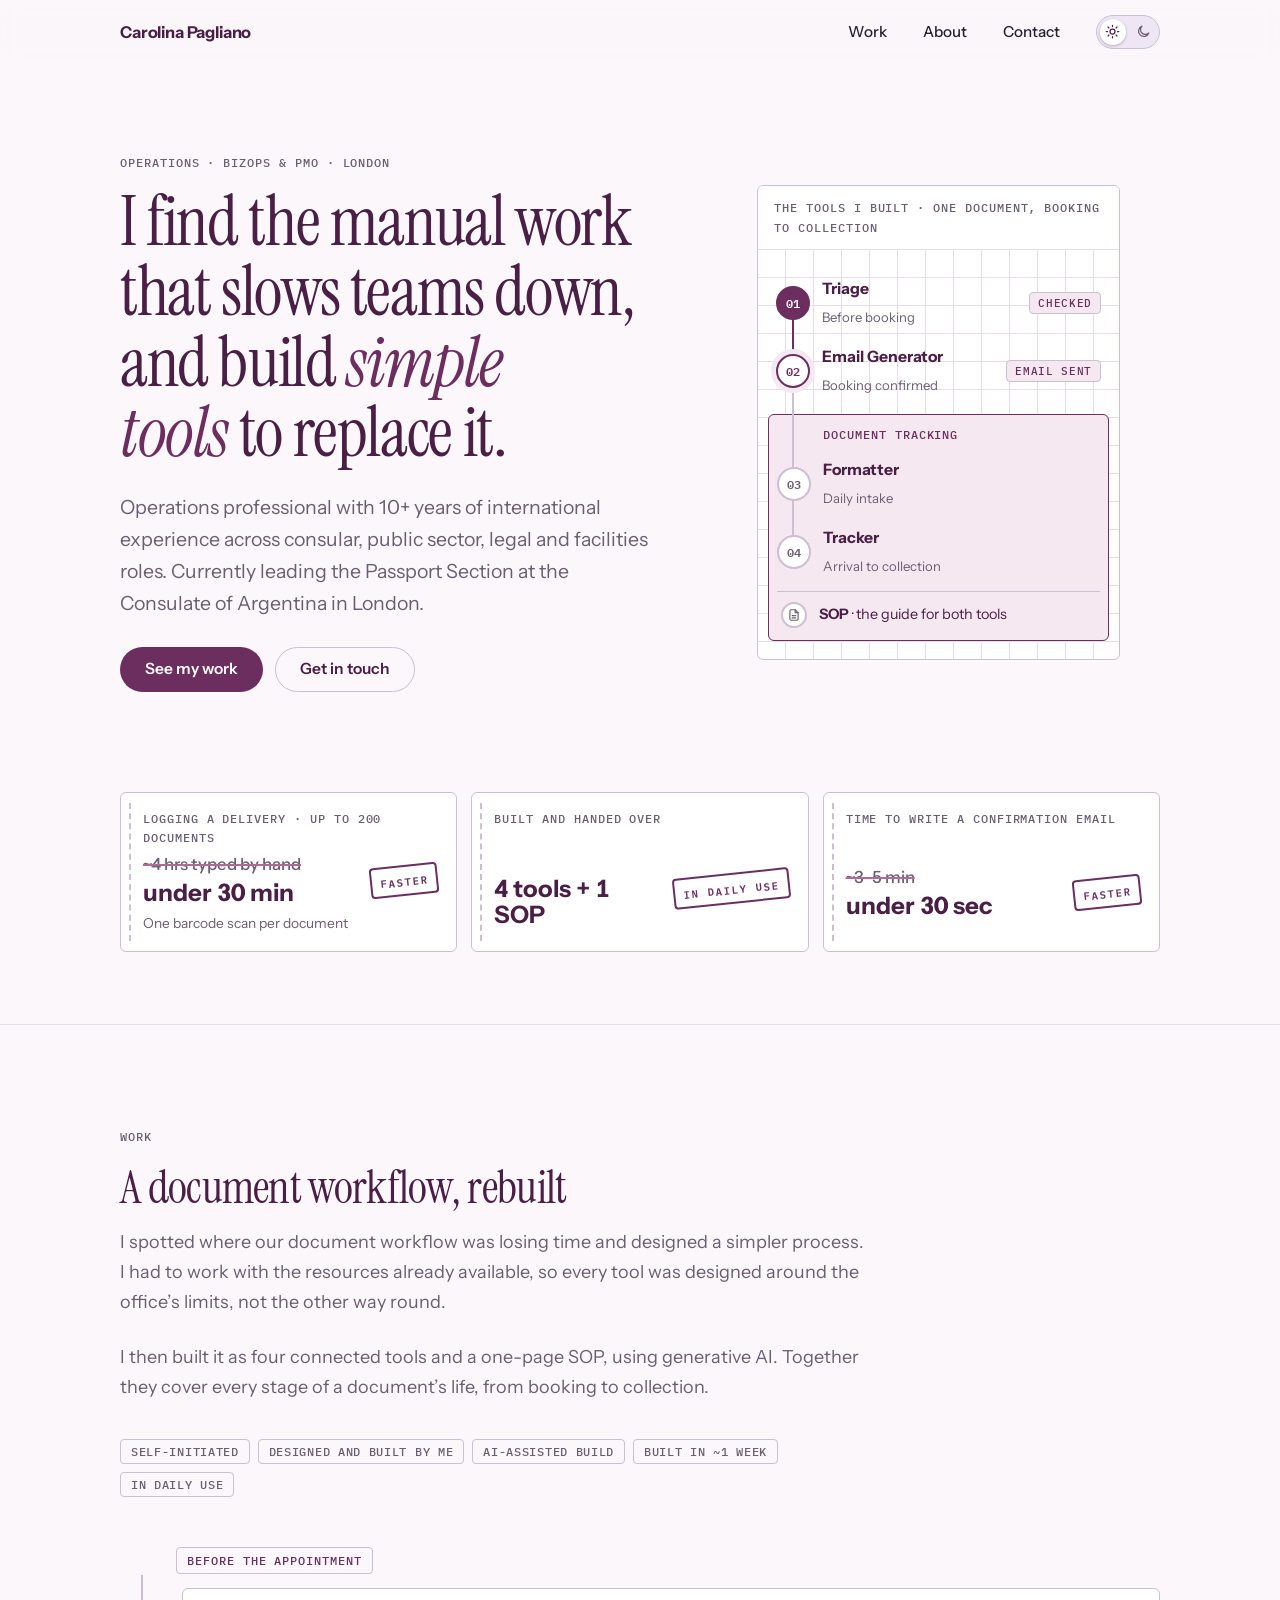
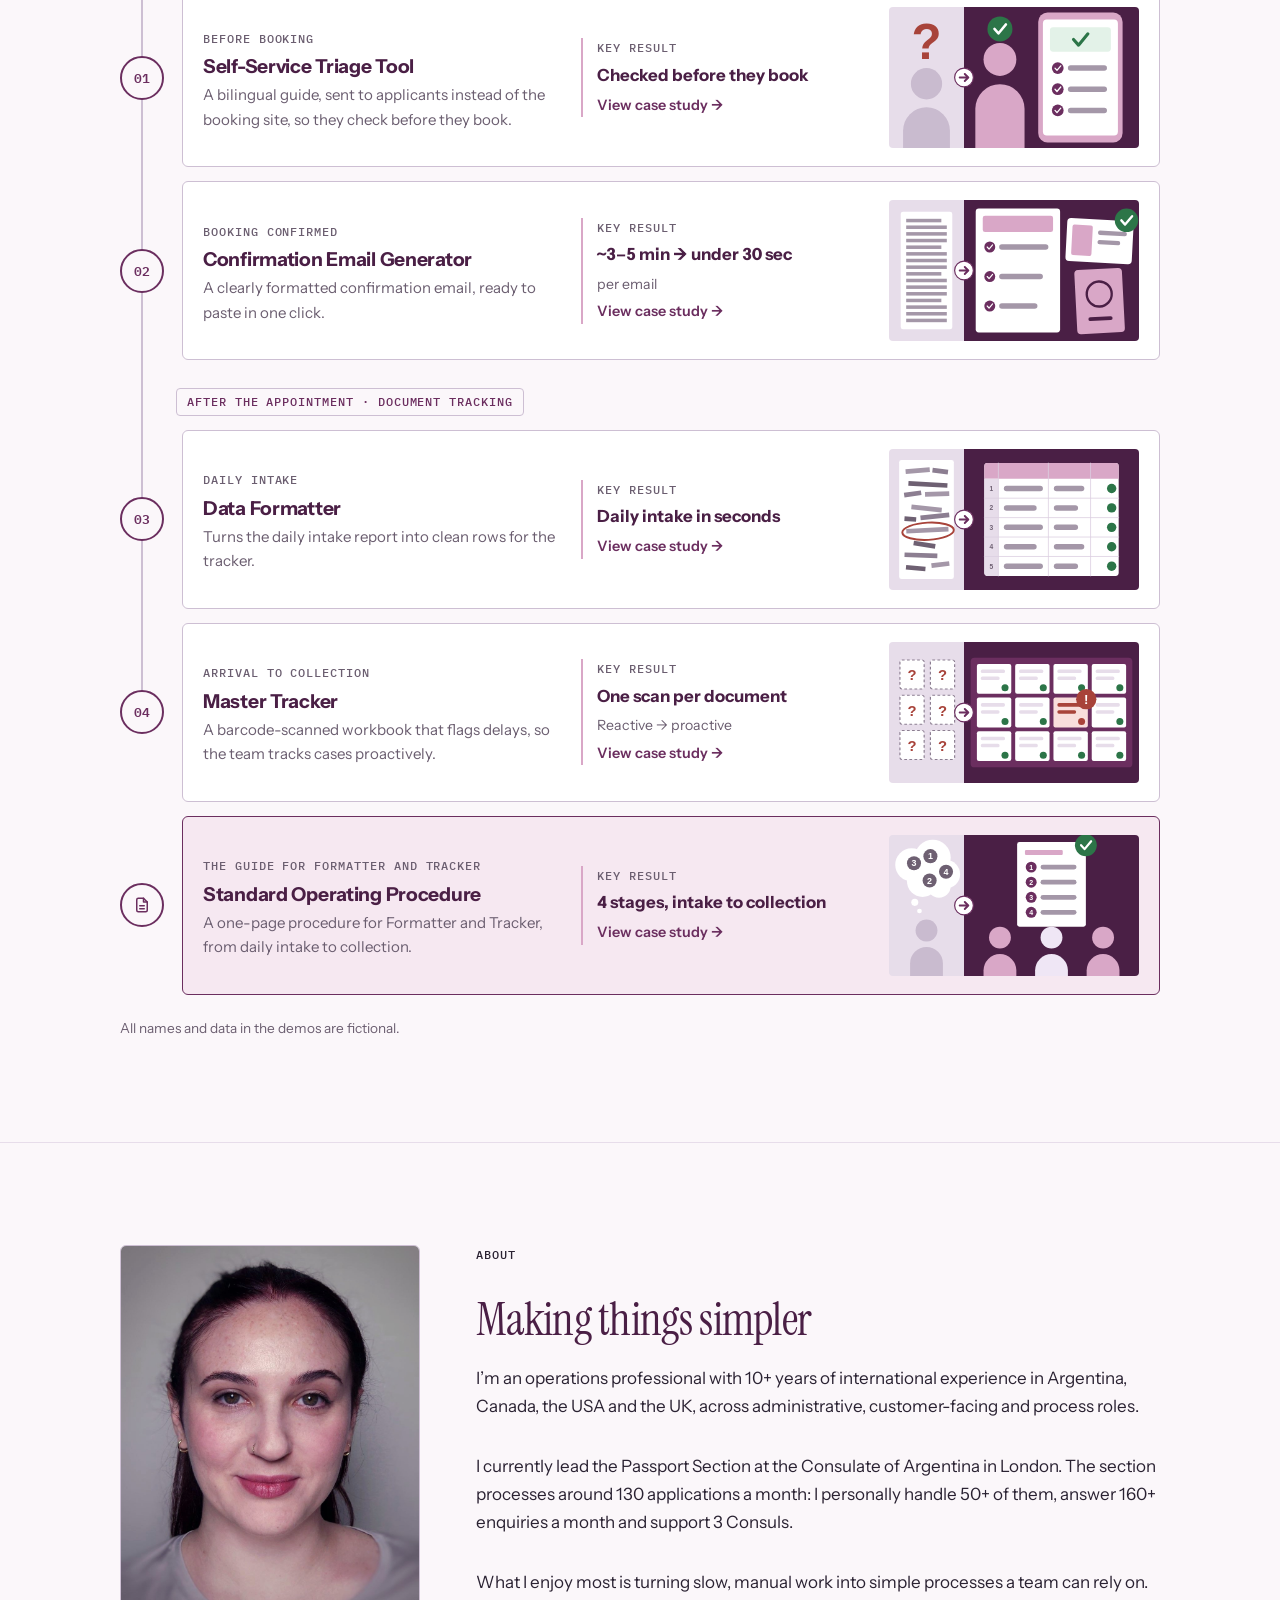
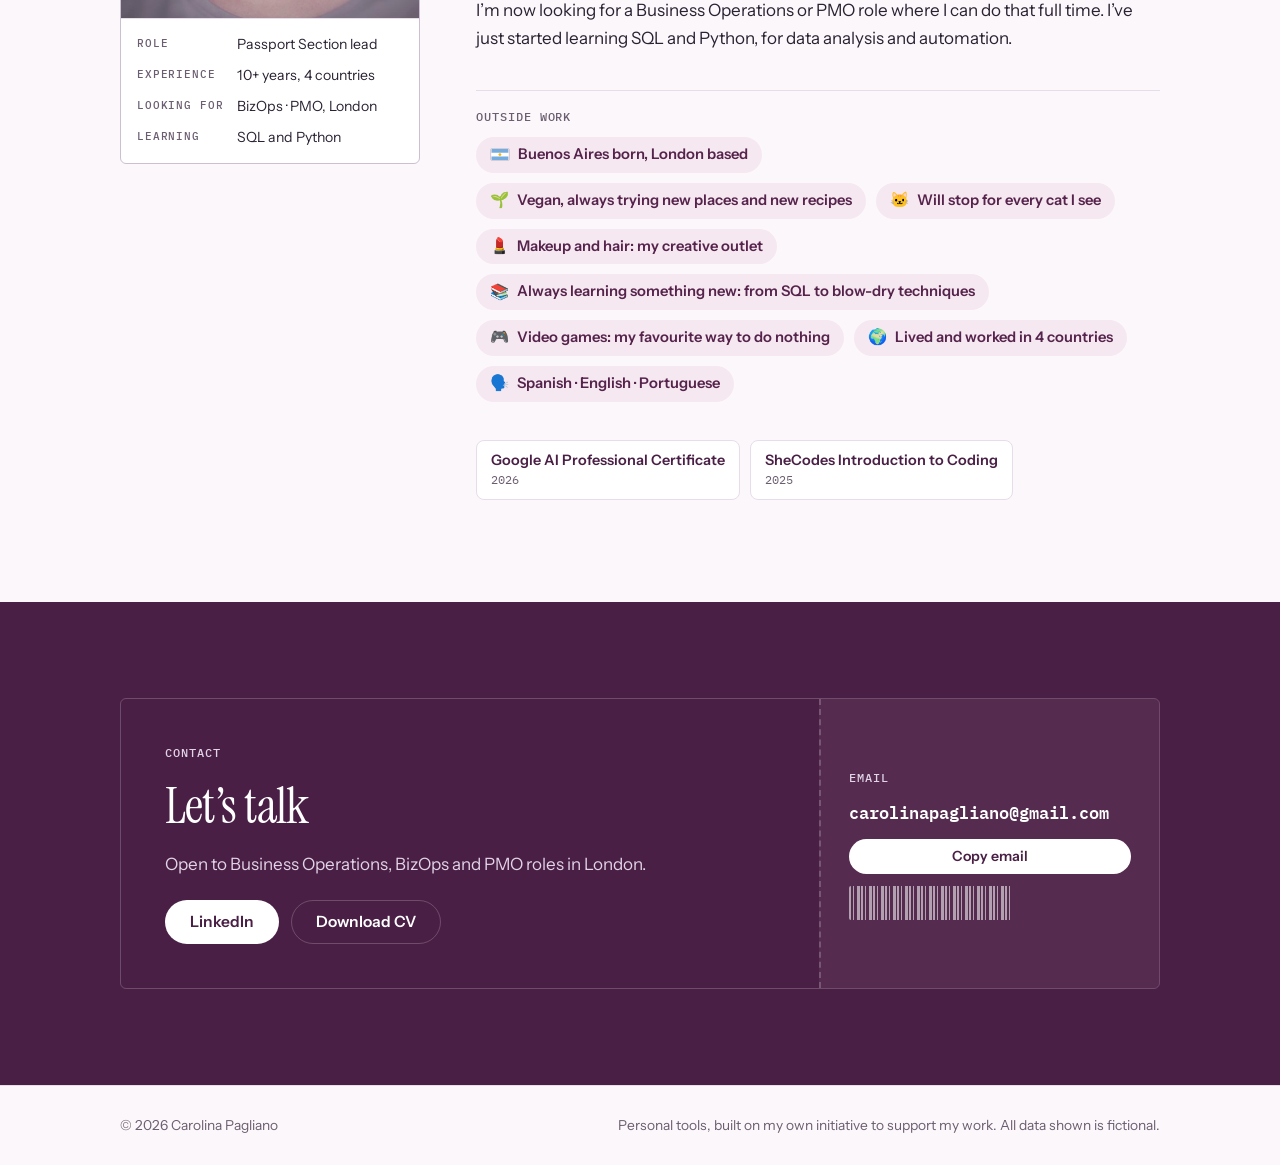
<file: index.html>
<!doctype html>
<html lang="en-GB">
<head>
<meta charset="utf-8">
<meta name="viewport" content="width=device-width, initial-scale=1, viewport-fit=cover">
<meta name="theme-color" content="#FBF7FA" media="(prefers-color-scheme: light)">
<meta name="theme-color" content="#1A1520" media="(prefers-color-scheme: dark)">
<script>(function(){try{var t=localStorage.getItem('theme');if(t==='light'||t==='dark'){document.documentElement.setAttribute('data-theme',t);document.querySelectorAll('meta[name="theme-color"]').forEach(function(m){m.content=t==='dark'?'#1A1520':'#FBF7FA';});}}catch(e){}})();</script>
<title>Carolina Pagliano · Operations &amp; Process Improvement</title>
<meta name="description" content="Operations professional in London who builds simple, AI-assisted tools that replace manual work.">
<meta property="og:type" content="website">
<meta property="og:title" content="Carolina Pagliano · Operations &amp; Process Improvement">
<meta property="og:description" content="Operations professional in London who builds simple, AI-assisted tools that replace manual work.">
<meta property="og:image" content="https://caritopagliano.github.io/images/og-banner.png?v=2">
<meta property="og:image:width" content="1200">
<meta property="og:image:height" content="630">
<meta property="og:url" content="https://caritopagliano.github.io/">
<meta name="twitter:card" content="summary_large_image">
<meta name="twitter:title" content="Carolina Pagliano · Operations &amp; Process Improvement">
<meta name="twitter:description" content="Operations professional in London who builds simple, AI-assisted tools that replace manual work.">
<meta name="twitter:image" content="https://caritopagliano.github.io/images/og-banner.png?v=2">
<link rel="icon" type="image/png" href="images/favicon.png?v=2">
<link rel="apple-touch-icon" href="images/favicon.png?v=2">
<link rel="preconnect" href="https://fonts.googleapis.com">
<link rel="preconnect" href="https://fonts.gstatic.com" crossorigin>
<link rel="stylesheet" href="https://fonts.googleapis.com/css2?family=IBM+Plex+Mono:wght@400;500;600&family=Instrument+Serif:ital@0;1&family=Instrument+Sans:wght@400;500;600;700&display=swap">
<link rel="stylesheet" href="styles.css?v=10">
<style>
  /* Redesign prototype: three families only (Instrument Serif headings, Instrument Sans text, Plex Mono "case" labels),
     hairline borders instead of soft shadows, one small corner radius, and the document's journey as the visual language. */
  :root { --font-body: "Instrument Sans", "Segoe UI", system-ui, sans-serif; --r: 6px; }
  body { font-family: var(--font-body); }
  a, button { touch-action: manipulation; }
  .mono { font-family: var(--font-mono); font-size: .74rem; font-weight: 500; letter-spacing: .08em; text-transform: uppercase; color: var(--muted); }
  .grid-paper { background-image: linear-gradient(var(--line) 1px, transparent 1px), linear-gradient(90deg, var(--line) 1px, transparent 1px); background-size: 28px 28px; background-position: -1px -1px; }

  /* ---------- Hero ---------- */
  .x-hero { padding-block: clamp(40px, 7vw, 88px) clamp(40px, 6vw, 72px); }
  .x-hero .wrap { display: grid; gap: 40px; align-items: center; }
  @media (min-width: 980px) { .x-hero .wrap { grid-template-columns: minmax(0, 1.1fr) minmax(0, .9fr); gap: 56px; } }
  .x-hero h1 { font-size: clamp(2.5rem, 1.6rem + 3.4vw, 4.4rem); line-height: 1.02; letter-spacing: -.02em; margin-top: 14px; }
  .x-hero h1 em { font-style: italic; color: var(--primary); }
  .x-hero .hero-sub { margin-top: 22px; }
  .x-hero .hero-actions { margin-top: 28px; }

  /* The journey: one case moving through the five stages, once, then it stops */
  .journey { position: relative; border: 1px solid var(--line-strong); border-radius: var(--r); background-color: var(--surface); overflow: hidden; }
  .journey-top { display: flex; justify-content: space-between; align-items: center; padding: 12px 16px; border-bottom: 1px solid var(--line); background: var(--surface); }
  .journey-body { position: relative; padding: 26px 18px 18px; }
  .j-line { position: absolute; left: 34px; top: 40px; bottom: 74px; width: 2px; background: var(--line-strong); }
  .j-fill { position: absolute; left: 0; top: 0; width: 100%; height: 0; background: var(--primary); transition: height .6s ease; }
  .j-stations { list-style: none; margin: 0; padding: 0; display: grid; gap: 14px; position: relative; }
  .j-st { display: grid; grid-template-columns: 34px 1fr auto; align-items: center; gap: 12px; }
  .j-dot { width: 34px; height: 34px; border-radius: 50%; border: 2px solid var(--line-strong); background: var(--surface); display: grid; place-items: center; font: 600 .74rem var(--font-mono); color: var(--muted); transition: background-color .3s, border-color .3s, color .3s; z-index: 1; }
  .j-st b { display: block; color: var(--heading); font-size: .98rem; }
  .j-st span.j-when { font-size: .82rem; color: var(--muted); }
  .j-tag { font: 500 .7rem var(--font-mono); letter-spacing: .06em; text-transform: uppercase; padding: 3px 8px; border: 1px solid transparent; border-radius: 4px; color: transparent; transition: color .3s, border-color .3s, background-color .3s; white-space: nowrap; }
  .j-st.done .j-dot { background: var(--primary); border-color: var(--primary); color: #fff; }
  .j-st.now .j-dot { border-color: var(--primary); color: var(--primary); box-shadow: 0 0 0 5px var(--primary-soft); }
  .j-st.done .j-tag, .j-st.now .j-tag { color: var(--primary); border-color: var(--line-strong); background: var(--primary-soft); }
  .j-sop { margin-top: 16px; display: flex; align-items: center; gap: 12px; padding: 10px 12px; border: 1px dashed var(--primary); border-radius: var(--r); color: var(--heading); font-size: .9rem; transition: background-color .3s; }
  .j-sop.on { background: var(--primary-soft); }
  .j-sop .j-dot { width: 26px; height: 26px; font-size: .66rem; }
  .j-env { position: absolute; right: 18px; top: 18px; padding: 7px 10px; border: 1px solid var(--line-strong); border-radius: 4px; background: var(--surface); box-shadow: 0 6px 14px rgb(var(--shadow-c) / .12); font: 500 .7rem/1.35 var(--font-mono); color: var(--ink); text-align: right; transition: transform .6s cubic-bezier(.4,.1,.2,1); }
  .j-env b { display: block; font-family: var(--font-body); font-size: .84rem; color: var(--heading); }
  .j-replay { font: 600 .82rem var(--font-body); color: var(--primary); background: none; border: 0; padding: 0; cursor: pointer; text-decoration: underline; text-underline-offset: 3px; }
  .j-replay[hidden] { display: none; }

  @media (max-width: 520px) { .j-st { grid-template-columns: 34px 1fr; } .j-tag { grid-column: 2; justify-self: start; margin-top: -4px; } }

  /* ---------- Stats as tear-off slips ---------- */
  .tslips { list-style: none; margin: 44px 0 0; padding: 0; display: grid; gap: 14px; grid-column: 1 / -1; }
  @media (min-width: 760px) { .tslips { grid-template-columns: repeat(3, 1fr); } }
  .tslip { position: relative; display: grid; grid-template-columns: 1fr auto; gap: 6px 14px; padding: 16px 18px 16px 22px; border: 1px solid var(--line-strong); border-radius: var(--r); background: var(--surface); }
  .tslip::before { content: ""; position: absolute; left: 8px; top: 10px; bottom: 10px; border-left: 2px dashed var(--line-strong); }
  .tslip .mono { grid-column: 1 / -1; }
  .tslip .was { font: 500 1.05rem var(--font-body); color: var(--muted); text-decoration: line-through; text-decoration-color: var(--accent); text-decoration-thickness: 2px; align-self: end; }
  .tslip .was.blank { text-decoration: none; min-height: 1.3em; }
  .tslip .now { font: 700 1.5rem/1.1 var(--font-body); color: var(--heading); font-variant-numeric: tabular-nums; }
  .tslip .stamp { align-self: center; justify-self: end; grid-row: 2 / span 2; grid-column: 2; padding: 4px 8px; border: 2px solid var(--primary); border-radius: 4px; color: var(--primary); font: 600 .66rem var(--font-mono); letter-spacing: .1em; text-transform: uppercase; transform: rotate(-6deg); }
  .tslip .what { grid-column: 1 / -1; font-size: .86rem; color: var(--muted); }

  /* ---------- Work: one pipeline instead of a diagram + five cards ---------- */
  .x-work { padding-block: clamp(56px, 8vw, 104px); border-top: 1px solid var(--line); }
  .x-work .section-head { max-width: 760px; }
  .x-work .intro + .intro { margin-top: 12px; }
  .tags-row { list-style: none; margin: 22px 0 0; padding: 0; display: flex; flex-wrap: wrap; gap: 8px; }
  .tags-row li { padding: 4px 10px; border: 1px solid var(--line-strong); border-radius: 4px; font: 500 .72rem var(--font-mono); letter-spacing: .06em; text-transform: uppercase; color: var(--muted); }

  .pipe { list-style: none; margin: 48px 0 0; padding: 0; position: relative; }
  .pipe::before { content: ""; position: absolute; left: 21px; top: 30px; bottom: var(--pipe-end, 30px); width: 2px; background: var(--line-strong); }
  .pipe > li + li { margin-top: 14px; }
  .stn-row { position: relative; display: grid; grid-template-columns: 44px minmax(0, 1fr); gap: 18px; align-items: center; color: inherit; text-decoration: none; }
  .stn-dot { width: 44px; height: 44px; border-radius: 50%; border: 2px solid var(--primary); background: var(--bg); display: grid; place-items: center; font: 600 .8rem var(--font-mono); color: var(--primary); z-index: 1; transition: background-color .2s, color .2s; }
  .stn-card { display: grid; gap: 14px; padding: 18px 20px; border: 1px solid var(--line-strong); border-radius: var(--r); background: var(--surface); transition: border-color .2s, transform .2s; }
  @media (min-width: 900px) { .stn-card { grid-template-columns: minmax(0, 1.25fr) minmax(0, 1fr) 250px; align-items: center; gap: 24px; } }
  .stn-row:hover .stn-card, .stn-row:focus-visible .stn-card { border-color: var(--primary); transform: translateX(4px); }
  .stn-row:hover .stn-dot, .stn-row:focus-visible .stn-dot { background: var(--primary); color: #fff; }
  .stn-row:focus-visible { outline: none; }
  .stn-row:focus-visible .stn-card { box-shadow: 0 0 0 3px var(--primary-soft); }
  .stn-name h3 { font-size: 1.2rem; margin-top: 4px; }
  .stn-name p { margin-top: 6px; color: var(--muted); font-size: .94rem; }
  .stn-result { display: grid; gap: 4px; padding-left: 14px; border-left: 2px solid var(--accent-deco); }
  .stn-result strong { color: var(--heading); font-size: 1.05rem; font-variant-numeric: tabular-nums; }
  .stn-result em { font-style: normal; color: var(--muted); font-size: .88rem; }
  .stn-img { display: none; }
  @media (min-width: 900px) { .stn-img { display: block; width: 250px; height: 141px; object-fit: cover; border-radius: 4px; } }
  .stn-go { font-weight: 600; color: var(--primary); font-size: .9rem; }
  .pipe li.is-sop .stn-card { border-style: solid; border-color: var(--primary); background: var(--primary-soft); }
  .pipe li.is-sop .stn-dot { border-style: solid; }
  .pipe li.grp { position: relative; z-index: 1; margin: 26px 0 10px 56px; }
  .pipe li.grp:first-child { margin-top: 0; }
  .pipe li.grp .mono { display: inline-block; padding: 3px 10px; border: 1px solid var(--line-strong); border-radius: 4px; background: var(--bg); color: var(--primary); }
  .demo-disclaimer { margin-top: 22px; }

  /* ---------- About ---------- */
  .x-about { padding-block: clamp(56px, 8vw, 104px); border-top: 1px solid var(--line); }
  .x-about .wrap { display: grid; gap: 36px; align-items: start; }
  @media (min-width: 900px) { .x-about .wrap { grid-template-columns: 300px minmax(0, 1fr); gap: 56px; } }
  .badge-card { border: 1px solid var(--line-strong); border-radius: var(--r); background: var(--surface); overflow: hidden; }
  .badge-card img { display: block; width: 100%; height: auto; aspect-ratio: 4 / 5; object-fit: cover; border-bottom: 1px solid var(--line); }
  .badge-card dl { margin: 0; padding: 14px 16px; display: grid; gap: 8px; }
  .badge-card dl div { display: grid; grid-template-columns: 92px 1fr; gap: 8px; font-size: .88rem; }
  .badge-card dt { font: 500 .68rem/1.9 var(--font-mono); letter-spacing: .08em; text-transform: uppercase; color: var(--muted); }
  .badge-card dd { margin: 0; color: var(--ink); }
  .x-about h2 { margin-top: 10px; }
  .x-about .about-text p + p { margin-top: 14px; }
  .x-about .about-text > p { color: var(--ink); }
  .x-about .outside { margin-top: 20px; padding-top: 16px; border-top: 1px solid var(--line); }
  .x-about .outside-chip { border-color: var(--line-strong); }
  .x-about .badges { margin-top: 20px; }

  /* ---------- Contact as the collection slip ---------- */
  .x-contact { padding-block: clamp(56px, 8vw, 96px); background: var(--band-bg); color: var(--band-fg); }
  .collect { display: grid; border: 1px solid var(--band-line); border-radius: var(--r); overflow: hidden; }
  @media (min-width: 900px) { .collect { grid-template-columns: minmax(0, 1fr) 340px; } }
  .collect-main { padding: clamp(24px, 4vw, 44px); display: grid; gap: 14px; align-content: start; }
  .collect-main .mono, .collect-stub .mono { color: var(--band-muted); }
  .collect-main h2 { color: var(--band-fg); font-size: clamp(2.2rem, 1.6rem + 2vw, 3.2rem); }
  .collect-main p { color: var(--band-muted); }
  .collect-actions { display: flex; flex-wrap: wrap; gap: 12px; margin-top: 8px; }
  .collect-stub { position: relative; padding: clamp(24px, 4vw, 44px) 28px; display: grid; gap: 12px; align-content: center; background: rgba(255,255,255,.06); border-top: 2px dashed var(--band-line); }
  @media (min-width: 900px) { .collect-stub { border-top: 0; border-left: 2px dashed var(--band-line); } }
  .collect-stub .email-text { font-size: 1.05rem; font-weight: 600; color: var(--band-fg); overflow-wrap: anywhere; }
  .collect-stub .barcode { height: 34px; background: repeating-linear-gradient(90deg, var(--band-fg) 0 2px, transparent 2px 4px, var(--band-fg) 4px 5px, transparent 5px 8px, var(--band-fg) 8px 11px, transparent 11px 12px); opacity: .55; border-radius: 2px; }
  /* Document tracking: Formatter, Tracker and the SOP that guides them, in one panel */
  .journey .j-line { z-index: 1; }
  .j-group { margin: 2px -8px 0; padding: 10px 8px; display: grid; gap: 12px; border: 1px solid var(--primary); border-radius: var(--r); background: var(--primary-soft); }
  .j-group-label { padding-left: 46px; color: var(--primary); }
  .j-sub { list-style: none; margin: 0; padding: 0; display: grid; gap: 14px; }
  .j-group .j-sop, .j-group .j-sop.on { margin-top: 0; padding: 10px 0 2px 4px; border: 0; border-top: 1px solid var(--line-strong); border-radius: 0; background: transparent; }
  .j-sop .j-dot svg { width: 14px; height: 14px; }
  .stn-dot svg { width: 18px; height: 18px; }
</style>
</head>
<body>
<a class="skip-link" href="#main">Skip to content</a>

<header class="site-header">
  <div class="wrap nav">
    <a class="brand" href="#top"><span class="brand-full">Carolina Pagliano</span><span class="brand-short">C<span class="brand-mark">.</span>P</span></a>
    <nav class="nav-links" aria-label="Main">
      <a href="#work">Work</a>
      <a href="#about">About</a>
      <a href="#contact">Contact</a>
      <button type="button" class="theme-switch" role="switch" aria-checked="false" aria-label="Dark mode"><svg class="ic-sun" viewBox="0 0 24 24" aria-hidden="true"><circle cx="12" cy="12" r="4"/><path d="M12 2v2M12 20v2M4.9 4.9l1.4 1.4M17.7 17.7l1.4 1.4M2 12h2M20 12h2M4.9 19.1l1.4-1.4M17.7 6.3l1.4-1.4"/></svg><svg class="ic-moon" viewBox="0 0 24 24" aria-hidden="true"><path d="M20.5 14.5A8.5 8.5 0 1 1 9.5 3.5a7 7 0 0 0 11 11z"/></svg><span class="theme-knob" aria-hidden="true"></span></button>
    </nav>
  </div>
</header>

<main id="main">

  <!-- 1. HERO: the claim on the left, the document's journey on the right -->
  <section class="x-hero" id="top">
    <div class="wrap">
      <div>
        <p class="mono">Operations · BizOps &amp; PMO · London</p>
        <h1>I find the manual work that slows teams down, and build <em>simple tools</em> to replace it.</h1>
        <p class="hero-sub">Operations professional with 10+ years of international experience across consular, public sector, legal and facilities roles. Currently leading the Passport Section at the Consulate of Argentina in London.</p>
        <div class="hero-actions">
          <a class="btn btn-primary" href="#work">See my work</a>
          <a class="btn btn-secondary" href="#contact">Get in touch</a>
        </div>
      </div>

      <figure class="journey" aria-label="One document's journey through the four tools, with the SOP as the guide for Formatter and Tracker">
        <div class="journey-top"><span class="mono">The tools I built &middot; one document, booking to collection</span></div>
        <div class="journey-body grid-paper">
          <div class="j-line" aria-hidden="true"><div class="j-fill" id="j-fill"></div></div>
          <ol class="j-stations" id="j-stations">
            <li class="j-st"><span class="j-dot">01</span><div><b>Triage</b><span class="j-when">Before booking</span></div><span class="j-tag">Checked</span></li>
            <li class="j-st"><span class="j-dot">02</span><div><b>Email Generator</b><span class="j-when">Booking confirmed</span></div><span class="j-tag">Email sent</span></li>
            <li class="j-group">
              <span class="mono j-group-label">Document tracking</span>
              <ol class="j-sub">
                <li class="j-st"><span class="j-dot">03</span><div><b>Formatter</b><span class="j-when">Daily intake</span></div><span class="j-tag">In the tracker</span></li>
                <li class="j-st"><span class="j-dot">04</span><div><b>Tracker</b><span class="j-when">Arrival to collection</span></div><span class="j-tag">Collected</span></li>
              </ol>
              <div class="j-sop" id="j-sop"><span class="j-dot"><svg viewBox="0 0 24 24" fill="none" stroke="currentColor" stroke-width="2" stroke-linecap="round" stroke-linejoin="round" aria-hidden="true"><path d="M14 3H7a2 2 0 0 0-2 2v14a2 2 0 0 0 2 2h10a2 2 0 0 0 2-2V8z"/><path d="M14 3v5h5M9 13h6M9 17h6"/></svg></span><span><b>SOP</b> &middot; the guide for both tools</span></div>
            </li>
          </ol>
        </div>
      </figure>

      <ul class="tslips" aria-label="Key numbers">
        <li class="tslip"><span class="mono">Logging a delivery · up to 200 documents</span><span class="was">~4&nbsp;hrs typed by hand</span><span class="stamp">Faster</span><span class="now">under 30&nbsp;min</span><span class="what">One barcode scan per document</span></li>
        <li class="tslip"><span class="mono">Built and handed over</span><span class="was blank" aria-hidden="true"></span><span class="stamp">In daily use</span><span class="now">4 tools + 1 SOP</span></li>
        <li class="tslip"><span class="mono">Time to write a confirmation email</span><span class="was">~3–5&nbsp;min</span><span class="stamp">Faster</span><span class="now">under 30&nbsp;sec</span></li>
      </ul>
    </div>
  </section>

  <!-- 2. WORK: the five case studies as stations on one line -->
  <section class="x-work" id="work">
    <div class="wrap">
      <div class="section-head">
        <p class="mono">Work</p>
        <h2>A document workflow, rebuilt</h2>
        <p class="intro">I spotted where our document workflow was losing time and designed a simpler process. I had to work with the resources already available, so every tool was designed around the office’s limits, not the other way round.</p>
        <p class="intro">I then built it as four connected tools and a one-page SOP, using generative AI. Together they cover every stage of a document’s life, from booking to collection.</p>
        <ul class="tags-row" aria-label="My role"><li>Self-initiated</li><li>Designed and built by me</li><li>AI-assisted build</li><li>Built in ~1 week</li><li>In daily use</li></ul>
      </div>

      <ol class="pipe">
        <li class="grp"><span class="mono">Before the appointment</span></li>
        <li><a class="stn-row" href="triage.html"><span class="stn-dot">01</span><span class="stn-card">
          <span class="stn-name"><span class="mono">Before booking</span><h3>Self-Service Triage Tool</h3><p>A bilingual guide, sent to applicants instead of the booking site, so they check before they book.</p></span>
          <span class="stn-result"><span class="mono">Key result</span><strong>Checked before they book</strong><span class="stn-go">View case study →</span></span>
          <img class="stn-img" src="images/case-triage.svg" alt="" width="640" height="360" loading="lazy"></span></a></li>
        <li><a class="stn-row" href="email-generator.html"><span class="stn-dot">02</span><span class="stn-card">
          <span class="stn-name"><span class="mono">Booking confirmed</span><h3>Confirmation Email Generator</h3><p>A clearly formatted confirmation email, ready to paste in one click.</p></span>
          <span class="stn-result"><span class="mono">Key result</span><strong>~3–5 min → under 30 sec</strong><em>per email</em><span class="stn-go">View case study →</span></span>
          <img class="stn-img" src="images/case-email-generator.svg" alt="" width="640" height="360" loading="lazy"></span></a></li>
        <li class="grp"><span class="mono">After the appointment · document tracking</span></li>
        <li><a class="stn-row" href="formatter.html"><span class="stn-dot">03</span><span class="stn-card">
          <span class="stn-name"><span class="mono">Daily intake</span><h3>Data Formatter</h3><p>Turns the daily intake report into clean rows for the tracker.</p></span>
          <span class="stn-result"><span class="mono">Key result</span><strong>Daily intake in seconds</strong><span class="stn-go">View case study →</span></span>
          <img class="stn-img" src="images/case-formatter.svg" alt="" width="640" height="360" loading="lazy"></span></a></li>
        <li><a class="stn-row" href="tracker.html"><span class="stn-dot">04</span><span class="stn-card">
          <span class="stn-name"><span class="mono">Arrival to collection</span><h3>Master Tracker</h3><p>A barcode-scanned workbook that flags delays, so the team tracks cases proactively.</p></span>
          <span class="stn-result"><span class="mono">Key result</span><strong>One scan per document</strong><em>Reactive → proactive</em><span class="stn-go">View case study →</span></span>
          <img class="stn-img" src="images/case-tracker.svg" alt="" width="640" height="360" loading="lazy"></span></a></li>
        <li class="is-sop"><a class="stn-row" href="sop.html"><span class="stn-dot"><svg viewBox="0 0 24 24" fill="none" stroke="currentColor" stroke-width="2" stroke-linecap="round" stroke-linejoin="round" aria-hidden="true"><path d="M14 3H7a2 2 0 0 0-2 2v14a2 2 0 0 0 2 2h10a2 2 0 0 0 2-2V8z"/><path d="M14 3v5h5M9 13h6M9 17h6"/></svg></span><span class="stn-card">
          <span class="stn-name"><span class="mono">The guide for Formatter and Tracker</span><h3>Standard Operating Procedure</h3><p>A one-page procedure for Formatter and Tracker, from daily intake to collection.</p></span>
          <span class="stn-result"><span class="mono">Key result</span><strong>4 stages, intake to collection</strong><span class="stn-go">View case study →</span></span>
          <img class="stn-img" src="images/case-sop.svg" alt="" width="640" height="360" loading="lazy"></span></a></li>
      </ol>
      <p class="demo-disclaimer">All names and data in the demos are fictional.</p>
    </div>
  </section>

  <!-- 3. ABOUT: photo and key facts as a staff-badge style card -->
  <section class="x-about" id="about">
    <div class="wrap">
      <div class="badge-card">
        <img src="images/photo.jpg" alt="Carolina Pagliano" width="959" height="1198" loading="lazy">
        <dl>
          <div><dt>Role</dt><dd>Passport Section lead</dd></div>
          <div><dt>Experience</dt><dd>10+ years, 4 countries</dd></div>
          <div><dt>Looking for</dt><dd>BizOps · PMO, London</dd></div>
          <div><dt>Learning</dt><dd>SQL and Python</dd></div>
        </dl>
      </div>
      <div class="about-text">
        <p class="mono">About</p>
        <h2>Making things simpler</h2>
        <p>I’m an operations professional with 10+ years of international experience in Argentina, Canada, the USA and the UK, across administrative, customer-facing and process roles.</p>
        <p>I currently lead the Passport Section at the Consulate of Argentina in London. The section processes around 130 applications a month: I personally handle 50+ of them, answer 160+ enquiries a month and support 3 Consuls.</p>
        <p>What I enjoy most is turning slow, manual work into simple processes a team can rely on. I’m now looking for a Business Operations or PMO role where I can do that full time. I’ve just started learning SQL and Python, for data analysis and automation.</p>
        <div class="outside">
          <span class="mono" id="outside-label">Outside work</span>
          <ul class="outside-chips" aria-labelledby="outside-label">
            <li class="outside-chip"><svg class="flag-ar" viewBox="0 0 18 12" aria-hidden="true"><rect width="18" height="12" fill="#ffffff"/><rect width="18" height="4" fill="#74ACDF"/><rect y="8" width="18" height="4" fill="#74ACDF"/><circle cx="9" cy="6" r="1.5" fill="#F6B40E"/></svg>Buenos Aires born, London based</li>
            <li class="outside-chip"><span class="chip-icon" aria-hidden="true">🌱</span>Vegan, always trying new places and new recipes</li>
            <li class="outside-chip"><span class="chip-icon" aria-hidden="true">🐱</span>Will stop for every cat I see</li>
            <li class="outside-chip"><span class="chip-icon" aria-hidden="true">💄</span>Makeup and hair: my creative outlet</li>
            <li class="outside-chip"><span class="chip-icon" aria-hidden="true">📚</span>Always learning something new: from SQL to blow-dry techniques</li>
            <li class="outside-chip"><span class="chip-icon" aria-hidden="true">🎮</span>Video games: my favourite way to do nothing</li>
            <li class="outside-chip"><span class="chip-icon" aria-hidden="true">🌍</span>Lived and worked in 4 countries</li>
            <li class="outside-chip"><span class="chip-icon" aria-hidden="true">🗣️</span>Spanish · English · Portuguese</li>
          </ul>
        </div>
        <ul class="badges" aria-label="Certifications">
          <li class="badge"><strong>Google AI Professional Certificate</strong><span>2026</span></li>
          <li class="badge"><strong>SheCodes Introduction to Coding</strong><span>2025</span></li>
        </ul>
      </div>
    </div>
  </section>

  <!-- 4. CONTACT: the collection slip, with a tear-off stub -->
  <section class="x-contact" id="contact">
    <div class="wrap">
      <div class="collect">
        <div class="collect-main">
          <p class="mono">Contact</p>
          <h2>Let’s talk</h2>
          <p>Open to Business Operations, BizOps and PMO roles in London.</p>
          <div class="collect-actions">
            <a class="btn btn-light" href="https://www.linkedin.com/in/carolina-pagliano" target="_blank" rel="noopener">LinkedIn</a>
            <a class="btn btn-ghost-light" href="Carolina-Pagliano-CV.pdf?v=2" target="_blank" rel="noopener">Download CV</a>
          </div>
        </div>
        <div class="collect-stub">
          <span class="mono">Email</span>
          <span class="email-text" id="email">carolinapagliano@gmail.com</span>
          <button class="btn btn-light btn-small" type="button" data-copy="carolinapagliano@gmail.com" aria-live="polite">Copy email</button>
          <div class="barcode" aria-hidden="true"></div>
        </div>
      </div>
    </div>
  </section>
</main>

<footer class="site-footer">
  <div class="wrap">
    <span>© <span id="year">2026</span> Carolina Pagliano</span>
    <span>Personal tools, built on my own initiative to support my work. All data shown is fictional.</span>
  </div>
</footer>

<script src="site.js?v=10"></script>
<script>
(function () {
  // Plays once (about 6 seconds), then stops on the last stage. Reduced motion: shows the finished state straight away.
  var reduce = window.matchMedia('(prefers-reduced-motion: reduce)').matches;
  var sts = document.querySelectorAll('#j-stations .j-st');
  var dots = document.querySelectorAll('#j-stations .j-st .j-dot');
  var line = document.querySelector('.j-line'), fill = document.getElementById('j-fill'), sop = document.getElementById('j-sop');
  var timer = null, current = 0;
  function centre(el) { var r = el.getBoundingClientRect(); return r.top + r.height / 2; }
  function fillTo(i) { fill.style.height = (centre(dots[Math.min(i, 3)]) - centre(dots[0])) + 'px'; }
  // Both timelines stop at Tracker: the SOP sits beside the stages it covers, not after them.
  function place() {
    var box = line.parentNode.getBoundingClientRect();
    line.style.top = (centre(dots[0]) - box.top) + 'px';
    line.style.bottom = 'auto';
    line.style.height = (centre(dots[3]) - centre(dots[0])) + 'px';
    fillTo(current);
    var pipe = document.querySelector('.pipe');
    var tracker = document.querySelector('.pipe li.is-sop').previousElementSibling.querySelector('.stn-dot');
    pipe.style.setProperty('--pipe-end', (pipe.getBoundingClientRect().bottom - centre(tracker)) + 'px');
  }
  function show(i) {
    current = i;
    sts.forEach(function (s, n) { s.classList.toggle('done', n < i); s.classList.toggle('now', n === i); });
    fillTo(i);
    sop.classList.toggle('on', i >= 0);
  }
  function play() {
    clearInterval(timer);
    if (reduce) { show(3); sts[3].classList.add('done'); return; }
    var i = 0; show(0);
    timer = setInterval(function () {
      i++;
      if (i > 3) { clearInterval(timer); sts[3].classList.remove('now'); sts[3].classList.add('done'); return; }
      show(i);
    }, 1400);
  }
  place();
  window.addEventListener('resize', place);
  window.addEventListener('load', place);
  if (document.fonts && document.fonts.ready) document.fonts.ready.then(place);
  play();
})();
</script>
</body>
</html>
</file>
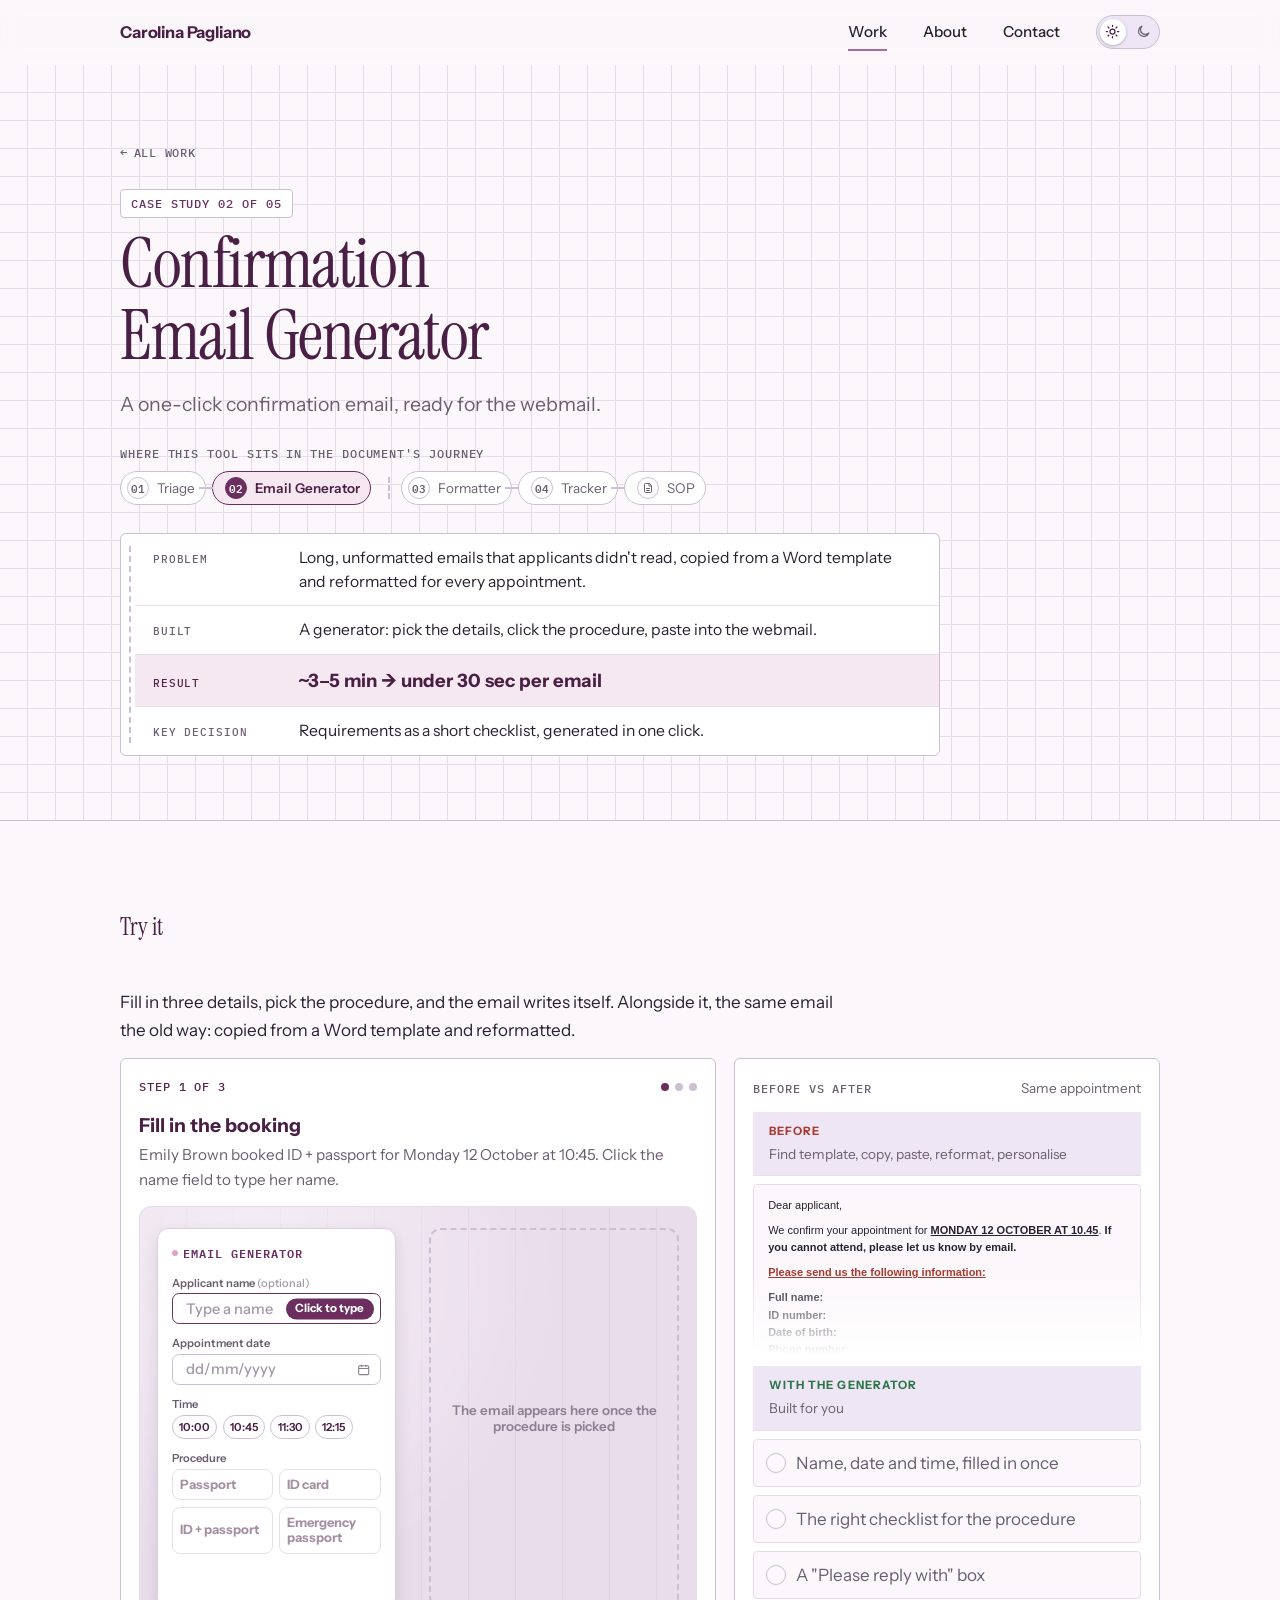
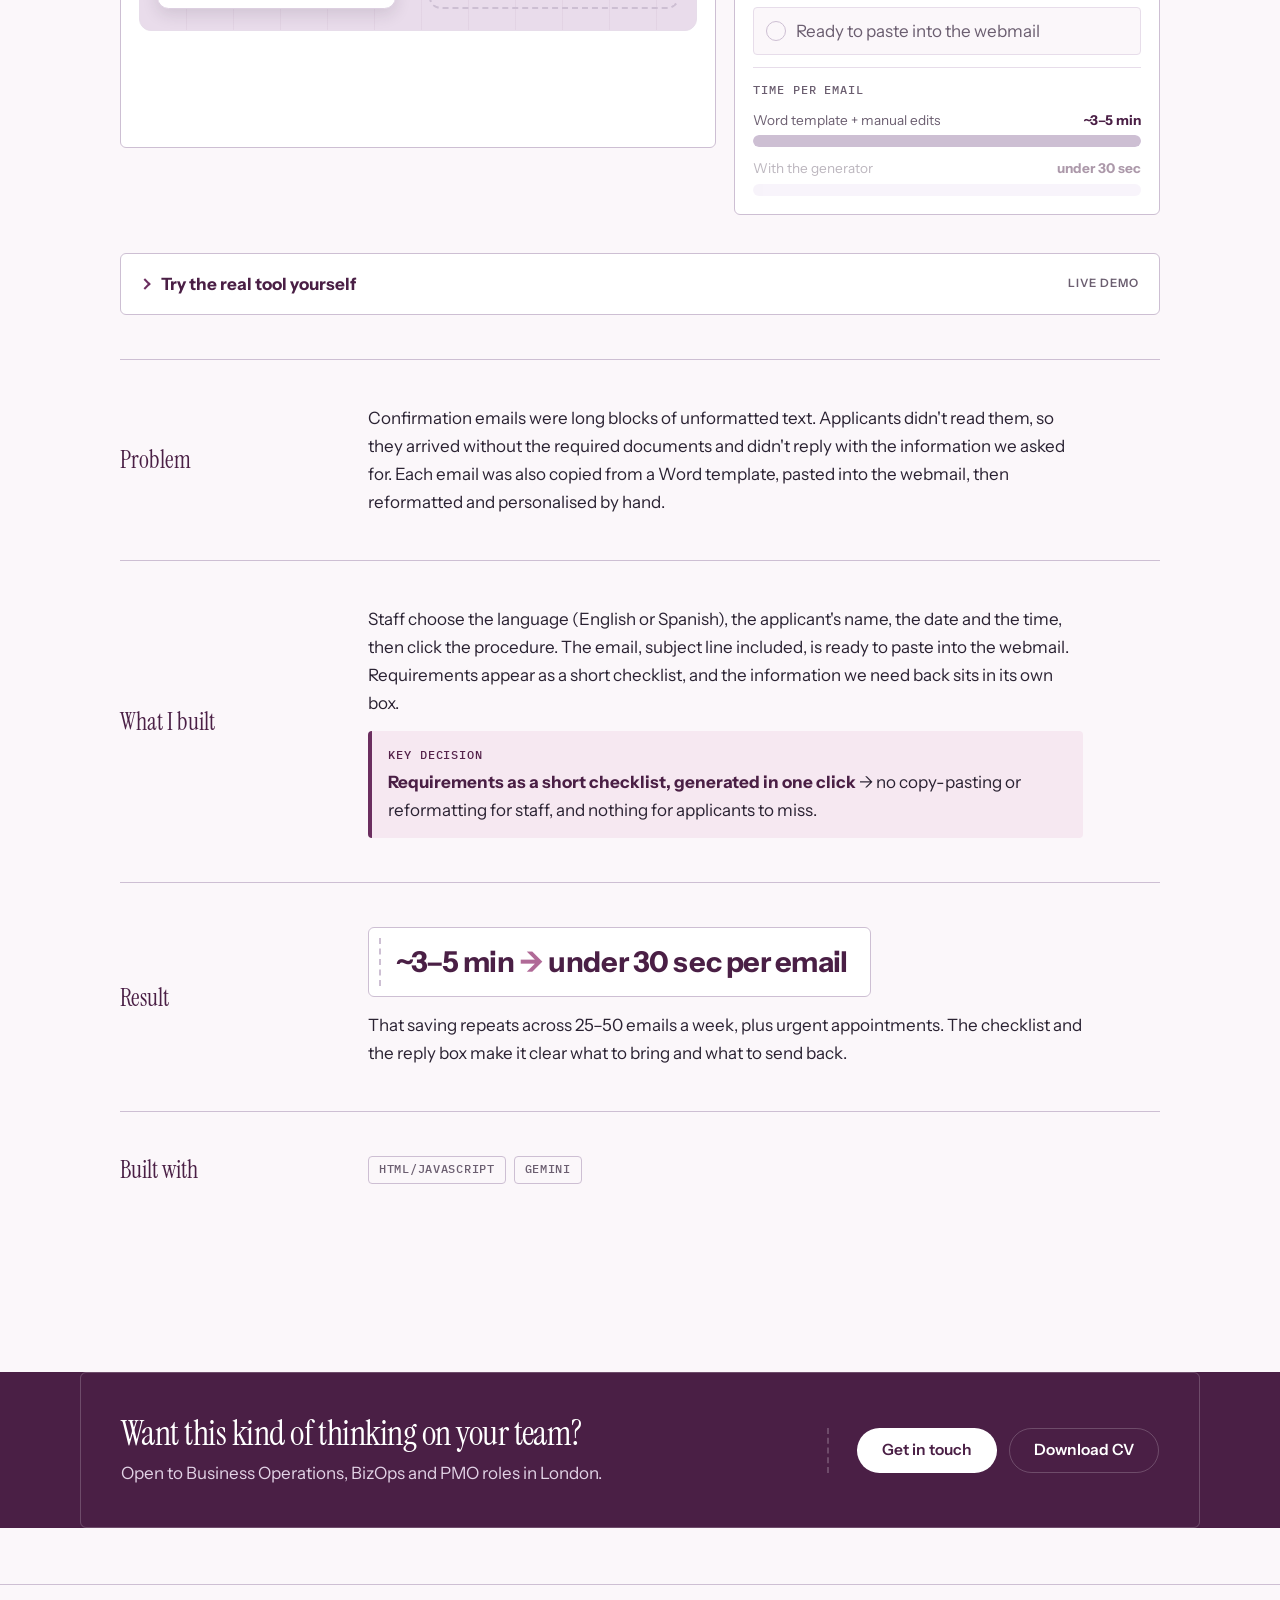
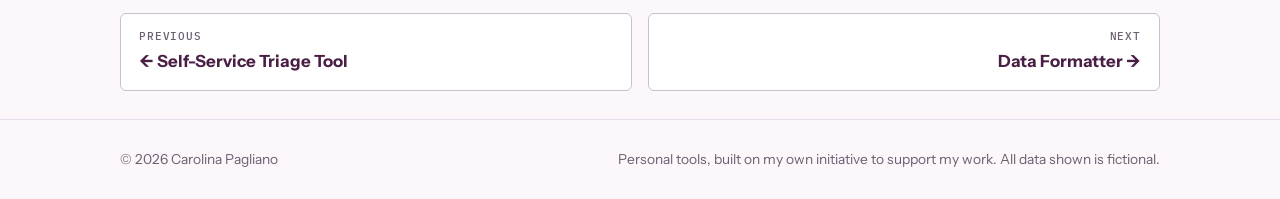
<file: email-generator.html>
<!doctype html>
<html lang="en-GB">
<head>
<meta charset="utf-8">
<meta name="viewport" content="width=device-width, initial-scale=1, viewport-fit=cover">
<meta name="theme-color" content="#FBF7FA" media="(prefers-color-scheme: light)">
<meta name="theme-color" content="#1A1520" media="(prefers-color-scheme: dark)">
<script>(function(){try{var t=localStorage.getItem('theme');if(t==='light'||t==='dark'){document.documentElement.setAttribute('data-theme',t);document.querySelectorAll('meta[name="theme-color"]').forEach(function(m){m.content=t==='dark'?'#1A1520':'#FBF7FA';});}}catch(e){}})();</script>
<title>Confirmation Email Generator · Carolina Pagliano</title>
<meta name="description" content="A one-click, clearly formatted confirmation email, ready to paste into the webmail.">
<meta property="og:type" content="website">
<meta property="og:title" content="Confirmation Email Generator · Carolina Pagliano">
<meta property="og:description" content="A one-click, clearly formatted confirmation email, ready to paste into the webmail.">
<meta property="og:image" content="https://caritopagliano.github.io/images/og-banner.png?v=2">
<meta property="og:image:width" content="1200">
<meta property="og:image:height" content="630">
<meta property="og:url" content="https://caritopagliano.github.io/email-generator.html">
<meta name="twitter:card" content="summary_large_image">
<meta name="twitter:title" content="Confirmation Email Generator · Carolina Pagliano">
<meta name="twitter:description" content="A one-click, clearly formatted confirmation email, ready to paste into the webmail.">
<meta name="twitter:image" content="https://caritopagliano.github.io/images/og-banner.png?v=2">
<link rel="icon" type="image/png" href="images/favicon.png?v=2">
<link rel="apple-touch-icon" href="images/favicon.png?v=2">
<link rel="preconnect" href="https://fonts.googleapis.com">
<link rel="preconnect" href="https://fonts.gstatic.com" crossorigin>
<link rel="stylesheet" href="https://fonts.googleapis.com/css2?family=IBM+Plex+Mono:wght@400;500&family=Instrument+Serif:ital@0;1&family=Instrument+Sans:wght@500;600;700&family=Public+Sans:ital,wght@0,400;0,500;0,600;1,400&display=swap">
<link rel="stylesheet" href="styles.css?v=10">
<link rel="stylesheet" href="redesign.css?v=10">
</head>
<body data-page="case">
<a class="skip-link" href="#main">Skip to content</a>
<header class="site-header">
  <div class="wrap nav">
    <a class="brand" href="index.html#top"><span class="brand-full">Carolina Pagliano</span><span class="brand-short">C<span class="brand-mark">.</span>P</span></a>
    <nav class="nav-links" aria-label="Main">
      <a href="index.html#work" aria-current="page">Work</a>
      <a href="index.html#about">About</a>
      <a href="index.html#contact">Contact</a>
      <button type="button" class="theme-switch" role="switch" aria-checked="false" aria-label="Dark mode"><svg class="ic-sun" viewBox="0 0 24 24" aria-hidden="true"><circle cx="12" cy="12" r="4"/><path d="M12 2v2M12 20v2M4.9 4.9l1.4 1.4M17.7 17.7l1.4 1.4M2 12h2M20 12h2M4.9 19.1l1.4-1.4M17.7 6.3l1.4-1.4"/></svg><svg class="ic-moon" viewBox="0 0 24 24" aria-hidden="true"><path d="M20.5 14.5A8.5 8.5 0 1 1 9.5 3.5a7 7 0 0 0 11 11z"/></svg><span class="theme-knob" aria-hidden="true"></span></button>
    </nav>
  </div>
</header>

<main id="main">
  <section class="cs-hero">
    <div class="wrap">
      <a class="back" href="index.html#work"><span aria-hidden="true">←</span> All work</a>
      <p class="eyebrow">Case study 02 of 05</p>
      <h1>Confirmation Email Generator</h1>
      <p class="lede">A one-click confirmation email, ready for the webmail.</p>
      <p class="mini-pipe-label">Where this tool sits in the document's journey</p><ol class="mini-pipe" aria-label="Where this tool sits: 01 and 02 before the appointment, 03 and 04 after it, with the SOP as the guide for those two"><li><a href="triage.html"><i>01</i><span>Triage</span></a></li><li class="on" aria-current="page"><i>02</i><span>Email Generator</span></li><li><a href="formatter.html"><i>03</i><span>Formatter</span></a></li><li><a href="tracker.html"><i>04</i><span>Tracker</span></a></li><li><a href="sop.html"><i><svg viewBox="0 0 24 24" fill="none" stroke="currentColor" stroke-width="2" stroke-linecap="round" stroke-linejoin="round" aria-hidden="true"><path d="M14 3H7a2 2 0 0 0-2 2v14a2 2 0 0 0 2 2h10a2 2 0 0 0 2-2V8z"/><path d="M14 3v5h5M9 13h6M9 17h6"/></svg></i><span>SOP</span></a></li></ol>
      <dl class="glance" aria-label="At a glance">
        <div><dt>Problem</dt><dd>Long, unformatted emails that applicants didn't read, copied from a Word template and reformatted for every appointment.</dd></div>
        <div><dt>Built</dt><dd>A generator: pick the details, click the procedure, paste into the webmail.</dd></div>
        <div class="glance-result"><dt>Result</dt><dd>~3–5 min → under 30 sec per email</dd></div>
        <div><dt>Key decision</dt><dd>Requirements as a short checklist, generated in one click.</dd></div>
      </dl>
    </div>
  </section>

  <div class="wrap cs-body">
    <section class="cs-block cs-try wide">
      <h2>Try it</h2>
      <div class="cs-content">
        <p>Fill in three details, pick the procedure, and the email writes itself. Alongside it, the same email the old way: copied from a Word template and reformatted.</p>
        <div class="sim email-sim">
          <section class="scene-card" aria-label="Simulation">
            <div class="step-row">
              <span class="step-label teal" id="step-label">Step 1 of 3</span>
              <div class="dots" aria-hidden="true"><span class="on"></span><span></span><span></span></div>
            </div>
            <div>
              <div class="scene-title" id="scene-title"></div>
              <p class="scene-help" id="scene-help"></p>
            </div>

            <div class="stage email" id="stage">
              <div class="stage-inner">
                <div class="gen" aria-label="Email generator">
                  <div class="gen-title"><i></i>Email generator</div>
                  <div class="fld"><b>Applicant name <span class="opt-note">(optional)</span></b><div class="inp" id="f-name"><em class="ival"></em><span class="iph">Type a name</span></div></div>
                  <div class="fld" id="fld-date"><b>Appointment date</b>
                    <div class="inp" id="f-date"><em class="ival"></em><span class="iph">dd/mm/yyyy</span>
                      <svg viewBox="0 0 24 24" fill="none" stroke="currentColor" stroke-width="2" aria-hidden="true"><rect x="3" y="5" width="18" height="16" rx="2"/><path d="M3 10h18M8 3v4M16 3v4"/></svg>
                    </div>
                    <div class="cal" id="cal" aria-hidden="true">
                      <div class="cal-head">October 2026<span>‹ ›</span></div>
                      <div class="cal-grid" id="cal-grid"></div>
                    </div>
                  </div>
                  <div class="fld"><b>Time</b>
                    <div class="times" id="times">
                      <span class="tchip">10:00</span><span class="tchip" id="t1045">10:45</span><span class="tchip">11:30</span><span class="tchip">12:15</span>
                    </div>
                  </div>
                  <div class="fld"><b>Procedure</b>
                    <div class="procs" id="procs">
                      <button type="button" class="proc dim" tabindex="-1">Passport</button>
                      <button type="button" class="proc dim" tabindex="-1">ID card</button>
                      <button type="button" class="proc dim" id="p-both" tabindex="-1">ID + passport</button>
                      <button type="button" class="proc dim" tabindex="-1">Emergency passport</button>
                    </div>
                  </div>
                </div>

                <div class="mail-ph" id="mail-ph" aria-hidden="true">The email appears here once the procedure is picked</div>
                <div class="mail" id="mail" aria-live="polite">
                  <div class="m-subj">Subject: <b>Appointment confirmed: ID + passport – Monday 12 October, 10:45</b></div>
                  <div class="m-text">Dear Emily Brown,</div>
                  <div class="m-when">Monday 12 October 2026 · 10:45</div>
                  <div class="m-h">Please bring</div>
                  <ul class="m-list"><li>Your current ID card</li><li>Your previous passport, if you have one</li><li>Proof of address (last 3 months)</li></ul>
                  <div class="m-reply"><b>Please reply with</b><br>full name · ID number · date of birth · phone</div>
                  <div class="m-actions" id="copy-row"><button type="button" class="m-copy" id="copy" tabindex="-1">Copy email</button></div>
                </div>

                <div class="outlook" id="outlook" aria-label="Webmail">
                  <div class="ol-bar"><span>New message · Webmail</span><span class="ol-send">Send</span></div>
                  <div class="ol-head"><div>To <b>Emily Brown</b></div><div>Subject <b>Appointment confirmed: ID + passport – Monday 12 October, 10:45</b></div></div>
                  <div class="ol-body">
                    <div>Dear Emily Brown,</div>
                    <div class="m-when">Monday 12 October 2026 · 10:45</div>
                    <div><b>Please bring:</b> current ID card · previous passport · proof of address</div>
                    <div class="m-reply"><b>Please reply with</b> full name · ID number · date of birth · phone</div>
                  </div>
                </div>
              </div>
            </div>

            <p class="scene-msg" id="scene-msg" aria-live="polite"></p>
            <div class="scene-actions">
              <button type="button" class="btn btn-secondary btn-small" id="replay" hidden>Replay</button>
              <span class="btn-hint" id="hint-btn" aria-hidden="true"><i></i><span>Click here</span></span>
            </div>
          </section>

          <section class="tracker-card" aria-label="Before and after">
            <div class="tracker-top">
              <span class="step-label">Before vs after</span>
              <span class="small-note">Same appointment</span>
            </div>
            <div class="cmp before">
              <div class="ba-head"><strong>Before</strong><span>Find template, copy, paste, reformat, personalise</span></div>
              <div class="old-mail" aria-label="Example of the old email format">
                <p>Dear applicant,</p>
                <p>We confirm your appointment for <b><u>MONDAY 12 OCTOBER AT 10.45</u></b>. <b>If you cannot attend, please let us know by email.</b></p>
                <p class="red">Please send us the following information:</p>
                <p><b>Full name:</b><br><b>ID number:</b><br><b>Date of birth:</b><br><b>Phone number:</b></p>
                <p>We also remind you that on the day of your appointment you must bring the following <b><u>requirements:</u></b></p>
                <p><b><u>a) Your latest ID.</u></b></p>
              </div>
            </div>
            <div class="cmp after">
              <div class="ba-head"><strong>With the generator</strong><span>Built for you</span></div>
              <ul class="includes">
                <li data-inc="details"><i>✓</i>Name, date and time, filled in once</li>
                <li data-inc="checklist"><i>✓</i>The right checklist for the procedure</li>
                <li data-inc="reply"><i>✓</i>A "Please reply with" box</li>
                <li data-inc="outlook"><i>✓</i>Ready to paste into the webmail</li>
              </ul>
            </div>
            <div class="timebars" id="timebars">
              <span class="step-label">Time per email</span>
              <div class="tb"><div class="tb-top"><span>Word template + manual edits</span><strong>~3–5 min</strong></div><div class="tb-track"><div class="tb-fill slow"></div></div></div>
              <div class="tb fast-row"><div class="tb-top"><span>With the generator</span><strong>under 30 sec</strong></div><div class="tb-track"><div class="tb-fill fast"></div></div></div>
            </div>
          </section>
        </div>

        <details class="try-more">
          <summary>Try the real tool yourself<span>Live demo</span></summary>
          <div class="try-more-body">
            <p class="try-more-intro">Fill in your own details or use the sample data, pick a procedure, and copy the finished email, in English or Spanish.</p>
          <div class="try">
            <span class="step-label">How to try it</span>
            <ol class="try-steps">
              <li>Click <strong>Try with sample data</strong></li>
              <li>Choose a procedure</li>
              <li>Copy the finished email</li>
            </ol>
          </div>
          <div class="demo">
            <div class="demo-bar">
              <span class="demo-tag">Live demo</span>
              <div class="demo-bar-actions">
                <button type="button" class="btn btn-primary btn-small pulse" id="eg-sample">Try with sample data</button>
                <button type="button" class="btn btn-secondary btn-small" id="eg-reset" hidden>Start over</button>
              </div>
            </div>
            <div class="demo-body">
              <div class="demo-top">
                <span class="step-label">Email language</span>
                <div class="seg" role="group" aria-label="Email language">
                  <button type="button" data-lang="es" aria-pressed="false">Español</button>
                  <button type="button" data-lang="en" aria-pressed="true">English</button>
                </div>
              </div>
              <div class="eg-grid">
                <div class="field"><label for="eg-name">Applicant name (optional)</label><input id="eg-name" type="text" autocomplete="off" placeholder="e.g. Emily Brown"></div>
                <div class="field"><label for="eg-date">Appointment date</label><input id="eg-date" type="date"></div>
              </div>
              <div class="field">
                <span class="step-label" id="eg-time-label">Time</span>
                <div class="chip-btns" role="group" aria-labelledby="eg-time-label" id="eg-times">
                  <button type="button" class="chip-btn" data-time="10:00" aria-pressed="false">10:00</button>
                  <button type="button" class="chip-btn" data-time="10:45" aria-pressed="false">10:45</button>
                  <button type="button" class="chip-btn" data-time="11:30" aria-pressed="false">11:30</button>
                  <button type="button" class="chip-btn" data-time="12:15" aria-pressed="false">12:15</button>
                  <button type="button" class="chip-btn" data-time="other" aria-pressed="false">Other</button>
                  <span class="time-other" id="eg-other-wrap" hidden><label class="visually-hidden" for="eg-other">Other time</label><input class="chip-btn" id="eg-other" type="time"></span>
                </div>
              </div>
              <div class="field">
                <span class="step-label">Procedure: click one to create the email</span>
                <div class="proc-grid" id="eg-procs"></div>
              </div>
              <div class="preview" id="eg-preview"></div>
              <p class="msg" id="eg-msg" aria-live="polite"></p>
            </div>
          </div>
          <p class="demo-note">The real tool covers 17 procedures, including children's documents and urgent cases. The demo shows 4. Requirements are illustrative.</p>
          </div>
        </details>
      </div>
    </section>

    <section class="cs-block">
      <h2>Problem</h2>
      <div class="cs-content">
        <p>Confirmation emails were long blocks of unformatted text. Applicants didn't read them, so they arrived without the required documents and didn't reply with the information we asked for. Each email was also copied from a Word template, pasted into the webmail, then reformatted and personalised by hand.</p>
      </div>
    </section>

    <section class="cs-block">
      <h2>What I built</h2>
      <div class="cs-content">
        <p>Staff choose the language (English or Spanish), the applicant's name, the date and the time, then click the procedure. The email, subject line included, is ready to paste into the webmail. Requirements appear as a short checklist, and the information we need back sits in its own box.</p>
        <div class="decision"><span class="decision-label">Key decision</span><p><strong>Requirements as a short checklist, generated in one click</strong> → no copy-pasting or reformatting for staff, and nothing for applicants to miss.</p></div>
      </div>
    </section>

    <section class="cs-block">
      <h2>Result</h2>
      <div class="cs-content">
        <p class="result-callout">~3–5 min <span class="arrow">→</span> under 30 sec per email</p>
        <p>That saving repeats across 25–50 emails a week, plus urgent appointments. The checklist and the reply box make it clear what to bring and what to send back.</p>
      </div>
    </section>

    <section class="cs-block">
      <h2>Built with</h2>
      <div class="cs-content">
        <ul class="chips"><li class="chip">HTML/JavaScript</li><li class="chip">Gemini</li></ul>
      </div>
    </section>
  </div>
</main>

<section class="cs-cta" aria-label="Get in touch">
  <div class="wrap cs-cta-inner">
    <div class="cs-cta-text">
      <h2>Want this kind of thinking on your team?</h2>
      <p>Open to Business Operations, BizOps and PMO roles in London.</p>
    </div>
    <div class="cs-cta-actions">
      <a class="btn btn-primary" href="index.html#contact">Get in touch</a>
      <a class="btn btn-secondary" href="Carolina-Pagliano-CV.pdf?v=2" target="_blank" rel="noopener">Download CV</a>
    </div>
  </div>
</section>

<nav class="cs-pager" aria-label="Case studies">
  <div class="wrap">
    <a class="prev" href="triage.html"><span>Previous</span><strong>← Self-Service Triage Tool</strong></a>
    <a class="next" href="formatter.html"><span>Next</span><strong>Data Formatter →</strong></a>
  </div>
</nav>
<footer class="site-footer">
  <div class="wrap">
    <span>© <span id="year">2026</span> Carolina Pagliano</span>
    <span>Personal tools, built on my own initiative to support my work. All data shown is fictional.</span>
  </div>
</footer>

<script src="site.js?v=10"></script>
<script>
(function () {
  // All requirements are illustrative.
  var TEXT = {
    en: {
      locale: 'en-GB', copy: 'Copy email', copied: 'Copied ✓', subjectLabel: 'Subject',
      subject: 'Appointment confirmed', dear: 'Dear', applicant: 'applicant', comma: ',',
      confirmed: 'Your appointment is confirmed:', bring: 'Please bring',
      reply: 'Please reply with', replyItems: 'full name · ID number · date of birth · phone',
      cant: "If you can't attend, please let us know by email.",
      sign: 'Kind regards,\nDocument Services Team', time: '[choose a time]', date: '[choose a date]',
      procs: {
        passport: { name: 'Passport', reqs: ['Your current ID card', 'Your previous passport, if you have one', 'This email, printed or on your phone'] },
        id: { name: 'ID card', reqs: ['Your current ID card, or your birth certificate if this is your first ID', 'Proof of address dated within the last 3 months', 'This email, printed or on your phone'] },
        both: { name: 'ID + passport', reqs: ['Your current ID card', 'Your previous passport, if you have one', 'Proof of address dated within the last 3 months', 'This email, printed or on your phone'] },
        emergency: { name: 'Emergency passport', reqs: ['Proof of travel, such as a flight booking', 'Your ID card or any other photo ID', 'A loss or theft report, if your passport was lost or stolen', 'This email, printed or on your phone'] }
      }
    },
    es: {
      locale: 'es-ES', copy: 'Copiar correo', copied: 'Copiado ✓', subjectLabel: 'Asunto',
      subject: 'Turno confirmado', dear: 'Estimado/a', applicant: 'solicitante', comma: ':',
      confirmed: 'Su turno está confirmado:', bring: 'Por favor, traiga',
      reply: 'Por favor, responda con', replyItems: 'nombre completo · número de documento · fecha de nacimiento · teléfono',
      cant: 'Si no puede asistir, avísenos por correo electrónico.',
      sign: 'Saludos cordiales,\nEquipo de Documentación', time: '[elija una hora]', date: '[elija una fecha]',
      procs: {
        passport: { name: 'Pasaporte', reqs: ['Su tarjeta de identidad actual', 'Su pasaporte anterior, si lo tiene', 'Este correo, impreso o en el teléfono'] },
        id: { name: 'Tarjeta de identidad', reqs: ['Su tarjeta de identidad actual, o su partida de nacimiento si es su primer documento', 'Un comprobante de domicilio de los últimos 3 meses', 'Este correo, impreso o en el teléfono'] },
        both: { name: 'Tarjeta de identidad + pasaporte', reqs: ['Su tarjeta de identidad actual', 'Su pasaporte anterior, si lo tiene', 'Un comprobante de domicilio de los últimos 3 meses', 'Este correo, impreso o en el teléfono'] },
        emergency: { name: 'Pasaporte de emergencia', reqs: ['Un comprobante de viaje, como la reserva del vuelo', 'Su tarjeta de identidad u otro documento con foto', 'Una denuncia de pérdida o robo, si su pasaporte se perdió o fue robado', 'Este correo, impreso o en el teléfono'] }
      }
    }
  };
  var ORDER = ['passport', 'id', 'both', 'emergency'];

  var state = { lang: 'en', time: null, proc: null };
  function $(id) { return document.getElementById(id); }
  var nameEl = $('eg-name'), dateEl = $('eg-date'), otherWrap = $('eg-other-wrap'), otherEl = $('eg-other');
  var procsEl = $('eg-procs'), preview = $('eg-preview'), msg = $('eg-msg');
  var sampleBtn = $('eg-sample'), resetBtn = $('eg-reset');

  function esc(s) { return String(s).replace(/[&<>"]/g, function (c) { return { '&': '&amp;', '<': '&lt;', '>': '&gt;', '"': '&quot;' }[c]; }); }
  function cap(s) { return s.charAt(0).toUpperCase() + s.slice(1); }
  // Browsers differ on the comma after the weekday ("Monday, 12 October"); drop it so every date reads the same
  function niceDate(s) { return cap(s.replace(/^([^\s,]+),/, '$1')); }
  function nextWeekday() {
    var d = new Date();
    d.setDate(d.getDate() + 7);
    while (d.getDay() === 0 || d.getDay() === 6) d.setDate(d.getDate() + 1);
    return d.getFullYear() + '-' + String(d.getMonth() + 1).padStart(2, '0') + '-' + String(d.getDate()).padStart(2, '0');
  }

  function parts() {
    var t = TEXT[state.lang];
    var p = t.procs[state.proc];
    var name = nameEl.value.trim().replace(/\s+/g, ' ') || t.applicant;
    var dt = dateEl.value ? new Date(dateEl.value + 'T12:00:00') : null;
    var okDate = dt && !isNaN(dt);
    var time = state.time === 'other' ? otherEl.value : state.time;
    return {
      t: t, p: p, name: name,
      shortDate: okDate ? niceDate(dt.toLocaleDateString(t.locale, { weekday: 'long', day: 'numeric', month: 'long' })) : null,
      longDate: okDate ? niceDate(dt.toLocaleDateString(t.locale, { weekday: 'long', day: 'numeric', month: 'long', year: 'numeric' })) : null,
      time: time || null
    };
  }
  // Missing values: highlighted in the preview, plain text in the copy
  function val(v, placeholder, html) { return v ? (html ? esc(v) : v) : (html ? '<mark class="ph-mark">' + esc(placeholder) + '</mark>' : placeholder); }

  function renderProcs() {
    var t = TEXT[state.lang];
    procsEl.innerHTML = ORDER.map(function (k) {
      return '<button type="button" class="proc-btn' + (k === state.proc ? ' is-active' : '') + '" data-proc="' + k + '" aria-pressed="' + (k === state.proc) + '">' +
        '<strong>' + esc(t.procs[k].name) + '</strong></button>';
    }).join('');
  }

  function renderPreview() {
    if (!state.proc) {
      preview.innerHTML = '<div class="empty-state">Your formatted email will appear here.</div>';
      preview.classList.add('is-empty');
      return;
    }
    preview.classList.remove('is-empty');
    var x = parts(), t = x.t;
    preview.innerHTML =
      '<div class="mail-subject toolbar"><span>' + t.subjectLabel + ': <strong>' + esc(t.subject + ': ' + x.p.name + ' – ') + val(x.shortDate, t.date, true) + ', ' + val(x.time, t.time, true) + '</strong></span>' +
        '<button type="button" class="btn btn-primary btn-small" id="eg-copy">' + esc(t.copy) + '</button></div>' +
      '<div class="mail-paper">' +
        '<p>' + esc(t.dear + ' ' + x.name + t.comma) + '</p>' +
        '<p>' + esc(t.confirmed) + '</p>' +
        '<div class="mail-when">' + val(x.longDate, t.date, true) + ' · ' + val(x.time, t.time, true) + '</div>' +
        '<h4>' + esc(t.bring) + '</h4>' +
        '<ul class="mail-check">' + x.p.reqs.map(function (r) { return '<li>' + esc(r) + '</li>'; }).join('') + '</ul>' +
        '<div class="mail-reply"><strong>' + esc(t.reply) + '</strong><span>' + esc(t.replyItems) + '</span></div>' +
        '<p class="mail-note">' + esc(t.cant) + '</p>' +
        '<p class="mail-sign">' + esc(t.sign) + '</p>' +
      '</div>';
  }

  // Formatted version for pasting into the webmail (inline styles), plus a plain-text fallback
  function emailHtml() {
    var x = parts(), t = x.t;
    var when = val(x.longDate, t.date) + ' · ' + val(x.time, t.time);
    return '<div style="font-family:Calibri,Arial,sans-serif;font-size:11pt;color:#2A2232">' +
      '<p><b>' + t.subjectLabel + ':</b> ' + esc(t.subject + ': ' + x.p.name + ' – ' + val(x.shortDate, t.date) + ', ' + val(x.time, t.time)) + '</p>' +
      '<p>' + esc(t.dear + ' ' + x.name + t.comma) + '</p><p>' + esc(t.confirmed) + '</p>' +
      '<p style="background:#F6E8F1;padding:8px 12px;font-weight:bold;font-size:12pt">' + esc(when) + '</p>' +
      '<p style="font-weight:bold;margin-bottom:4px">' + esc(t.bring) + '</p>' +
      '<ul style="margin-top:0">' + x.p.reqs.map(function (r) { return '<li>' + esc(r) + '</li>'; }).join('') + '</ul>' +
      '<p style="border:1px solid #CDBFD3;background:#EFE6F5;padding:8px 12px"><b>' + esc(t.reply) + ':</b><br>' + esc(t.replyItems) + '</p>' +
      '<p style="color:#6B5E70">' + esc(t.cant) + '</p>' +
      '<p>' + esc(t.sign).replace('\n', '<br>') + '</p></div>';
  }
  function emailText() {
    var x = parts(), t = x.t;
    return t.subjectLabel + ': ' + t.subject + ': ' + x.p.name + ' – ' + val(x.shortDate, t.date) + ', ' + val(x.time, t.time) + '\n\n' +
      t.dear + ' ' + x.name + t.comma + '\n\n' + t.confirmed + '\n' + val(x.longDate, t.date) + ' · ' + val(x.time, t.time) + '\n\n' +
      t.bring + ':\n' + x.p.reqs.map(function (r) { return '- ' + r; }).join('\n') + '\n\n' +
      t.reply + ': ' + t.replyItems + '\n\n' + t.cant + '\n\n' + t.sign;
  }

  function copyEmail(btn) {
    var t = TEXT[state.lang];
    btn.dataset.label = t.copy;
    function done() {
      btn.textContent = t.copied;
      clearTimeout(btn._t);
      btn._t = setTimeout(function () { btn.textContent = t.copy; }, 2000);
    }
    var text = emailText();
    if (window.ClipboardItem && navigator.clipboard && navigator.clipboard.write) {
      var item = new ClipboardItem({
        'text/html': new Blob([emailHtml()], { type: 'text/html' }),
        'text/plain': new Blob([text], { type: 'text/plain' })
      });
      navigator.clipboard.write([item]).then(done, function () { window.copyText(text, btn, t.copied); });
    } else {
      window.copyText(text, btn, t.copied);
    }
    msg.textContent = 'Email copied. Paste it into a new email in the webmail.';
  }

  function changed() {
    var dirty = !!(nameEl.value || dateEl.value || state.time || state.proc);
    resetBtn.hidden = !dirty;
  }

  function stopPulse() { sampleBtn.classList.remove('pulse'); }

  procsEl.addEventListener('click', function (e) {
    var b = e.target.closest('.proc-btn');
    if (!b) return;
    state.proc = b.dataset.proc;
    renderProcs();
    renderPreview();
    window.flash(preview);
    var missing = !dateEl.value || !(state.time === 'other' ? otherEl.value : state.time);
    msg.textContent = 'Email created for ' + TEXT.en.procs[state.proc].name + '.' +
      (missing ? ' Choose a date and time to fill the highlighted gaps.' : ' Click Copy email to paste it into the webmail.');
    changed();
  });

  preview.addEventListener('click', function (e) {
    if (e.target.id === 'eg-copy') copyEmail(e.target);
  });

  $('eg-times').addEventListener('click', function (e) {
    var b = e.target.closest('[data-time]');
    if (!b) return;
    state.time = b.dataset.time;
    document.querySelectorAll('[data-time]').forEach(function (x) { x.setAttribute('aria-pressed', String(x === b)); });
    otherWrap.hidden = state.time !== 'other';
    if (state.time === 'other') otherEl.focus();
    renderPreview();
    changed();
  });

  document.querySelectorAll('[data-lang]').forEach(function (b) {
    b.addEventListener('click', function () {
      state.lang = b.dataset.lang;
      document.querySelectorAll('[data-lang]').forEach(function (x) { x.setAttribute('aria-pressed', String(x === b)); });
      preview.setAttribute('lang', state.lang === 'es' ? 'es' : 'en-GB');
      renderProcs();
      renderPreview();
      if (state.proc) window.flash(preview);
    });
  });

  [nameEl, dateEl, otherEl].forEach(function (el) { el.addEventListener('input', function () { renderPreview(); changed(); }); });

  sampleBtn.addEventListener('click', function () {
    stopPulse();
    nameEl.value = 'Emily Brown';
    dateEl.value = nextWeekday();
    state.time = '10:45';
    otherWrap.hidden = true;
    document.querySelectorAll('[data-time]').forEach(function (x) { x.setAttribute('aria-pressed', String(x.dataset.time === '10:45')); });
    state.proc = 'both';
    renderProcs();
    renderPreview();
    window.flash(preview);
    msg.textContent = 'Sample loaded: Emily Brown, ID + passport. Try another procedure, or click Copy email.';
    changed();
  });

  resetBtn.addEventListener('click', function () {
    nameEl.value = '';
    dateEl.value = '';
    otherEl.value = '';
    otherWrap.hidden = true;
    state.time = null;
    state.proc = null;
    document.querySelectorAll('[data-time]').forEach(function (x) { x.setAttribute('aria-pressed', 'false'); });
    renderProcs();
    renderPreview();
    msg.textContent = 'Cleared. Click Try with sample data to start again.';
    changed();
    sampleBtn.focus();
  });

  renderProcs();
  renderPreview();
})();
</script>
<script>
(function () {
  var reduce = window.matchMedia('(prefers-reduced-motion: reduce)').matches;
  function wait(ms) { return new Promise(function (r) { setTimeout(r, reduce ? 0 : ms); }); }
  function $(id) { return document.getElementById(id); }
  // phase: 0 name · 1 open calendar · 2 pick day · 3 pick time · 4 procedure · 5 copy · 6 done
  var phase = 0, busy = false;

  // October 2026 starts on a Thursday (Monday-first grid: 3 blanks)
  var g = '<b>M</b><b>T</b><b>W</b><b>T</b><b>F</b><b>S</b><b>S</b><i></i><i></i><i></i>';
  for (var d = 1; d <= 31; d++) g += '<span' + (d === 12 ? ' id="d12"' : '') + '>' + d + '</span>';
  $('cal-grid').innerHTML = g;

  function setStep(n, title, help) {
    $('step-label').textContent = 'Step ' + n + ' of 3';
    document.querySelectorAll('.dots span').forEach(function (d, i) { d.classList.toggle('on', i < n); });
    $('scene-title').textContent = title; $('scene-help').textContent = help;
  }
  function tick(key) { var li = document.querySelector('[data-inc="' + key + '"]'); li.classList.add('done'); li.classList.remove('flash'); void li.offsetWidth; li.classList.add('flash'); }
  function tapLabel(el, text, cls) { var old = el.querySelector(':scope > .tap'); if (old) old.remove(); if (text) el.insertAdjacentHTML('beforeend', '<span class="tap' + (cls ? ' ' + cls : '') + '" aria-hidden="true">' + text + '</span>'); }
  function target(el, text, cls) { el.classList.add('target'); tapLabel(el, text, cls); }
  function untarget(el) { el.classList.remove('target'); tapLabel(el, ''); }
  function val(id) { return $(id).querySelector('.ival'); }

  async function typeName() {
    busy = true;
    var f = $('f-name'); untarget(f); f.classList.add('active', 'typing');
    var text = 'Emily Brown';
    for (var i = 1; i <= text.length; i++) { val('f-name').textContent = text.slice(0, i); await wait(55 + Math.random() * 45); }
    f.classList.remove('active', 'typing');
    phase = 1;
    $('scene-help').textContent = 'Next, the date. Click the date field to open the calendar.';
    target($('f-date'), 'Click', 'inside');
    busy = false;
  }
  function openCal() {
    phase = 2;
    var f = $('f-date'); untarget(f); f.classList.add('active');
    $('cal').classList.add('open');
    $('scene-help').textContent = 'Pick Monday 12 from the calendar.';
    target($('d12'), 'Click', 'above');
  }
  async function pickDay() {
    busy = true;
    untarget($('d12')); $('d12').classList.add('target');
    await wait(180);
    $('cal').classList.remove('open'); $('d12').classList.remove('target');
    $('f-date').classList.remove('active');
    val('f-date').textContent = 'Mon 12 Oct 2026';
    phase = 3;
    $('scene-help').textContent = 'Last detail: the time. The usual slots are preset, so it is one click.';
    target($('t1045'), 'Click', 'above');
    busy = false;
  }
  function pickTime() {
    var t = $('t1045'); untarget(t); t.classList.add('picked');
    tick('details');
    phase = 4;
    setStep(2, 'Pick the procedure', 'Click the procedure. The generator adds the right requirements for it.');
    $('scene-msg').textContent = 'Name, date and time are in. Nothing else to type.';
    var b = $('p-both'); b.classList.remove('dim'); b.tabIndex = 0; target(b, 'Click');
  }
  async function pickProc() {
    busy = true;
    var b = $('p-both'); untarget(b); b.classList.add('picked');
    $('mail-ph').classList.add('off');
    var mail = $('mail'); mail.classList.add('on');
    var parts = Array.prototype.slice.call(mail.children);
    for (var i = 0; i < parts.length; i++) {
      parts[i].classList.add('in');
      if (parts[i].classList.contains('m-list')) tick('checklist');
      if (parts[i].classList.contains('m-reply')) tick('reply');
      await wait(110);
    }
    phase = 5;
    setStep(3, 'Copy it into the webmail', 'One click copies the whole formatted email, subject line included.');
    $('scene-msg').textContent = 'Compare it with the old email under Before vs after: the date stands out, the requirements are a short checklist, and what we need back has its own box.';
    var c = $('copy'); c.classList.add('target'); c.tabIndex = 0; tapLabel($('copy-row'), 'Click');
    busy = false;
  }
  async function copyMail() {
    busy = true;
    var c = $('copy'); tapLabel($('copy-row'), ''); c.classList.remove('target'); c.textContent = 'Copied ✓';
    await wait(250);
    $('mail').classList.add('fly');
    $('outlook').classList.add('in');
    await wait(450);
    tick('outlook');
    $('timebars').classList.add('show');
    phase = 6;
    $('scene-msg').innerHTML = 'Pasted into the webmail and ready to send: <strong>under 30 seconds</strong> instead of ~3–5 minutes copying and reformatting a Word template.';
    $('replay').hidden = false; $('hint-btn').classList.add('show');
    busy = false;
  }

  // One handler for the whole desk: the highlighted item or its pointer label runs the current step
  $('stage').addEventListener('click', function (e) {
    if (busy) return;
    var on = function (sel) { return !!e.target.closest(sel); };
    var onTap = on('.tap');
    if (phase === 0 && (onTap || on('#f-name'))) typeName();
    else if (phase === 1 && (onTap || on('#f-date'))) openCal();
    else if (phase === 2 && (onTap || on('#d12'))) pickDay();
    else if (phase === 3 && (onTap || on('#t1045'))) pickTime();
    else if (phase === 4 && (onTap || on('#p-both'))) pickProc();
    else if (phase === 5 && (onTap || on('#copy'))) copyMail();
  });
  $('replay').addEventListener('click', reset);
  // The "Click here" label does the same as the button it points at
  $('hint-btn').addEventListener('click', function () {
    var b = Array.prototype.filter.call(document.querySelectorAll('.scene-actions .btn'), function (x) { return !x.hidden; })[0];
    if (b) b.click();
  });

  function reset() {
    phase = 0; busy = false;
    ['f-name', 'f-date'].forEach(function (id) { val(id).textContent = ''; var f = $(id); f.className = 'inp'; tapLabel(f, ''); });
    $('cal').classList.remove('open'); untarget($('d12'));
    document.querySelectorAll('.tchip').forEach(function (t) { t.className = 'tchip'; tapLabel(t, ''); });
    document.querySelectorAll('.proc').forEach(function (p) { p.className = 'proc dim'; p.tabIndex = -1; tapLabel(p, ''); });
    $('mail-ph').classList.remove('off');
    var mail = $('mail'); mail.className = 'mail'; Array.prototype.forEach.call(mail.children, function (x) { x.classList.remove('in'); });
    tapLabel($('copy-row'), ''); var c = $('copy'); c.className = 'm-copy'; c.textContent = 'Copy email'; c.tabIndex = -1;
    $('outlook').classList.remove('in');
    document.querySelectorAll('.includes li').forEach(function (li) { li.classList.remove('done', 'flash'); });
    $('timebars').classList.remove('show');
    $('replay').hidden = true; $('hint-btn').classList.remove('show');
    setStep(1, 'Fill in the booking', 'Emily Brown booked ID + passport for Monday 12 October at 10:45. Click the name field to type her name.');
    $('scene-msg').textContent = '';
    target($('f-name'), 'Click to type', 'inside');
  }
  reset();
})();
</script>
</body>
</html>
</file>
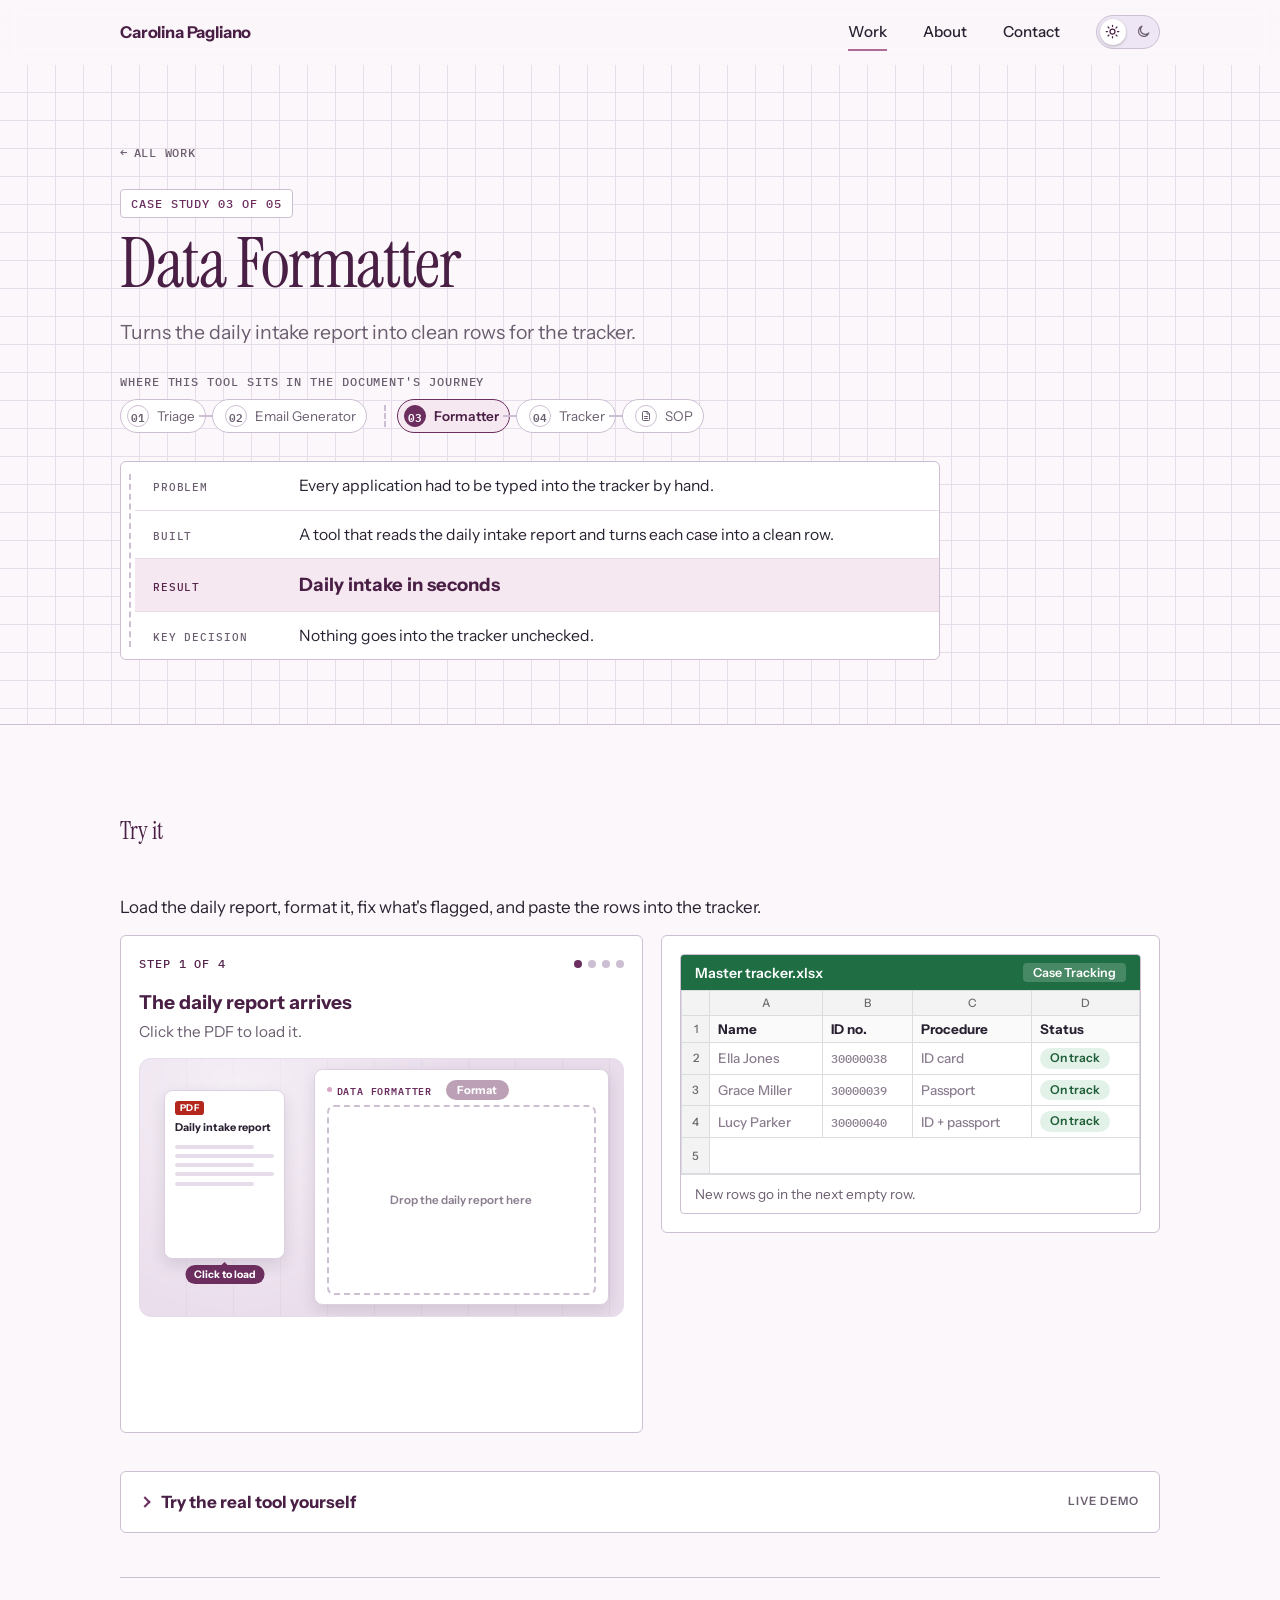
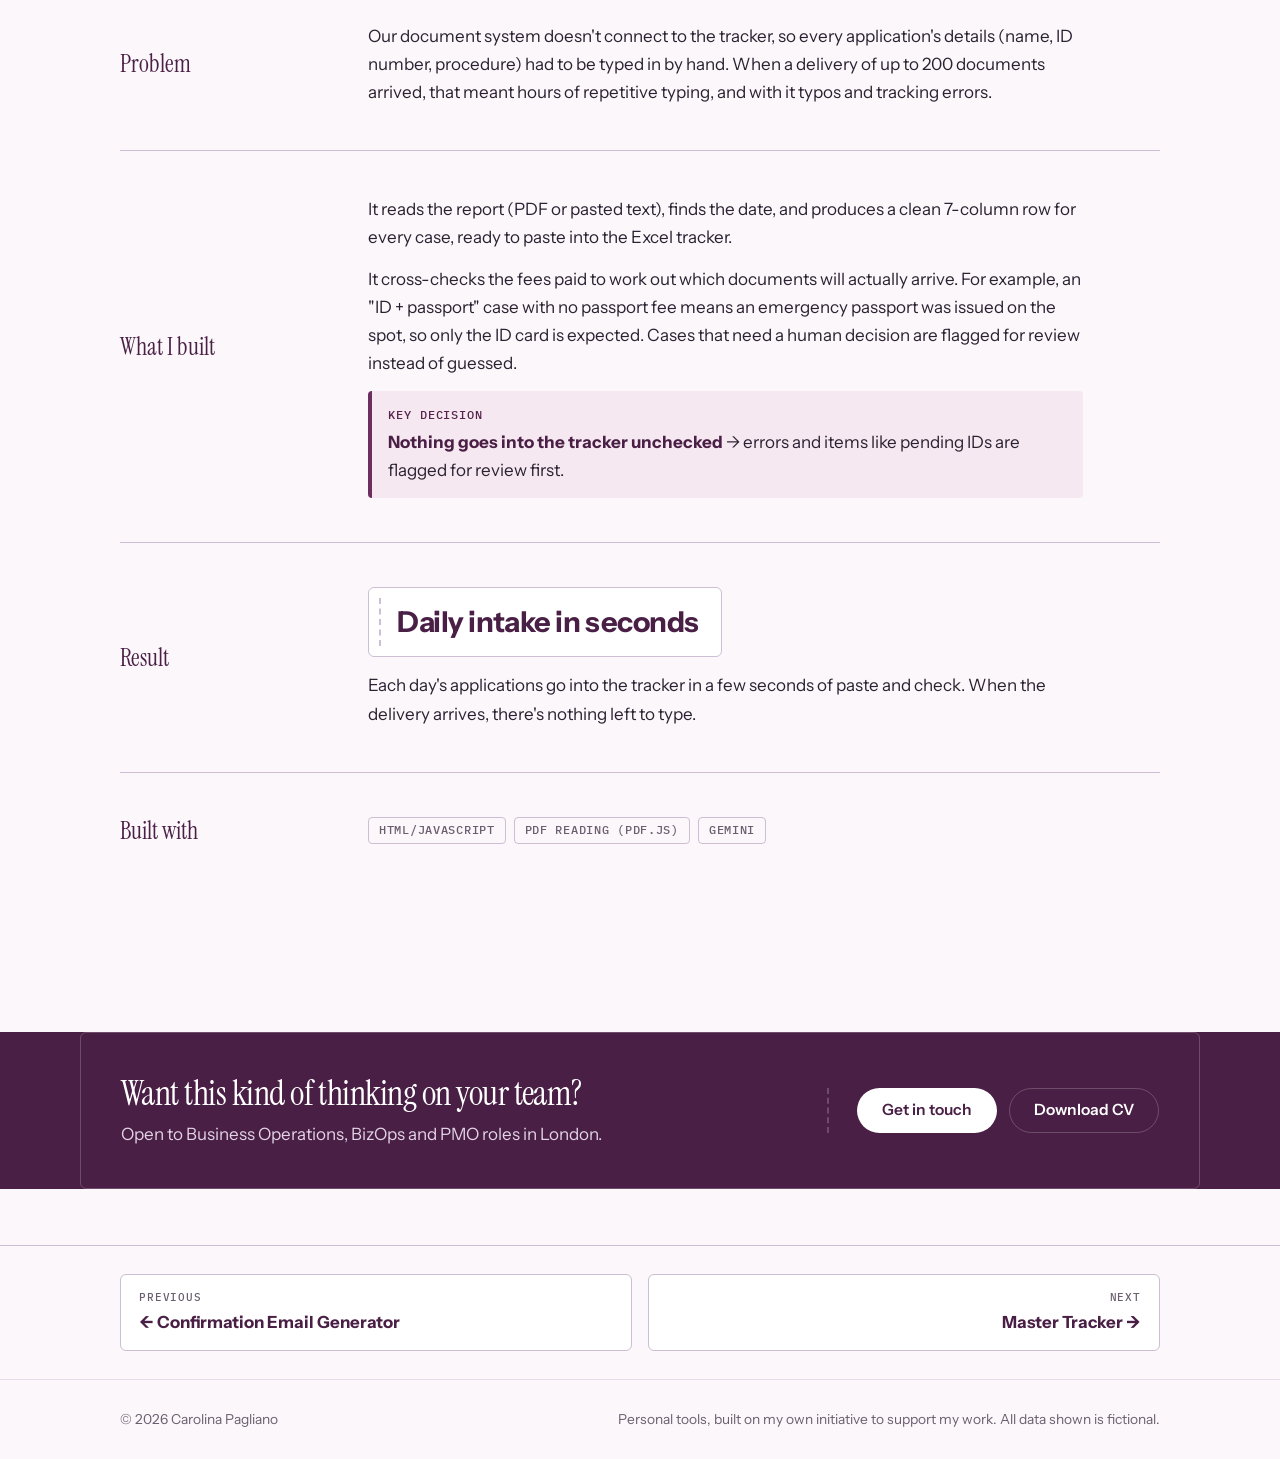
<file: formatter.html>
<!doctype html>
<html lang="en-GB">
<head>
<meta charset="utf-8">
<meta name="viewport" content="width=device-width, initial-scale=1, viewport-fit=cover">
<meta name="theme-color" content="#FBF7FA" media="(prefers-color-scheme: light)">
<meta name="theme-color" content="#1A1520" media="(prefers-color-scheme: dark)">
<script>(function(){try{var t=localStorage.getItem('theme');if(t==='light'||t==='dark'){document.documentElement.setAttribute('data-theme',t);document.querySelectorAll('meta[name="theme-color"]').forEach(function(m){m.content=t==='dark'?'#1A1520':'#FBF7FA';});}}catch(e){}})();</script>
<title>Data Formatter · Carolina Pagliano</title>
<meta name="description" content="Turns the daily intake report into clean rows for the tracker, so nothing needs typing when documents arrive.">
<meta property="og:type" content="website">
<meta property="og:title" content="Data Formatter · Carolina Pagliano">
<meta property="og:description" content="Turns the daily intake report into clean rows for the tracker, so nothing needs typing when documents arrive.">
<meta property="og:image" content="https://caritopagliano.github.io/images/og-banner.png?v=2">
<meta property="og:image:width" content="1200">
<meta property="og:image:height" content="630">
<meta property="og:url" content="https://caritopagliano.github.io/formatter.html">
<meta name="twitter:card" content="summary_large_image">
<meta name="twitter:title" content="Data Formatter · Carolina Pagliano">
<meta name="twitter:description" content="Turns the daily intake report into clean rows for the tracker, so nothing needs typing when documents arrive.">
<meta name="twitter:image" content="https://caritopagliano.github.io/images/og-banner.png?v=2">
<link rel="icon" type="image/png" href="images/favicon.png?v=2">
<link rel="apple-touch-icon" href="images/favicon.png?v=2">
<link rel="preconnect" href="https://fonts.googleapis.com">
<link rel="preconnect" href="https://fonts.gstatic.com" crossorigin>
<link rel="stylesheet" href="https://fonts.googleapis.com/css2?family=IBM+Plex+Mono:wght@400;500&family=Instrument+Serif:ital@0;1&family=Instrument+Sans:wght@500;600;700&family=Public+Sans:ital,wght@0,400;0,500;0,600;1,400&display=swap">
<link rel="stylesheet" href="styles.css?v=10">
<link rel="stylesheet" href="redesign.css?v=10">
</head>
<body data-page="case">
<a class="skip-link" href="#main">Skip to content</a>
<header class="site-header">
  <div class="wrap nav">
    <a class="brand" href="index.html#top"><span class="brand-full">Carolina Pagliano</span><span class="brand-short">C<span class="brand-mark">.</span>P</span></a>
    <nav class="nav-links" aria-label="Main">
      <a href="index.html#work" aria-current="page">Work</a>
      <a href="index.html#about">About</a>
      <a href="index.html#contact">Contact</a>
      <button type="button" class="theme-switch" role="switch" aria-checked="false" aria-label="Dark mode"><svg class="ic-sun" viewBox="0 0 24 24" aria-hidden="true"><circle cx="12" cy="12" r="4"/><path d="M12 2v2M12 20v2M4.9 4.9l1.4 1.4M17.7 17.7l1.4 1.4M2 12h2M20 12h2M4.9 19.1l1.4-1.4M17.7 6.3l1.4-1.4"/></svg><svg class="ic-moon" viewBox="0 0 24 24" aria-hidden="true"><path d="M20.5 14.5A8.5 8.5 0 1 1 9.5 3.5a7 7 0 0 0 11 11z"/></svg><span class="theme-knob" aria-hidden="true"></span></button>
    </nav>
  </div>
</header>

<main id="main">
  <section class="cs-hero">
    <div class="wrap">
      <a class="back" href="index.html#work"><span aria-hidden="true">←</span> All work</a>
      <p class="eyebrow">Case study 03 of 05</p>
      <h1>Data Formatter</h1>
      <p class="lede">Turns the daily intake report into clean rows for the tracker.</p>
      <p class="mini-pipe-label">Where this tool sits in the document's journey</p><ol class="mini-pipe" aria-label="Where this tool sits: 01 and 02 before the appointment, 03 and 04 after it, with the SOP as the guide for those two"><li><a href="triage.html"><i>01</i><span>Triage</span></a></li><li><a href="email-generator.html"><i>02</i><span>Email Generator</span></a></li><li class="on" aria-current="page"><i>03</i><span>Formatter</span></li><li><a href="tracker.html"><i>04</i><span>Tracker</span></a></li><li><a href="sop.html"><i><svg viewBox="0 0 24 24" fill="none" stroke="currentColor" stroke-width="2" stroke-linecap="round" stroke-linejoin="round" aria-hidden="true"><path d="M14 3H7a2 2 0 0 0-2 2v14a2 2 0 0 0 2 2h10a2 2 0 0 0 2-2V8z"/><path d="M14 3v5h5M9 13h6M9 17h6"/></svg></i><span>SOP</span></a></li></ol>
      <dl class="glance" aria-label="At a glance">
        <div><dt>Problem</dt><dd>Every application had to be typed into the tracker by hand.</dd></div>
        <div><dt>Built</dt><dd>A tool that reads the daily intake report and turns each case into a clean row.</dd></div>
        <div class="glance-result"><dt>Result</dt><dd>Daily intake in seconds</dd></div>
        <div><dt>Key decision</dt><dd>Nothing goes into the tracker unchecked.</dd></div>
      </dl>
    </div>
  </section>

  <div class="wrap cs-body">
    <section class="cs-block cs-try wide">
      <h2>Try it</h2>
      <div class="cs-content">
        <p>Load the daily report, format it, fix what's flagged, and paste the rows into the tracker.</p>
        <div class="sim">
          <section class="scene-card" aria-label="Simulation">
            <div class="step-row">
              <span class="step-label teal" id="step-label">Step 1 of 4</span>
              <div class="dots" aria-hidden="true"><span class="on"></span><span></span><span></span><span></span></div>
            </div>
            <div>
              <div class="scene-title" id="scene-title"></div>
              <p class="scene-help" id="scene-help"></p>
            </div>

            <div class="stage fmt" id="stage">
              <div class="stage-inner">
                <button type="button" class="pdf" id="pdf" aria-label="Load the daily intake report">
                  <span class="pdf-badge">PDF</span>
                  <span class="pdf-title">Daily intake report</span>
                  <span class="pdf-lines" aria-hidden="true"><i></i><i></i><i></i><i></i><i></i></span>
                </button>

                <div class="fwin" id="fwin" aria-label="Data formatter">
                  <div class="f-title"><i></i>Data formatter<div class="f-actions" id="f-actions"><button type="button" class="f-btn" id="fbtn" tabindex="-1">Format</button></div></div>
                  <div class="drop" id="drop">Drop the daily report here</div>
                  <div class="raw" id="raw"></div>
                  <div class="out" id="out">
                    <table class="ftab" aria-label="Formatted cases">
                      <thead><tr><th>Name</th><th>ID no.</th><th>Procedure</th></tr></thead>
                      <tbody id="ftbody"></tbody>
                    </table>
                    <div id="alerts" style="display:grid;gap:calc(1 * var(--u))"></div>
                  </div>
                </div>
              </div>
            </div>

            <p class="scene-msg" id="scene-msg" aria-live="polite"></p>
            <div class="scene-actions">
              <button type="button" class="btn btn-secondary btn-small" id="replay" hidden>Replay</button>
              <span class="btn-hint" id="hint-btn" aria-hidden="true"><i></i><span>Click here</span></span>
            </div>
          </section>

          <section class="tracker-card" aria-label="Master tracker in Excel">
            <div class="sheet">
              <div class="sheet-bar"><span>Master tracker.xlsx</span><span class="tab">Case Tracking</span></div>
              <div class="sheet-wrap">
                <table class="xl">
                  <thead><tr><th class="col"></th><th class="col">A</th><th class="col">B</th><th class="col">C</th><th class="col">D</th></tr></thead>
                  <tbody id="xbody"></tbody>
                </table>
              </div>
              <div class="sheet-note" id="sheet-note"></div>
            </div>
          </section>
        </div>

        <details class="try-more">
          <summary>Try the real tool yourself<span>Live demo</span></summary>
          <div class="try-more-body">
            <p class="try-more-intro">Load the sample report or paste your own, format it, and confirm the pending ID number.</p>
          <div class="try">
            <span class="step-label">How to try it</span>
            <ol class="try-steps">
              <li>Click <strong>Try with sample data</strong> to load a sample daily report</li>
              <li>Click <strong>Format</strong></li>
              <li>Confirm the pending ID number</li>
              <li>Copy the table for Excel</li>
            </ol>
          </div>
          <div class="demo">
            <div class="demo-bar">
              <span class="demo-tag">Live demo</span>
              <div class="demo-bar-actions">
                <button type="button" class="btn btn-primary btn-small pulse" id="fm-sample">Try with sample data</button>
                <button type="button" class="btn btn-secondary btn-small" id="fm-reset" hidden>Start over</button>
              </div>
            </div>
            <div class="demo-body">
              <div class="field">
                <label for="report">Daily intake report</label>
                <textarea id="report" class="report-box" spellcheck="false" rows="9" placeholder="Paste the daily report here, or click Try with sample data."></textarea>
                <span class="small-note">The real tool also reads the PDF report directly.</span>
              </div>
              <div class="demo-actions">
                <button type="button" class="btn btn-primary" id="fm-format" disabled>Format</button>
              </div>
              <div id="fm-output">
                <div class="empty-state">Your formatted table will appear here.</div>
              </div>
              <div class="demo-actions">
                <button type="button" class="btn btn-secondary btn-small" id="fm-copy" disabled>Copy table for Excel</button>
              </div>
              <p class="msg" id="fm-msg" aria-live="polite"></p>
            </div>
          </div>
          </div>
        </details>
      </div>
    </section>

    <section class="cs-block">
      <h2>Problem</h2>
      <div class="cs-content">
        <p>Our document system doesn't connect to the tracker, so every application's details (name, ID number, procedure) had to be typed in by hand. When a delivery of up to 200 documents arrived, that meant hours of repetitive typing, and with it typos and tracking errors.</p>
      </div>
    </section>

    <section class="cs-block">
      <h2>What I built</h2>
      <div class="cs-content">
        <p>It reads the report (PDF or pasted text), finds the date, and produces a clean 7-column row for every case, ready to paste into the Excel tracker.</p>
        <p>It cross-checks the fees paid to work out which documents will actually arrive. For example, an "ID + passport" case with no passport fee means an emergency passport was issued on the spot, so only the ID card is expected. Cases that need a human decision are flagged for review instead of guessed.</p>
        <div class="decision"><span class="decision-label">Key decision</span><p><strong>Nothing goes into the tracker unchecked</strong> → errors and items like pending IDs are flagged for review first.</p></div>
      </div>
    </section>

    <section class="cs-block">
      <h2>Result</h2>
      <div class="cs-content">
        <p class="result-callout">Daily intake in seconds</p>
        <p>Each day's applications go into the tracker in a few seconds of paste and check. When the delivery arrives, there's nothing left to type.</p>
      </div>
    </section>

    <section class="cs-block">
      <h2>Built with</h2>
      <div class="cs-content">
        <ul class="chips"><li class="chip">HTML/JavaScript</li><li class="chip">PDF reading (pdf.js)</li><li class="chip">Gemini</li></ul>
      </div>
    </section>
  </div>
</main>

<section class="cs-cta" aria-label="Get in touch">
  <div class="wrap cs-cta-inner">
    <div class="cs-cta-text">
      <h2>Want this kind of thinking on your team?</h2>
      <p>Open to Business Operations, BizOps and PMO roles in London.</p>
    </div>
    <div class="cs-cta-actions">
      <a class="btn btn-primary" href="index.html#contact">Get in touch</a>
      <a class="btn btn-secondary" href="Carolina-Pagliano-CV.pdf?v=2" target="_blank" rel="noopener">Download CV</a>
    </div>
  </div>
</section>

<nav class="cs-pager" aria-label="Case studies">
  <div class="wrap">
    <a class="prev" href="email-generator.html"><span>Previous</span><strong>← Confirmation Email Generator</strong></a>
    <a class="next" href="tracker.html"><span>Next</span><strong>Master Tracker →</strong></a>
  </div>
</nav>
<footer class="site-footer">
  <div class="wrap">
    <span>© <span id="year">2026</span> Carolina Pagliano</span>
    <span>Personal tools, built on my own initiative to support my work. All data shown is fictional.</span>
  </div>
</footer>

<script src="site.js?v=10"></script>
<script>
(function () {
  function pad(n) { return (n < 10 ? '0' : '') + n; }
  function ddmmyyyy(d) { return pad(d.getDate()) + '/' + pad(d.getMonth() + 1) + '/' + d.getFullYear(); }

  // Fictional report, dated 31 days ago so it lines up with the tracker demo. Fees are invented.
  function sample() {
    var d = new Date();
    d.setDate(d.getDate() - 31);
    return [
      'DAILY INTAKE REPORT',
      'Date: ' + ddmmyyyy(d),
      '',
      'Case ID   | ID number   | Name           | Procedure        | ID fee | Passport fee',
      '700000141 | 30000041    | John Smith     | Passport         |   0.00 |  50.00',
      '700000142 | 30000042    | Emily Brown    | ID + passport    |  25.00 |  50.00',
      '700000143 | TEMPORARY   | James Taylor   | First ID         |  25.00 |   0.00',
      '700000144 | 30000044    | Sophia Wilson  | ID (lost/stolen) |  25.00 |   0.00',
      '700000145 | 30000045    | Oliver Davis   | ID + passport    |  25.00 |   0.00',
      '700000146 | 30000046    | Alex Example   | Passport         |   0.0O |',
      '',
      'TOTAL                                                      | 100.00 | 100.00'
    ].join('\n');
  }

  function $(id) { return document.getElementById(id); }
  var report = $('report'), output = $('fm-output'), msg = $('fm-msg');
  var formatBtn = $('fm-format'), copyBtn = $('fm-copy'), sampleBtn = $('fm-sample'), resetBtn = $('fm-reset');
  var rows = null, date = '';
  var confirmed = {};   // case ID -> final 8-digit number, or 'keep' to leave it pending on purpose
  var editing = {};     // case ID -> true while the number is being typed
  var HELP = "Temporary ID number. Type the final number when it's issued, or confirm to keep it pending.";

  function esc(s) { return String(s).replace(/[&<>"]/g, function (c) { return { '&': '&amp;', '<': '&lt;', '>': '&gt;', '"': '&quot;' }[c]; }); }
  function fee(s) { s = (s || '').trim(); return /^\d+(\.\d{1,2})?$/.test(s) ? parseFloat(s) : null; }

  function parse() {
    var text = report.value;
    var m = text.match(/date:\s*(\d{1,2}\/\d{1,2}\/\d{4})/i);
    date = m ? m[1] : '';
    rows = text.split(/\r?\n/).filter(function (l) { return /^\s*\d{9}\b/.test(l); }).map(function (line) {
      var f = line.split('|').map(function (x) { return x.replace(/\s+/g, ' ').trim(); });
      var idFee = fee(f[4]), ppFee = fee(f[5]);
      if (f.length < 6 || idFee === null || ppFee === null || (!idFee && !ppFee)) return { broken: true, caseId: f[0] };
      var ppExp = ppFee > 0;
      var proc = f[3];
      if (/passport/i.test(proc) && /\bid\b/i.test(proc) && !ppExp) proc = 'ID + emergency passport';
      var provisional = !/^\d{8}$/.test(f[1]);
      return { caseId: f[0], idNum: provisional ? null : f[1], name: f[2], proc: proc, idExp: idFee > 0, ppExp: ppExp, provisional: provisional };
    });
  }

  function yn(b) { return '<span class="yn ' + (b ? 'yes">Yes' : 'no">No') + '</span>'; }

  function idCell(r) {
    if (!r.provisional) return '<span class="mono">' + esc(r.idNum) + '</span>';
    var c = r.caseId, v = confirmed[c];
    if (editing[c]) {
      return '<span class="id-edit"><label class="visually-hidden" for="fm-id-' + c + '">Final ID number for case ' + c + '</label>' +
        '<input id="fm-id-' + c + '" inputmode="numeric" maxlength="8" placeholder="8 digits" value="' + (v && v !== 'keep' ? esc(v) : '') + '">' +
        '<button type="button" class="icon-btn" data-act="confirm" data-case="' + c + '" aria-label="Confirm" title="Confirm">✔</button></span>';
    }
    if (v) {
      return '<span class="id-edit"><span class="mono">' + (v === 'keep' ? 'Pending' : esc(v)) + '</span>' +
        '<button type="button" class="icon-btn" data-act="edit" data-case="' + c + '" aria-label="Edit ID number" title="Edit">✎</button></span>';
    }
    return '<span class="id-edit"><button type="button" class="cell-btn" data-act="edit" data-case="' + c + '" title="' + esc(HELP) + '"><span class="pen" aria-hidden="true">✎</span>Pending</button>' +
      '<button type="button" class="icon-btn" data-act="keep" data-case="' + c + '" aria-label="Confirm and keep pending" title="Confirm and keep pending">✔</button></span>';
  }

  function render(flashKey) {
    if (!rows) {
      output.innerHTML = '<div class="empty-state">Your formatted table will appear here.</div>';
      copyBtn.disabled = true;
      return;
    }
    var read = 0, toConfirm = 0, broken = 0, hasPending = false;
    var body = rows.map(function (r) {
      if (r.broken) {
        broken++;
        return '<tr class="row-bad"><td class="mono">' + esc(date || '—') + '</td><td class="mono">' + esc(r.caseId) + '</td>' +
          '<td colspan="5" class="bad-text"><span>Couldn\'t read this line – check the fee columns</span></td></tr>';
      }
      read++;
      var pending = r.provisional && !confirmed[r.caseId];
      if (pending) toConfirm++;
      if (r.provisional) hasPending = true;
      return '<tr data-row="' + r.caseId + '"' + (pending ? ' class="row-warn"' : '') + '>' +
        '<td class="mono">' + esc(date || '—') + '</td><td class="mono">' + esc(r.caseId) + '</td>' +
        '<td>' + idCell(r) + '</td><td class="wrap">' + esc(r.name) + '</td><td class="wrap">' + esc(r.proc) + '</td>' +
        '<td>' + yn(r.idExp) + '</td><td>' + yn(r.ppExp) + '</td></tr>';
    }).join('') || '<tr><td colspan="7">No cases found. Each case line should start with a 9-digit case number.</td></tr>';

    var green = read > 0 && toConfirm === 0;
    output.innerHTML =
      '<div class="banner' + (green ? ' ok' : '') + '" id="fm-banner" role="status">' + read + ' cases read · ' + toConfirm + ' to confirm · ' + broken + ' couldn\'t be read' + (date ? '' : ' · no report date found') + '</div>' +
      '<div class="table-shell"><div class="table-wrap"><table class="data-table compact" aria-label="Formatted cases">' +
        '<thead><tr><th scope="col">Date</th><th scope="col">Case</th><th scope="col">ID no.</th><th scope="col">Name</th><th scope="col">Procedure</th><th scope="col">ID?</th><th scope="col">Passport?</th></tr></thead>' +
        '<tbody>' + body + '</tbody></table></div></div>' +
      (hasPending ? '<p class="helper"><strong>Pending</strong> = ' + esc(HELP) + '</p>' : '');
    copyBtn.disabled = read === 0;
    var wrap = output.querySelector('.table-wrap');
    wrap.dispatchEvent(new Event('scroll'));
    bindFade(wrap);
    if (flashKey === 'table') window.flash(output.querySelector('table'));
    else if (flashKey) { var tr = output.querySelector('[data-row="' + flashKey + '"]'); if (tr) window.flash(tr); window.flash($('fm-banner')); }
  }

  // The table is rebuilt on each render, so attach the edge fade here
  function bindFade(wrap) {
    function upd() { wrap.parentElement.classList.toggle('has-more', wrap.scrollWidth - wrap.clientWidth - wrap.scrollLeft > 4); }
    wrap.addEventListener('scroll', upd, { passive: true });
    window.addEventListener('resize', upd);
    upd();
  }

  function changed() {
    resetBtn.hidden = !(report.value.trim() || rows);
    formatBtn.disabled = !report.value.trim();
  }

  output.addEventListener('click', function (e) {
    var b = e.target.closest('[data-act]');
    if (!b) return;
    var c = b.dataset.case, act = b.dataset.act;
    msg.classList.remove('is-error');
    if (act === 'edit') {
      editing[c] = true;
      render();
      $('fm-id-' + c).focus();
      msg.textContent = 'Type the final 8-digit ID number, then press ✔. Leave it empty to keep it pending.';
      return;
    }
    if (act === 'keep') {
      confirmed[c] = 'keep';
      msg.textContent = 'Case ' + c + ' confirmed. The ID number stays pending until the final one is issued.';
      render(c);
      return;
    }
    var v = $('fm-id-' + c).value.trim();
    if (v && !/^\d{8}$/.test(v)) {
      msg.textContent = 'ID numbers have 8 digits. Check the number for case ' + c + ', or leave it empty to keep it pending.';
      msg.classList.add('is-error');
      $('fm-id-' + c).focus();
      return;
    }
    confirmed[c] = v || 'keep';
    delete editing[c];
    msg.textContent = v ? 'ID number ' + v + ' saved for case ' + c + '.' : 'Case ' + c + ' confirmed. The ID number stays pending.';
    render(c);
  });

  output.addEventListener('keydown', function (e) {
    if (e.key === 'Enter' && e.target.matches('.id-edit input')) {
      e.preventDefault();
      var btn = e.target.parentNode.querySelector('[data-act="confirm"]');
      if (btn) btn.click();
    }
  });

  report.addEventListener('input', changed);

  formatBtn.addEventListener('click', function () {
    parse();
    render('table');
    var broken = rows.filter(function (r) { return r.broken; }).length;
    var pending = rows.filter(function (r) { return r.provisional && !confirmed[r.caseId]; }).length;
    msg.classList.remove('is-error');
    msg.textContent = 'Formatted ' + rows.filter(function (r) { return !r.broken; }).length + ' cases into rows.' +
      (pending ? ' One ID number is temporary: click Pending to update or confirm it.' : '') +
      (broken ? ' One line couldn\'t be read and is shown in red.' : '');
    changed();
  });

  sampleBtn.addEventListener('click', function () {
    sampleBtn.classList.remove('pulse');
    report.value = sample();
    rows = null; confirmed = {}; editing = {};
    render();
    window.flash(report);
    msg.classList.remove('is-error');
    msg.textContent = 'Sample report loaded. Click Format to turn it into rows.';
    changed();
    formatBtn.focus({ preventScroll: true });
  });

  resetBtn.addEventListener('click', function () {
    report.value = '';
    rows = null; confirmed = {}; editing = {};
    render();
    msg.classList.remove('is-error');
    msg.textContent = 'Cleared. Click Try with sample data to start again.';
    changed();
    sampleBtn.focus();
  });

  copyBtn.addEventListener('click', function () {
    var tsv = rows.filter(function (r) { return !r.broken; }).map(function (r) {
      var v = confirmed[r.caseId];
      var id = r.provisional ? (v && v !== 'keep' ? v : 'Pending') : r.idNum;
      return [date, r.caseId, id, r.name, r.proc, r.idExp ? 'Yes' : 'No', r.ppExp ? 'Yes' : 'No'].join('\t');
    }).join('\n');
    window.copyText(tsv, copyBtn);
    msg.classList.remove('is-error');
    msg.textContent = 'Table copied. Paste it into the tracker in Excel.';
  });

  changed();
})();
</script>
<script>
(function () {
  var reduce = window.matchMedia('(prefers-reduced-motion: reduce)').matches;
  function wait(ms) { return new Promise(function (r) { setTimeout(r, reduce ? 0 : ms); }); }
  function $(id) { return document.getElementById(id); }
  // Same fictional cases as the live demo.
  var CASES = [
    { name: 'John Smith', id: '30000041', proc: 'Passport' },
    { name: 'Emily Brown', id: '30000042', proc: 'ID + passport' },
    { name: 'James Taylor', id: 'TEMPORARY', proc: 'First ID', pending: true },
    { name: 'Sophia Wilson', id: '30000044', proc: 'ID (lost/stolen)' },
    { name: 'Oliver Davis', id: '30000045', proc: 'ID + emergency passport', rawProc: 'ID + passport' },
    { name: 'Alex Example', id: '30000046', proc: 'Passport', bad: true }
  ];
  var FINAL_ID = '30000043';
  // Rows already in the tracker from earlier days (fictional)
  var OLD = [['Ella Jones', '30000038', 'ID card'], ['Grace Miller', '30000039', 'Passport'], ['Lucy Parker', '30000040', 'ID + passport']];
  var phase = 0, busy = false, fixed = false;

  function setStep(n, title, help) {
    $('step-label').textContent = 'Step ' + n + ' of 4';
    document.querySelectorAll('.dots span').forEach(function (d, i) { d.classList.toggle('on', i < n); });
    $('scene-title').textContent = title; $('scene-help').textContent = help;
  }
  function tapLabel(el, text, cls) { var old = el.querySelector(':scope > .tap'); if (old) old.remove(); if (text) el.insertAdjacentHTML('beforeend', '<span class="tap' + (cls ? ' ' + cls : '') + '" aria-hidden="true">' + text + '</span>'); }
  function scrollTo(el) { var r = el.getBoundingClientRect(); if (r.top < 0 || r.bottom > innerHeight) el.scrollIntoView({ behavior: reduce ? 'auto' : 'smooth', block: 'center' }); }

  // ---- Formatter ----
  function rawLines() {
    $('raw').innerHTML = '<b>Daily intake report</b>' + CASES.map(function (r) { return '<span>' + r.name + ' · ' + r.id + ' · ' + (r.rawProc || r.proc) + '</span>'; }).join('');
  }
  function fRow(r) {
    if (r.bad) return '<tr class="bad"><td colspan="3"><span class="ic e">✕</span>Line couldn\'t be read</td></tr>';
    var id = r.id;
    if (r.pending) id = fixed ? '<span class="mono">' + FINAL_ID + '</span>' : '<span class="idcell" id="idcell"><button type="button" class="pend-btn" id="pend" tabindex="-1">Pending</button></span>';
    else id = '<span class="mono">' + id + '</span>';
    var cls = r.pending ? (fixed ? ' class="fixed"' : ' class="warn"') : '';
    var ic = r.pending ? '<span class="ic ' + (fixed ? 'k">✓' : 'w">!') + '</span>' : '';
    return '<tr' + cls + (r.pending ? ' id="row-james"' : '') + '><td>' + ic + r.name + '</td><td>' + id + '</td><td>' + r.proc + '</td></tr>';
  }
  function renderOut() {
    $('ftbody').innerHTML = CASES.map(fRow).join('');
    $('alerts').innerHTML =
      (fixed ? '<div class="al k"><span class="ic k">✓</span><span><b>Fixed:</b> final ID number added</span></div>'
             : '<div class="al w"><span class="ic w">!</span><span><b>Check needed:</b> temporary ID number</span></div>') +
      '<div class="al e"><span class="ic e">✕</span><span><b>Error:</b> 1 line unreadable, check by hand</span></div>';
  }

  // ---- Tracker sheet ----
  function xRow(n, cells, cls, wait) {
    return '<tr class="' + cls + '"><td class="rn">' + n + '</td><td>' + cells[0] + '</td><td class="mono">' + cells[1] + '</td><td>' + cells[2] + '</td><td><span class="st' + (wait ? ' wait' : '') + '">On track</span></td></tr>';
  }
  function renderSheet() {
    var h = '<tr class="hdr"><td class="rn">1</td><td>Name</td><td>ID no.</td><td>Procedure</td><td>Status</td></tr>';
    OLD.forEach(function (r, i) { h += xRow(i + 2, r, 'old'); });
    h += '<tr class="paste" id="paste-row"><td class="rn">' + (OLD.length + 2) + '</td><td colspan="4"><button type="button" class="paste-btn" id="paste" tabindex="-1">Paste</button></td></tr>';
    $('xbody').innerHTML = h;
  }

  // ---- Steps ----
  async function load() {
    busy = true;
    tapLabel($('pdf'), ''); $('pdf').classList.remove('target');
    $('drop').classList.add('hot');
    $('pdf').classList.add('gone');
    await wait(500);
    $('fwin').classList.add('loaded');
    phase = 1;
    setStep(2, 'Format it', 'Click Format to turn the report into clean rows.');
    $('scene-msg').textContent = 'The report is loaded: 6 cases.';
    $('fbtn').classList.add('target'); tapLabel($('f-actions'), 'Click');
    busy = false;
  }
  function format() {
    $('fbtn').classList.remove('target'); tapLabel($('f-actions'), '');
    renderOut();
    $('fwin').classList.add('formatted');
    $('fbtn').textContent = 'Copy for Excel';
    phase = 2;
    setStep(3, 'Fix what\'s flagged', 'James Taylor has a temporary ID. Click Pending to add the final one.');
    $('scene-msg').textContent = 'Anything that needs a person is flagged, not guessed.';
    $('pend').classList.add('target'); tapLabel($('idcell'), 'Click here', 'above');
  }
  async function typeId() {
    busy = true;
    var cell = $('idcell');
    cell.innerHTML = '<span class="id-in typing" id="id-in"></span><button type="button" class="ok-btn" id="okbtn" tabindex="-1" aria-label="Confirm">✔</button>';
    for (var i = 1; i <= FINAL_ID.length; i++) { $('id-in').textContent = FINAL_ID.slice(0, i); await wait(70); }
    $('id-in').classList.remove('typing');
    phase = 3;
    $('scene-help').textContent = 'Click ✔ to confirm the number.';
    $('okbtn').classList.add('target'); tapLabel(cell, 'Click', 'above');
    busy = false;
  }
  function confirmId() {
    fixed = true;
    renderOut();
    if (window.flash) window.flash($('row-james'));
    phase = 4;
    $('scene-help').textContent = 'All checked. Copy the rows for Excel.';
    $('fbtn').classList.add('target'); tapLabel($('f-actions'), 'Click');
  }
  function copy() {
    $('fbtn').classList.remove('target'); tapLabel($('f-actions'), ''); $('fbtn').textContent = 'Copied ✓';
    phase = 5;
    setStep(4, 'Paste into the tracker', 'Click Paste in the tracker.');
    $('scene-msg').textContent = '5 rows copied. The unreadable line stays out.';
    $('paste-row').classList.add('target');
    $('paste').insertAdjacentHTML('beforeend', '<span class="paste-tap" aria-hidden="true">Click here</span>');
    scrollTo(document.querySelector('.sheet'));
  }
  async function paste() {
    busy = true;
    var start = OLD.length + 2;
    $('paste-row').outerHTML = CASES.filter(function (r) { return !r.bad; }).map(function (r, i) {
      return xRow(start + i, [r.name, r.pending ? FINAL_ID : r.id, r.proc], 'new', true);
    }).join('');
    await wait(500);
    document.querySelectorAll('.xl .st.wait').forEach(function (s) { s.classList.remove('wait'); s.classList.add('fill'); });
    phase = 6;
    $('sheet-note').textContent = '5 rows added · Status filled in automatically';
    $('scene-msg').innerHTML = 'Status fills in by itself. <strong>Before, every row was typed by hand.</strong>';
    $('replay').hidden = false; $('hint-btn').classList.add('show');
    busy = false;
  }

  // One handler: the highlighted item or its pointer label runs the current step
  document.querySelector('.sim').addEventListener('click', function (e) {
    if (busy) return;
    var on = function (sel) { return !!e.target.closest(sel); };
    var onTap = on('.tap') || on('.paste-tap');
    if (phase === 0 && (onTap || on('#pdf'))) load();
    else if (phase === 1 && (onTap || on('#fbtn'))) format();
    else if (phase === 2 && (onTap || on('#pend'))) typeId();
    else if (phase === 3 && (onTap || on('#okbtn'))) confirmId();
    else if (phase === 4 && (onTap || on('#fbtn'))) copy();
    else if (phase === 5 && (onTap || on('#paste-row'))) paste();
  });
  $('replay').addEventListener('click', function () { reset(); scrollTo($('stage')); });
  // The "Click here" label does the same as the button it points at
  $('hint-btn').addEventListener('click', function () {
    var b = Array.prototype.filter.call(document.querySelectorAll('.scene-actions .btn'), function (x) { return !x.hidden; })[0];
    if (b) b.click();
  });

  function reset() {
    phase = 0; busy = false; fixed = false;
    $('pdf').className = 'pdf target'; $('fwin').className = 'fwin';
    $('drop').classList.remove('hot');
    rawLines();
    $('ftbody').innerHTML = ''; $('alerts').innerHTML = '';
    var f = $('fbtn'); f.className = 'f-btn'; f.textContent = 'Format'; tapLabel($('f-actions'), '');
    renderSheet();
    $('sheet-note').textContent = 'New rows go in the next empty row.';
    $('replay').hidden = true; $('hint-btn').classList.remove('show');
    setStep(1, 'The daily report arrives', 'Click the PDF to load it.');
    $('scene-msg').textContent = '';
    tapLabel($('pdf'), 'Click to load', 'below');
  }
  reset();
})();
</script>
</body>
</html>
</file>
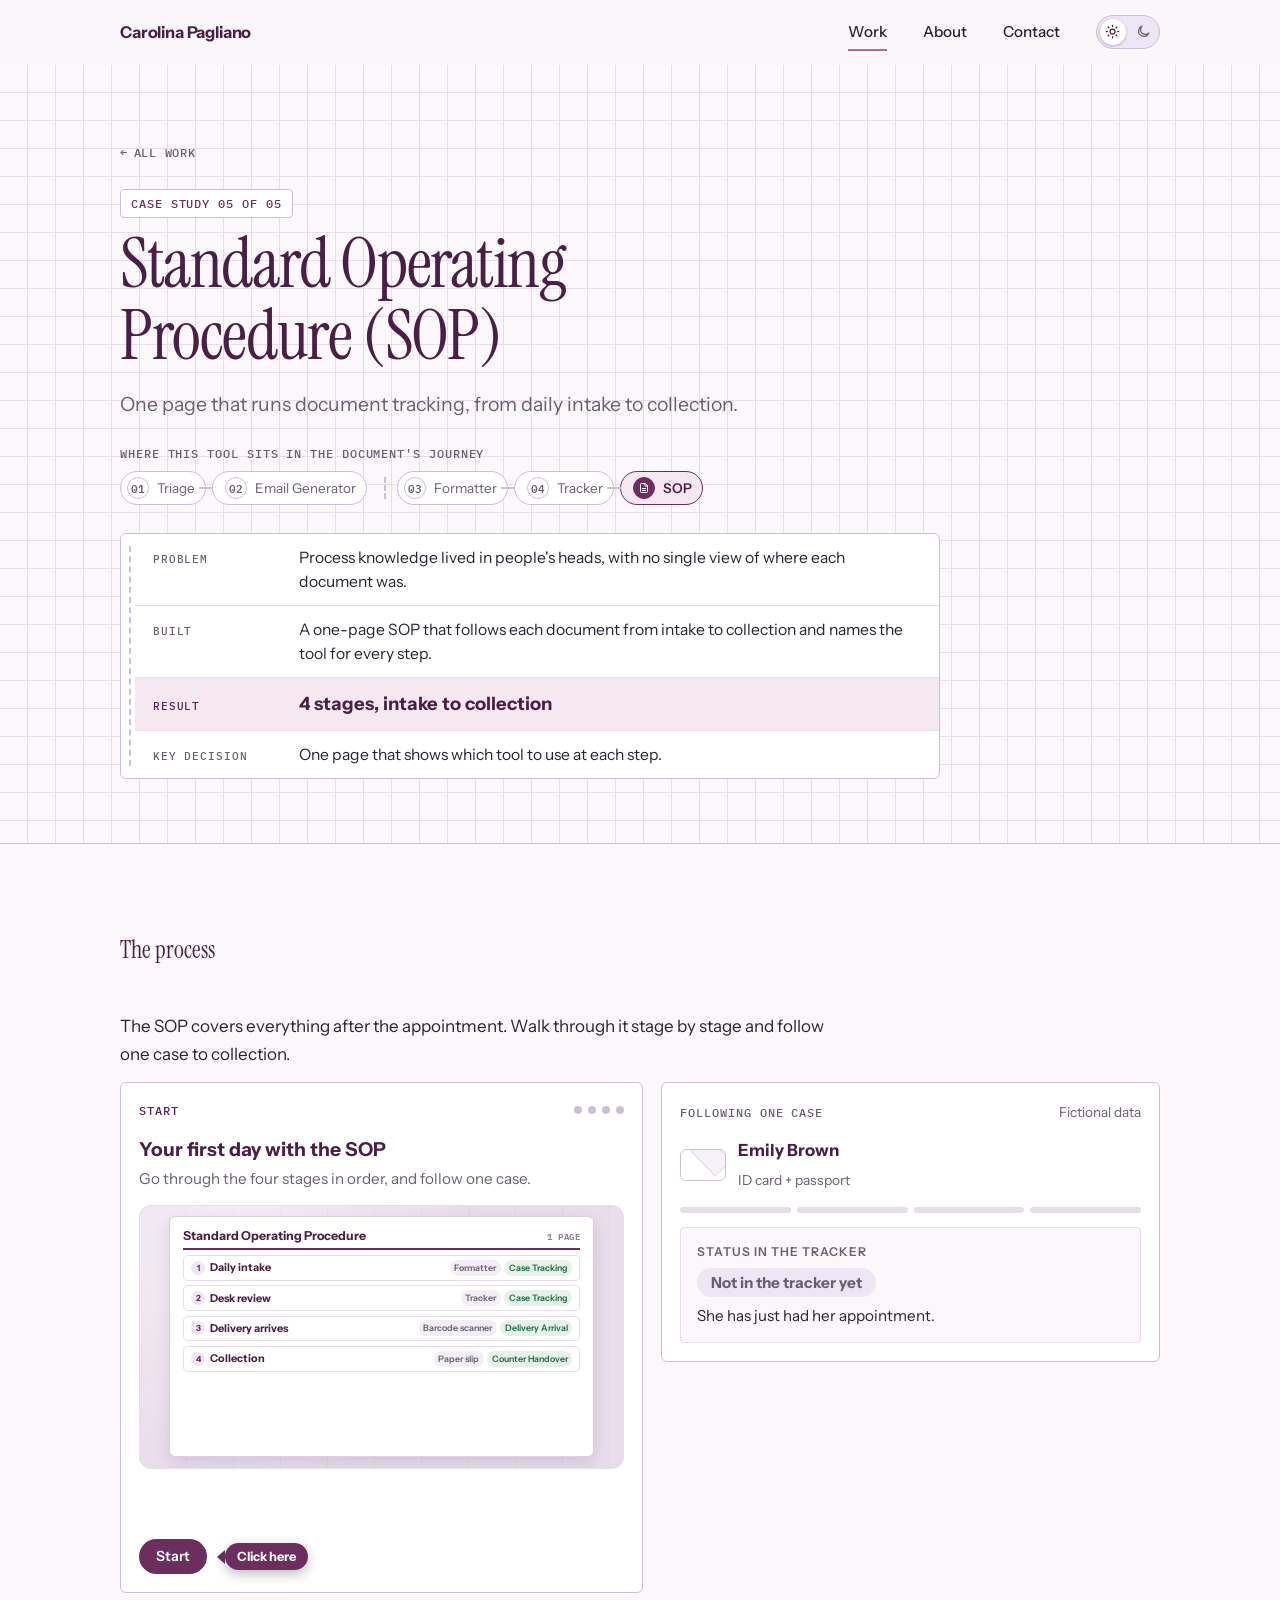
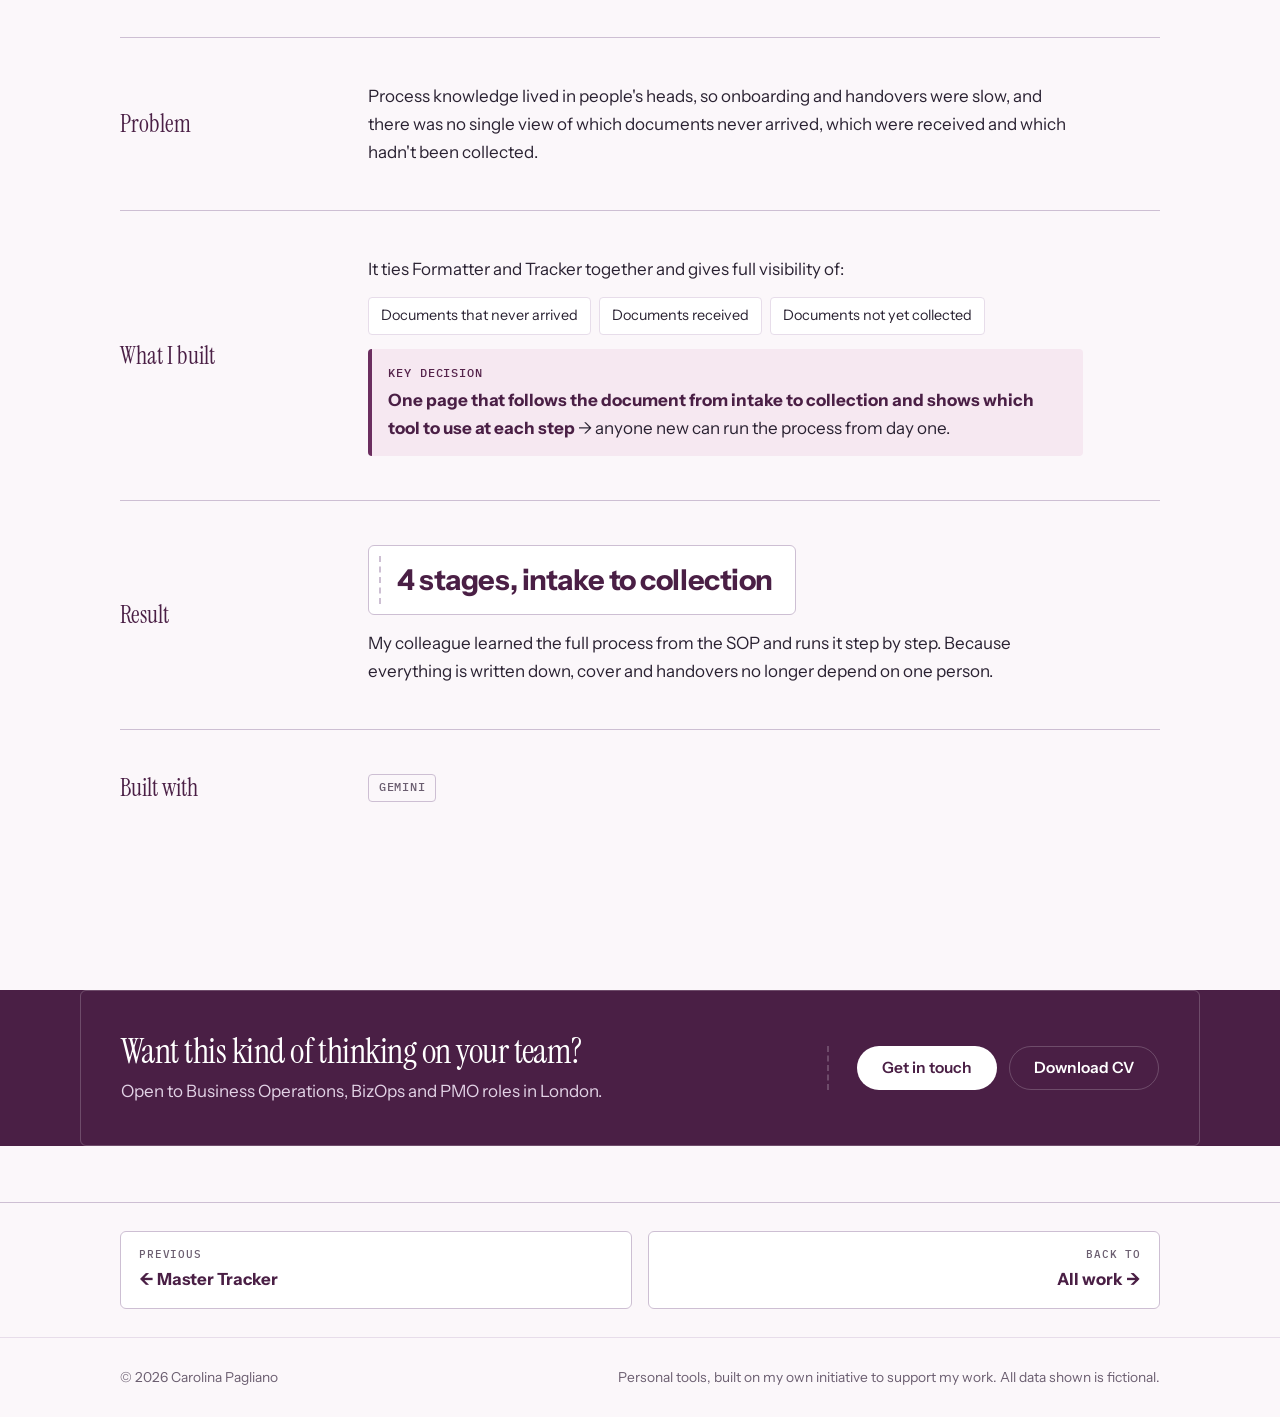
<file: sop.html>
<!doctype html>
<html lang="en-GB">
<head>
<meta charset="utf-8">
<meta name="viewport" content="width=device-width, initial-scale=1, viewport-fit=cover">
<meta name="theme-color" content="#FBF7FA" media="(prefers-color-scheme: light)">
<meta name="theme-color" content="#1A1520" media="(prefers-color-scheme: dark)">
<script>(function(){try{var t=localStorage.getItem('theme');if(t==='light'||t==='dark'){document.documentElement.setAttribute('data-theme',t);document.querySelectorAll('meta[name="theme-color"]').forEach(function(m){m.content=t==='dark'?'#1A1520':'#FBF7FA';});}}catch(e){}})();</script>
<title>Standard Operating Procedure · Carolina Pagliano</title>
<meta name="description" content="One page that runs document tracking, from daily intake to collection.">
<meta property="og:type" content="website">
<meta property="og:title" content="Standard Operating Procedure · Carolina Pagliano">
<meta property="og:description" content="One page that runs document tracking, from daily intake to collection.">
<meta property="og:image" content="https://caritopagliano.github.io/images/og-banner.png?v=2">
<meta property="og:image:width" content="1200">
<meta property="og:image:height" content="630">
<meta property="og:url" content="https://caritopagliano.github.io/sop.html">
<meta name="twitter:card" content="summary_large_image">
<meta name="twitter:title" content="Standard Operating Procedure · Carolina Pagliano">
<meta name="twitter:description" content="One page that runs document tracking, from daily intake to collection.">
<meta name="twitter:image" content="https://caritopagliano.github.io/images/og-banner.png?v=2">
<link rel="icon" type="image/png" href="images/favicon.png?v=2">
<link rel="apple-touch-icon" href="images/favicon.png?v=2">
<link rel="preconnect" href="https://fonts.googleapis.com">
<link rel="preconnect" href="https://fonts.gstatic.com" crossorigin>
<link rel="stylesheet" href="https://fonts.googleapis.com/css2?family=IBM+Plex+Mono:wght@400;500&family=Instrument+Serif:ital@0;1&family=Instrument+Sans:wght@500;600;700&family=Public+Sans:ital,wght@0,400;0,500;0,600;1,400&display=swap">
<link rel="stylesheet" href="styles.css?v=10">
<link rel="stylesheet" href="redesign.css?v=10">
</head>
<body data-page="case">
<a class="skip-link" href="#main">Skip to content</a>
<header class="site-header">
  <div class="wrap nav">
    <a class="brand" href="index.html#top"><span class="brand-full">Carolina Pagliano</span><span class="brand-short">C<span class="brand-mark">.</span>P</span></a>
    <nav class="nav-links" aria-label="Main">
      <a href="index.html#work" aria-current="page">Work</a>
      <a href="index.html#about">About</a>
      <a href="index.html#contact">Contact</a>
      <button type="button" class="theme-switch" role="switch" aria-checked="false" aria-label="Dark mode"><svg class="ic-sun" viewBox="0 0 24 24" aria-hidden="true"><circle cx="12" cy="12" r="4"/><path d="M12 2v2M12 20v2M4.9 4.9l1.4 1.4M17.7 17.7l1.4 1.4M2 12h2M20 12h2M4.9 19.1l1.4-1.4M17.7 6.3l1.4-1.4"/></svg><svg class="ic-moon" viewBox="0 0 24 24" aria-hidden="true"><path d="M20.5 14.5A8.5 8.5 0 1 1 9.5 3.5a7 7 0 0 0 11 11z"/></svg><span class="theme-knob" aria-hidden="true"></span></button>
    </nav>
  </div>
</header>

<main id="main">
  <section class="cs-hero">
    <div class="wrap">
      <a class="back" href="index.html#work"><span aria-hidden="true">←</span> All work</a>
      <p class="eyebrow">Case study 05 of 05</p>
      <h1>Standard Operating Procedure (SOP)</h1>
      <p class="lede">One page that runs document tracking, from daily intake to collection.</p>
      <p class="mini-pipe-label">Where this tool sits in the document's journey</p><ol class="mini-pipe" aria-label="Where this tool sits: 01 and 02 before the appointment, 03 and 04 after it, with the SOP as the guide for those two"><li><a href="triage.html"><i>01</i><span>Triage</span></a></li><li><a href="email-generator.html"><i>02</i><span>Email Generator</span></a></li><li><a href="formatter.html"><i>03</i><span>Formatter</span></a></li><li><a href="tracker.html"><i>04</i><span>Tracker</span></a></li><li class="on" aria-current="page"><i><svg viewBox="0 0 24 24" fill="none" stroke="currentColor" stroke-width="2" stroke-linecap="round" stroke-linejoin="round" aria-hidden="true"><path d="M14 3H7a2 2 0 0 0-2 2v14a2 2 0 0 0 2 2h10a2 2 0 0 0 2-2V8z"/><path d="M14 3v5h5M9 13h6M9 17h6"/></svg></i><span>SOP</span></li></ol>
      <dl class="glance" aria-label="At a glance">
        <div><dt>Problem</dt><dd>Process knowledge lived in people's heads, with no single view of where each document was.</dd></div>
        <div><dt>Built</dt><dd>A one-page SOP that follows each document from intake to collection and names the tool for every step.</dd></div>
        <div class="glance-result"><dt>Result</dt><dd>4 stages, intake to collection</dd></div>
        <div><dt>Key decision</dt><dd>One page that shows which tool to use at each step.</dd></div>
      </dl>
    </div>
  </section>

  <div class="wrap cs-body">
    <section class="cs-block cs-try wide">
      <h2>The process</h2>
      <div class="cs-content">
        <p>The SOP covers everything after the appointment. Walk through it stage by stage and follow one case to collection.</p>
        <div class="sim sop-sim">
          <section class="scene-card" aria-label="Simulation">
            <div class="step-row">
              <span class="step-label teal" id="step-label">Start</span>
              <div class="dots" aria-hidden="true"><span></span><span></span><span></span><span></span></div>
            </div>
            <div>
              <div class="scene-title" id="scene-title"></div>
              <p class="scene-help" id="scene-help"></p>
            </div>

            <div class="stage sop" id="stage">
              <div class="stage-inner">
                <div class="doc" id="doc">
                  <div class="doc-head"><b>Standard Operating Procedure</b><span>1 page</span></div>
                  <div class="blk"><div class="blk-top"><span class="num"><i>1</i></span><b>Daily intake</b><span class="tags"><span>Formatter</span><span class="tab">Case Tracking</span></span></div>
                    <div class="blk-body"><ol><li>Load the daily intake report into the Formatter.</li><li>Confirm any flagged cases.</li><li>Paste the rows into the first empty row of Case Tracking.</li></ol><div class="rule"><b>Rule:</b> nothing goes into the tracker unchecked.</div></div></div>
                  <div class="blk"><div class="blk-top"><span class="num"><i>2</i></span><b>Desk review</b><span class="tags"><span>Tracker</span><span class="tab">Case Tracking</span></span></div>
                    <div class="blk-body"><ol><li>Add the final ID number when a temporary one is replaced.</li><li>Add the applicant's email for the arrival notice.</li></ol><div class="rule"><b>Rule:</b> formula columns are locked. Never type over them.</div></div></div>
                  <div class="blk"><div class="blk-top"><span class="num"><i>3</i></span><b>Delivery arrives</b><span class="tags"><span>Barcode scanner</span><span class="tab">Delivery Arrival</span></span></div>
                    <div class="blk-body"><ol><li>Record the arrival date and the delivery reference.</li><li>Scan each document.</li><li>Found in the tracker: it's marked "At the desk".</li></ol><div class="rule"><b>Rule:</b> unknown documents are flagged, not mixed in.</div></div></div>
                  <div class="blk"><div class="blk-top"><span class="num"><i>4</i></span><b>Collection</b><span class="tags"><span>Paper slip</span><span class="tab">Counter Handover</span></span></div>
                    <div class="blk-body"><ol><li>The applicant signs a paper slip at the counter.</li><li>Keep the barcode stub.</li><li>Scan all the stubs in one batch at closing.</li></ol><div class="rule"><b>Rule:</b> no computer at the counter, so service stays fast.</div></div></div>
                </div>
              </div>
            </div>

            <p class="scene-msg" id="scene-msg" aria-live="polite"></p>
            <div class="scene-actions">
              <button type="button" class="btn btn-primary btn-small" id="next">Start</button>
              <button type="button" class="btn btn-secondary btn-small" id="replay" hidden>Replay</button>
              <span class="btn-hint show" id="hint-btn" aria-hidden="true"><i></i><span>Click here</span></span>
            </div>
          </section>

          <section class="tracker-card case-card" aria-label="One case">
            <div class="tracker-top">
              <span class="step-label">Following one case</span>
              <span class="small-note">Fictional data</span>
            </div>
            <div class="case-head"><span class="case-env" aria-hidden="true"></span><div><b>Emily Brown</b><span>ID card + passport</span></div></div>
            <div class="case-steps" aria-hidden="true"><span></span><span></span><span></span><span></span></div>
            <div class="case-status">
              <small>Status in the tracker</small>
              <span class="case-pill" id="pill">Not in the tracker yet</span>
              <div class="case-what" id="what">She has just had her appointment.</div>
            </div>
            <a class="case-link" id="link" href="#" hidden></a>
          </section>
        </div>
      </div>
    </section>

    <section class="cs-block">
      <h2>Problem</h2>
      <div class="cs-content">
        <p>Process knowledge lived in people's heads, so onboarding and handovers were slow, and there was no single view of which documents never arrived, which were received and which hadn't been collected.</p>
      </div>
    </section>

    <section class="cs-block">
      <h2>What I built</h2>
      <div class="cs-content">
        <p>It ties Formatter and Tracker together and gives full visibility of:</p>
        <ul class="visibility">
          <li>Documents that never arrived</li>
          <li>Documents received</li>
          <li>Documents not yet collected</li>
        </ul>
        <div class="decision"><span class="decision-label">Key decision</span><p><strong>One page that follows the document from intake to collection and shows which tool to use at each step</strong> → anyone new can run the process from day one.</p></div>
      </div>
    </section>

    <section class="cs-block">
      <h2>Result</h2>
      <div class="cs-content">
        <p class="result-callout">4 stages, intake to collection</p>
        <p>My colleague learned the full process from the SOP and runs it step by step. Because everything is written down, cover and handovers no longer depend on one person.</p>
      </div>
    </section>

    <section class="cs-block">
      <h2>Built with</h2>
      <div class="cs-content">
        <ul class="chips"><li class="chip">Gemini</li></ul>
      </div>
    </section>
  </div>
</main>

<section class="cs-cta" aria-label="Get in touch">
  <div class="wrap cs-cta-inner">
    <div class="cs-cta-text">
      <h2>Want this kind of thinking on your team?</h2>
      <p>Open to Business Operations, BizOps and PMO roles in London.</p>
    </div>
    <div class="cs-cta-actions">
      <a class="btn btn-primary" href="index.html#contact">Get in touch</a>
      <a class="btn btn-secondary" href="Carolina-Pagliano-CV.pdf?v=2" target="_blank" rel="noopener">Download CV</a>
    </div>
  </div>
</section>

<nav class="cs-pager" aria-label="Case studies">
  <div class="wrap">
    <a class="prev" href="tracker.html"><span>Previous</span><strong>← Master Tracker</strong></a>
    <a class="next" href="index.html#work"><span>Back to</span><strong>All work →</strong></a>
  </div>
</nav>
<footer class="site-footer">
  <div class="wrap">
    <span>© <span id="year">2026</span> Carolina Pagliano</span>
    <span>Personal tools, built on my own initiative to support my work. All data shown is fictional.</span>
  </div>
</footer>

<script src="site.js?v=10"></script>
<script>
(function () {
  function $(id) { return document.getElementById(id); }
  // What happens to the case at each stage (fictional), and where to see that tool in the portfolio
  var CASE = [
    { pill: 'On track', cls: 'ok', what: 'Her row is in Case Tracking, checked before it went in.', link: ['formatter.html', 'See the Formatter →'] },
    { pill: 'On track', cls: 'ok', what: 'Her email is added, so the arrival notice is ready.', link: ['tracker.html', 'See the Tracker →'] },
    { pill: 'Ready to collect', cls: 'go', what: 'Both documents were scanned in: they\'re at the desk.', link: ['tracker.html', 'See the Tracker →'] },
    { pill: 'Archived', cls: 'arch', what: 'She signed the slip, and her stub was scanned at closing.', link: ['tracker.html', 'See the Tracker →'] }
  ];
  var TITLES = ['Daily intake', 'Desk review', 'Delivery arrives', 'Collection'];
  var stage = -1;

  function blocks() { return document.querySelectorAll('.stage.sop .blk'); }

  function show(i) {
    stage = i;
    $('doc').classList.add('reading');
    blocks().forEach(function (b, n) { b.classList.toggle('now', n === i); b.classList.toggle('done', n < i); });
    document.querySelectorAll('.dots span').forEach(function (d, n) { d.classList.toggle('on', n <= i); });
    document.querySelectorAll('.case-steps span').forEach(function (d, n) { d.classList.toggle('on', n <= i); });
    $('step-label').textContent = 'Stage ' + (i + 1) + ' of 4';
    $('scene-title').textContent = TITLES[i];
    $('scene-help').textContent = i < 3 ? 'Read the steps, then click Next stage.' : 'Last stage. Click Finish.';
    var c = CASE[i], pill = $('pill');
    pill.textContent = c.pill; pill.className = 'case-pill ' + c.cls;
    void pill.offsetWidth; pill.classList.add('flash');
    $('what').textContent = c.what;
    var l = $('link'); l.hidden = false; l.href = c.link[0]; l.textContent = c.link[1];
    $('next').textContent = i < 3 ? 'Next stage' : 'Finish';
    $('scene-msg').textContent = '';
  }

  function finish() {
    stage = 4;
    $('doc').classList.remove('reading');
    blocks().forEach(function (b) { b.classList.remove('now'); b.classList.add('done'); });
    $('step-label').textContent = 'Done';
    $('scene-title').textContent = 'The whole workflow, on one page';
    $('scene-help').textContent = 'Four stages, each with its tool, its tab and its rule.';
    $('scene-msg').innerHTML = 'Anyone can pick up the process, and handovers don\'t depend on one person. <strong>That\'s what the SOP is for.</strong>';
    $('next').hidden = true; $('replay').hidden = false;
  }

  $('next').addEventListener('click', function () { if (stage < 3) show(stage + 1); else finish(); });
  $('replay').addEventListener('click', reset);
  // The "Click here" label does the same as the button it points at
  $('hint-btn').addEventListener('click', function () {
    var b = Array.prototype.filter.call(document.querySelectorAll('.scene-actions .btn'), function (x) { return !x.hidden; })[0];
    if (b) b.click();
  });

  function reset() {
    stage = -1;
    $('doc').classList.remove('reading');
    blocks().forEach(function (b) { b.classList.remove('now', 'done'); });
    document.querySelectorAll('.dots span, .case-steps span').forEach(function (d) { d.classList.remove('on'); });
    $('step-label').textContent = 'Start';
    $('scene-title').textContent = 'Your first day with the SOP';
    $('scene-help').textContent = 'Go through the four stages in order, and follow one case.';
    $('scene-msg').textContent = '';
    var pill = $('pill'); pill.textContent = 'Not in the tracker yet'; pill.className = 'case-pill';
    $('what').textContent = 'She has just had her appointment.';
    $('link').hidden = true;
    $('next').hidden = false; $('next').textContent = 'Start';
    $('replay').hidden = true;
  }
  reset();
})();
</script>
</body>
</html>
</file>
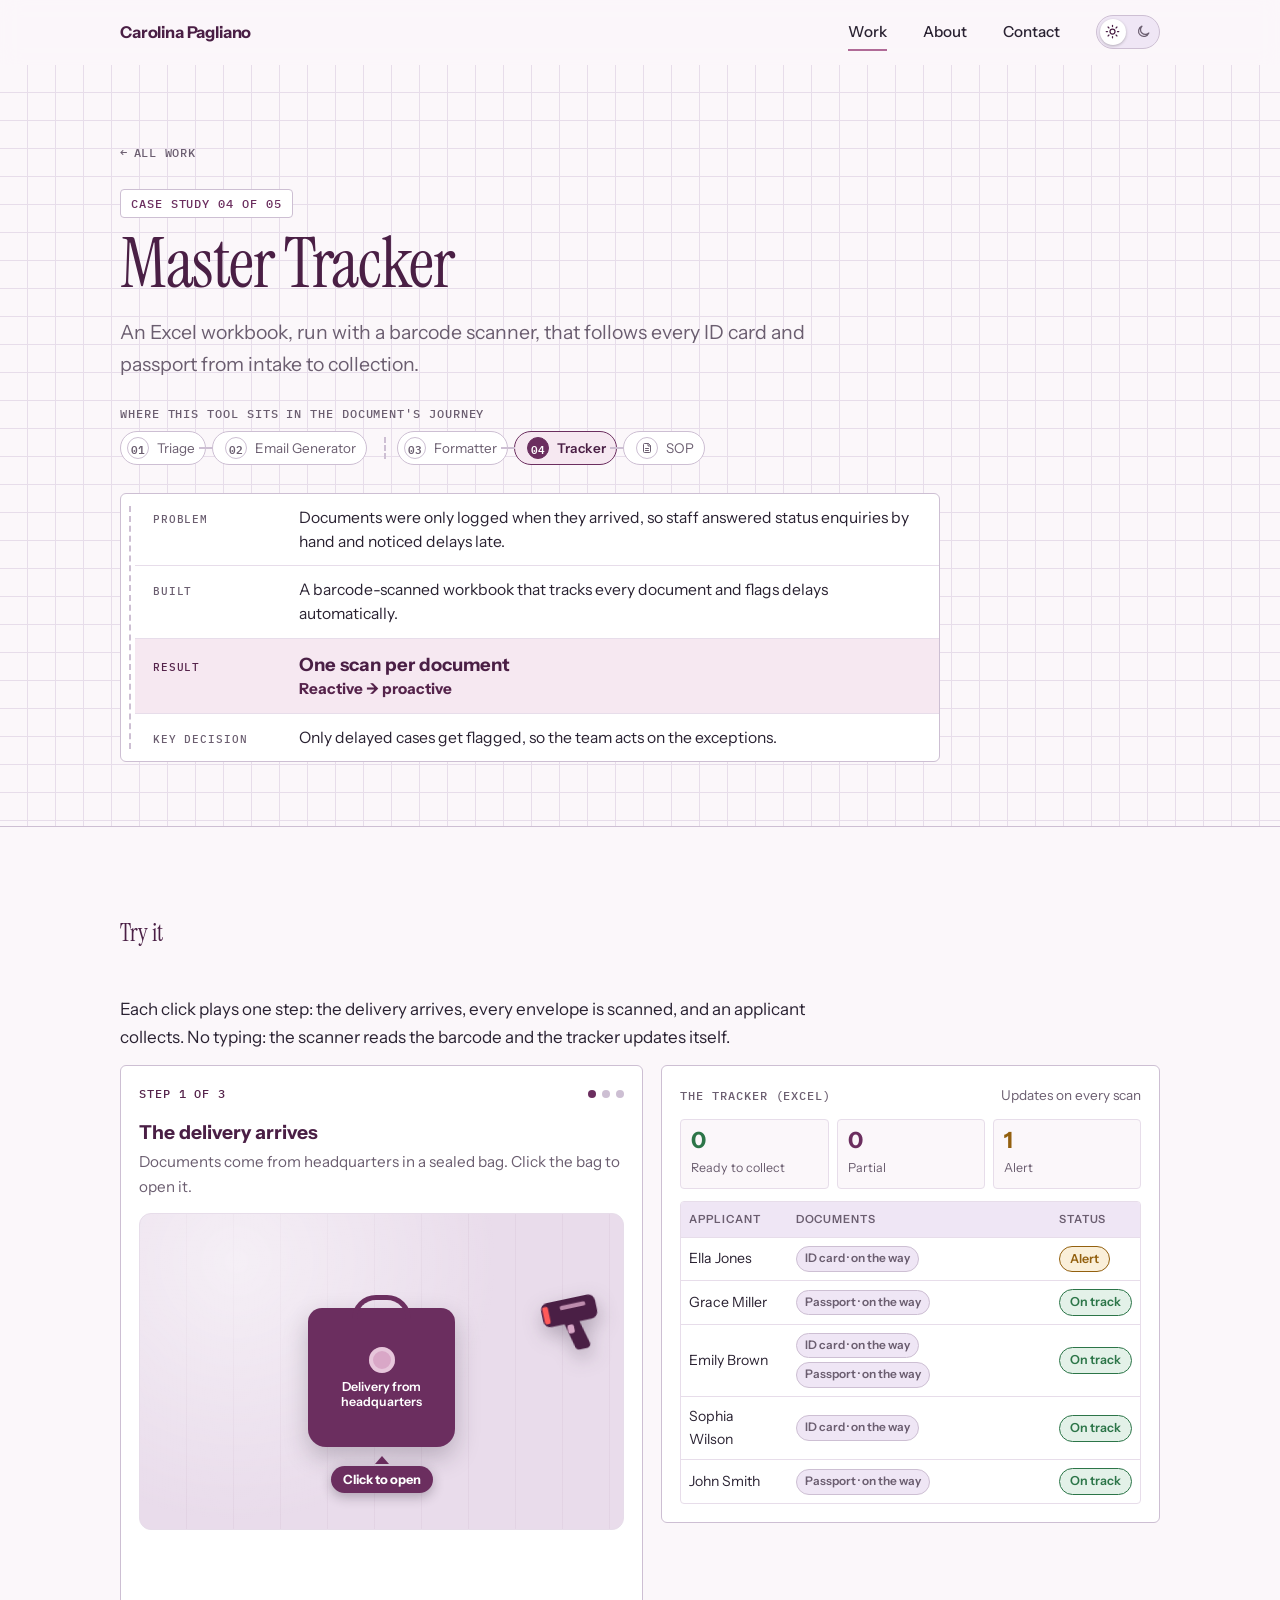
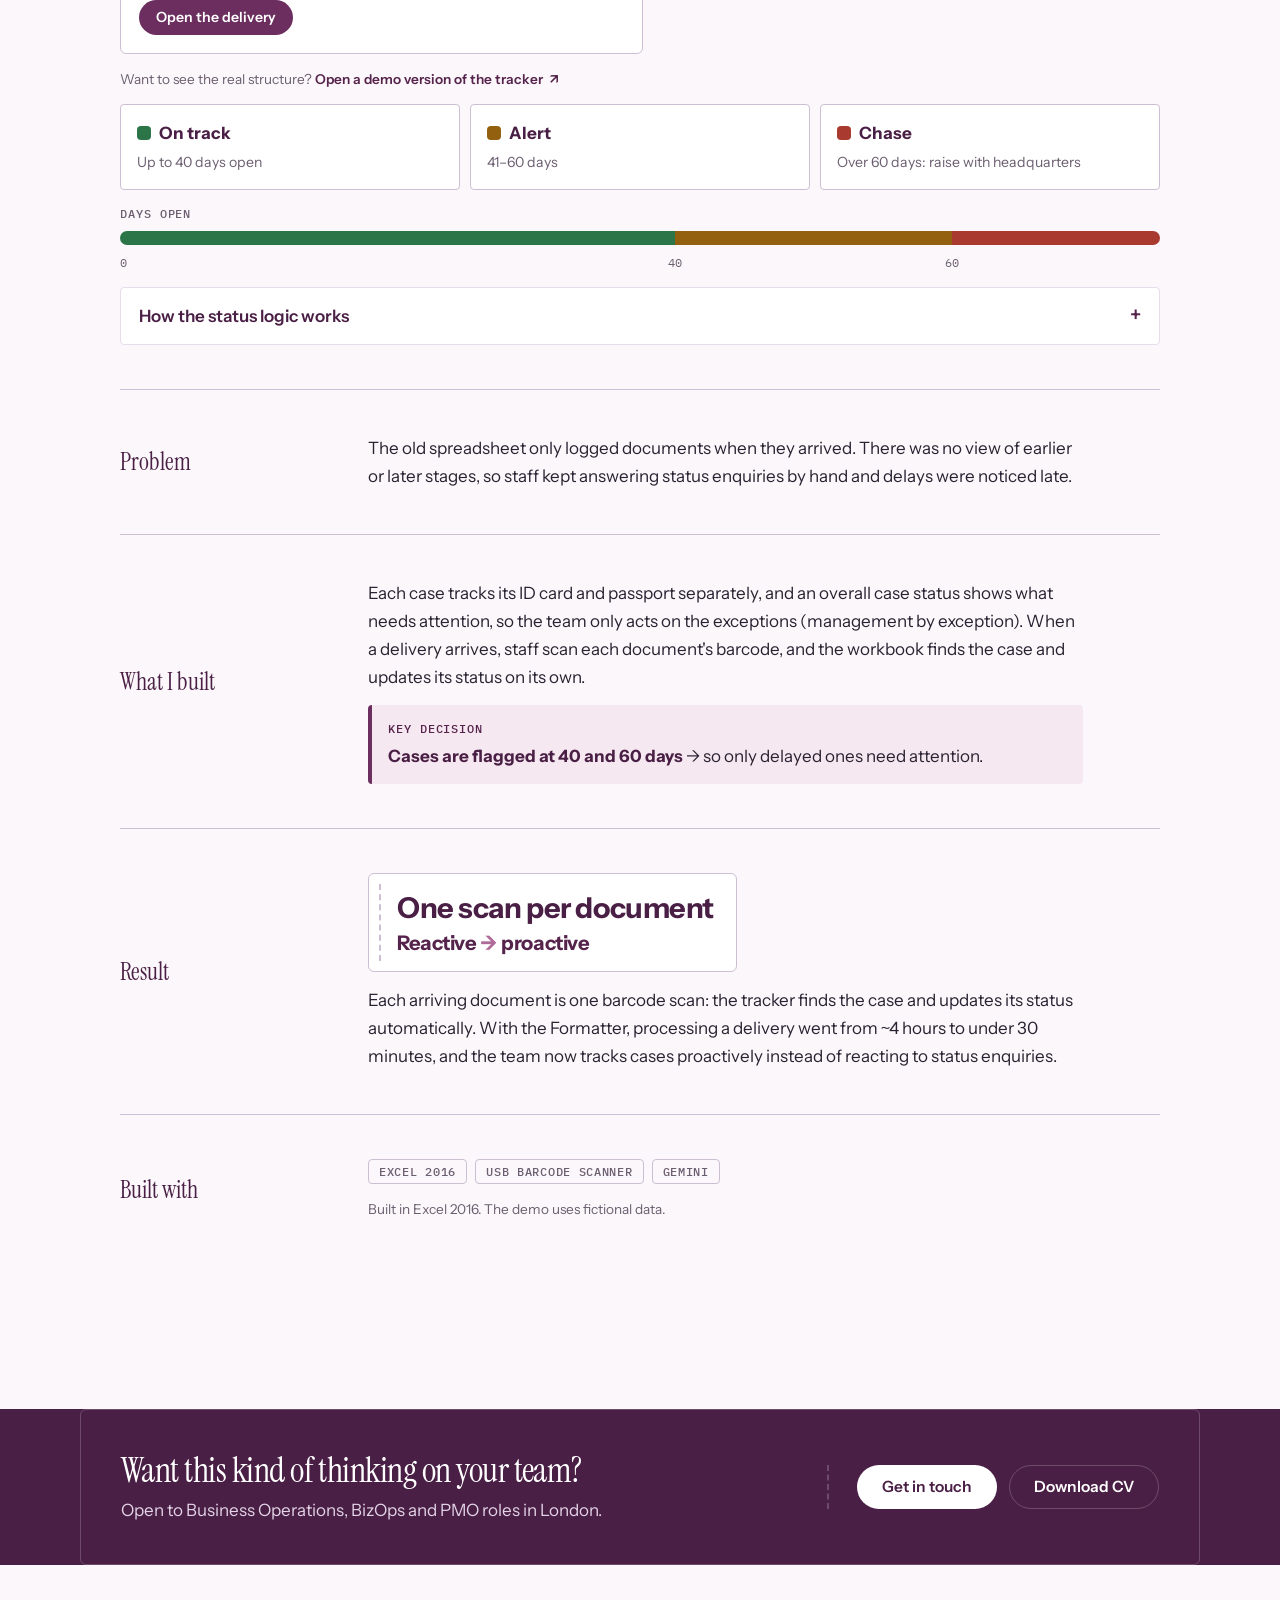
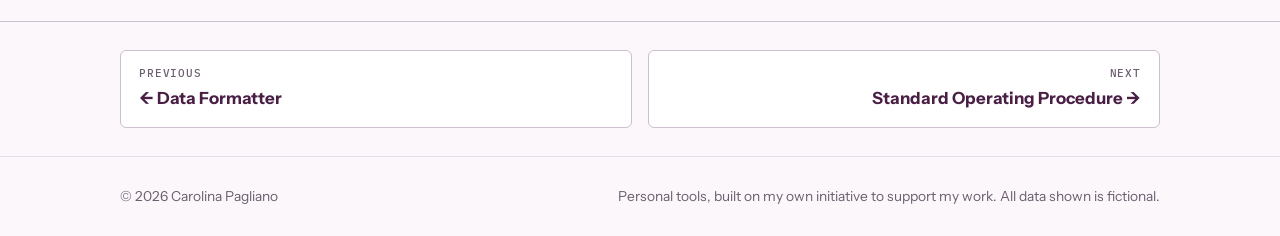
<file: tracker.html>
<!doctype html>
<html lang="en-GB">
<head>
<meta charset="utf-8">
<meta name="viewport" content="width=device-width, initial-scale=1, viewport-fit=cover">
<meta name="theme-color" content="#FBF7FA" media="(prefers-color-scheme: light)">
<meta name="theme-color" content="#1A1520" media="(prefers-color-scheme: dark)">
<script>(function(){try{var t=localStorage.getItem('theme');if(t==='light'||t==='dark'){document.documentElement.setAttribute('data-theme',t);document.querySelectorAll('meta[name="theme-color"]').forEach(function(m){m.content=t==='dark'?'#1A1520':'#FBF7FA';});}}catch(e){}})();</script>
<title>Master Tracker · Carolina Pagliano</title>
<meta name="description" content="An Excel workbook, run with a barcode scanner, that follows every ID card and passport from intake to collection.">
<meta property="og:type" content="website">
<meta property="og:title" content="Master Tracker · Carolina Pagliano">
<meta property="og:description" content="An Excel workbook, run with a barcode scanner, that follows every ID card and passport from intake to collection.">
<meta property="og:image" content="https://caritopagliano.github.io/images/og-banner.png?v=2">
<meta property="og:image:width" content="1200">
<meta property="og:image:height" content="630">
<meta property="og:url" content="https://caritopagliano.github.io/tracker.html">
<meta name="twitter:card" content="summary_large_image">
<meta name="twitter:title" content="Master Tracker · Carolina Pagliano">
<meta name="twitter:description" content="An Excel workbook, run with a barcode scanner, that follows every ID card and passport from intake to collection.">
<meta name="twitter:image" content="https://caritopagliano.github.io/images/og-banner.png?v=2">
<link rel="icon" type="image/png" href="images/favicon.png?v=2">
<link rel="apple-touch-icon" href="images/favicon.png?v=2">
<link rel="preconnect" href="https://fonts.googleapis.com">
<link rel="preconnect" href="https://fonts.gstatic.com" crossorigin>
<link rel="stylesheet" href="https://fonts.googleapis.com/css2?family=IBM+Plex+Mono:wght@400;500&family=Instrument+Serif:ital@0;1&family=Instrument+Sans:wght@500;600;700&family=Public+Sans:ital,wght@0,400;0,500;0,600;1,400&display=swap">
<link rel="stylesheet" href="styles.css?v=10">
<link rel="stylesheet" href="redesign.css?v=10">
</head>
<body data-page="case">
<a class="skip-link" href="#main">Skip to content</a>
<header class="site-header">
  <div class="wrap nav">
    <a class="brand" href="index.html#top"><span class="brand-full">Carolina Pagliano</span><span class="brand-short">C<span class="brand-mark">.</span>P</span></a>
    <nav class="nav-links" aria-label="Main">
      <a href="index.html#work" aria-current="page">Work</a>
      <a href="index.html#about">About</a>
      <a href="index.html#contact">Contact</a>
      <button type="button" class="theme-switch" role="switch" aria-checked="false" aria-label="Dark mode"><svg class="ic-sun" viewBox="0 0 24 24" aria-hidden="true"><circle cx="12" cy="12" r="4"/><path d="M12 2v2M12 20v2M4.9 4.9l1.4 1.4M17.7 17.7l1.4 1.4M2 12h2M20 12h2M4.9 19.1l1.4-1.4M17.7 6.3l1.4-1.4"/></svg><svg class="ic-moon" viewBox="0 0 24 24" aria-hidden="true"><path d="M20.5 14.5A8.5 8.5 0 1 1 9.5 3.5a7 7 0 0 0 11 11z"/></svg><span class="theme-knob" aria-hidden="true"></span></button>
    </nav>
  </div>
</header>

<main id="main">
  <section class="cs-hero">
    <div class="wrap">
      <a class="back" href="index.html#work"><span aria-hidden="true">←</span> All work</a>
      <p class="eyebrow">Case study 04 of 05</p>
      <h1>Master Tracker</h1>
      <p class="lede">An Excel workbook, run with a barcode scanner, that follows every ID card and passport from intake to collection.</p>
      <p class="mini-pipe-label">Where this tool sits in the document's journey</p><ol class="mini-pipe" aria-label="Where this tool sits: 01 and 02 before the appointment, 03 and 04 after it, with the SOP as the guide for those two"><li><a href="triage.html"><i>01</i><span>Triage</span></a></li><li><a href="email-generator.html"><i>02</i><span>Email Generator</span></a></li><li><a href="formatter.html"><i>03</i><span>Formatter</span></a></li><li class="on" aria-current="page"><i>04</i><span>Tracker</span></li><li><a href="sop.html"><i><svg viewBox="0 0 24 24" fill="none" stroke="currentColor" stroke-width="2" stroke-linecap="round" stroke-linejoin="round" aria-hidden="true"><path d="M14 3H7a2 2 0 0 0-2 2v14a2 2 0 0 0 2 2h10a2 2 0 0 0 2-2V8z"/><path d="M14 3v5h5M9 13h6M9 17h6"/></svg></i><span>SOP</span></a></li></ol>
      <dl class="glance" aria-label="At a glance">
        <div><dt>Problem</dt><dd>Documents were only logged when they arrived, so staff answered status enquiries by hand and noticed delays late.</dd></div>
        <div><dt>Built</dt><dd>A barcode-scanned workbook that tracks every document and flags delays automatically.</dd></div>
        <div class="glance-result"><dt>Result</dt><dd>One scan per document<span class="glance-second">Reactive → proactive</span></dd></div>
        <div><dt>Key decision</dt><dd>Only delayed cases get flagged, so the team acts on the exceptions.</dd></div>
      </dl>
    </div>
  </section>

  <div class="wrap cs-body">
    <section class="cs-block cs-try wide">
      <h2>Try it</h2>
      <div class="cs-content">
        <p>Each click plays one step: the delivery arrives, every envelope is scanned, and an applicant collects. No typing: the scanner reads the barcode and the tracker updates itself.</p>
        <div class="sim">
          <!-- Scene -->
          <section class="scene-card" aria-label="Simulation">
            <div class="step-row">
              <span class="step-label teal" id="step-label">Step 1 of 3</span>
              <div class="dots" aria-hidden="true"><span class="on"></span><span></span><span></span></div>
            </div>
            <div>
              <div class="scene-title" id="scene-title">The delivery arrives</div>
              <p class="scene-help" id="scene-help">Documents come from headquarters in a sealed bag. Click the bag to open it.</p>
            </div>

            <div class="stage" id="stage">
              <div class="stage-inner" id="desk">
                <button type="button" class="bag" id="bag" aria-label="Open the delivery"><span><span class="seal"></span>Delivery from<br>headquarters</span></button>

                <div class="env" data-i="0"><div class="doc">ID card</div><div class="barcode"></div><div class="who">Emily Brown</div><span class="tick" aria-hidden="true">✓</span></div>
                <div class="env" data-i="1"><div class="doc">ID card</div><div class="barcode"></div><div class="who">Sophia Wilson</div><span class="tick" aria-hidden="true">✓</span></div>
                <div class="env" data-i="2"><div class="doc">Passport</div><div class="barcode"></div><div class="who">John Smith</div><span class="tick" aria-hidden="true">✓</span></div>
                <div class="env" data-i="3"><div class="doc">ID card</div><div class="barcode"></div><div class="who">Lucy Parker</div><span class="tick" aria-hidden="true">!</span></div>

                <div class="slip" id="slip"><div class="t">Signed collection slip</div><div class="barcode"></div><div class="n">Sophia Wilson · ID card</div><div class="sig">S. Wilson</div></div>

                <div class="hint hint-bag up" id="hint-bag" aria-hidden="true"><span>Click to open</span><i></i></div>
                <div class="hint hint-scan up" id="hint-scan" aria-hidden="true"><span>Click to scan</span><i></i></div>
                <div class="laser" id="laser"></div>
                <div class="beep" id="beep">BEEP</div>
                <button type="button" class="scanner" id="scanner" aria-label="Scan with the barcode scanner" disabled>
                  <svg viewBox="0 0 100 100" aria-hidden="true">
                    <path d="M18 22 h56 a10 10 0 0 1 10 10 v14 a10 10 0 0 1 -10 10 h-18 l-8 34 a6 6 0 0 1 -6 4 h-10 a5 5 0 0 1 -5 -6 l8 -32 h-17 a10 10 0 0 1 -10 -10 v-14 a10 10 0 0 1 10 -10z" fill="#4A1F45"/>
                    <rect x="74" y="27" width="8" height="24" rx="3" fill="#ff5a5a"/>
                    <rect x="22" y="30" width="36" height="6" rx="3" fill="#D9A7C7" opacity=".8"/>
                    <rect x="44" y="58" width="9" height="12" rx="3" fill="#D9A7C7"/>
                  </svg>
                </button>
              </div>
            </div>

            <p class="scene-msg" id="scene-msg" aria-live="polite"></p>
            <div class="scene-actions">
              <button type="button" class="btn btn-primary btn-small pulse" id="next">Open the delivery</button>
              <button type="button" class="btn btn-secondary btn-small" id="replay" hidden>Replay</button>
              <span class="btn-hint" id="hint-btn" aria-hidden="true"><i></i><span>Click here</span></span>
            </div>
          </section>

          <!-- Tracker -->
          <section class="tracker-card" aria-label="Tracker">
            <div class="tracker-top">
              <span class="step-label">The tracker (Excel)</span>
              <span class="small-note">Updates on every scan</span>
            </div>
            <ul class="mini-counters" id="counters"></ul>
            <div class="table-wrap">
              <table class="data-table compact" aria-label="Cases">
                <thead><tr><th scope="col">Applicant</th><th scope="col">Documents</th><th scope="col">Status</th></tr></thead>
                <tbody id="rows"></tbody>
              </table>
            </div>
          </section>
        </div>
        <p class="small-note">Want to see the real structure? <a class="ext-link" href="https://docs.google.com/spreadsheets/d/1xzHYt2N249V33yz2WzebO4KB775dw9X5/preview" target="_blank" rel="noopener">Open a demo version of the tracker <span aria-hidden="true">↗</span></a></p>

        <ul class="legend" aria-label="Colour legend">
          <li><span class="status"><span class="swatch ok"></span><strong>On track</strong></span><span class="sub">Up to 40 days open</span></li>
          <li><span class="status"><span class="swatch warn"></span><strong>Alert</strong></span><span class="sub">41–60 days</span></li>
          <li><span class="status"><span class="swatch bad"></span><strong>Chase</strong></span><span class="sub">Over 60 days: raise with headquarters</span></li>
        </ul>
        <div class="sla" aria-hidden="true">
          <span class="step-label">Days open</span>
          <div class="sla-bar"><span class="ok"></span><span class="warn"></span><span class="bad"></span></div>
          <div class="sla-scale"><span>0</span><span>40</span><span>60</span></div>
        </div>
        <details class="logic">
          <summary>How the status logic works</summary>
          <div class="logic-body">
            <p>The real workbook has 4 linked tabs:</p>
            <ul class="plain">
              <li><strong>Dashboard:</strong> totals by document type: registered, received, at the desk, collected, and delay levels.</li>
              <li><strong>Case Tracking:</strong> one row per case, filled from the <a href="formatter.html">Formatter</a>. Formula columns look up the other tabs and work out each document's status and the overall case status. Contact emails are used to tell applicants when documents arrive.</li>
              <li><strong>Delivery Arrival:</strong> documents arrive from headquarters in a sealed delivery every two weeks. Staff scan each document's barcode as it's opened and record the arrival date.</li>
              <li><strong>Counter Handover:</strong> applicants sign a paper slip at the counter. At the end of the day, staff scan all signed slips in one go.</li>
            </ul>
            <p>Each document is <strong>Collected</strong>, <strong>At the desk</strong>, or, if it hasn't arrived, rated by how long it has been open (see the colour legend above). The overall case status is, in order of priority: Archived · Chase · Ready to collect · Partial (some documents here, some on the way) · Alert · On track.</p>
          </div>
        </details>
      </div>
    </section>

    <section class="cs-block">
      <h2>Problem</h2>
      <div class="cs-content">
        <p>The old spreadsheet only logged documents when they arrived. There was no view of earlier or later stages, so staff kept answering status enquiries by hand and delays were noticed late.</p>
      </div>
    </section>

    <section class="cs-block">
      <h2>What I built</h2>
      <div class="cs-content">
        <p>Each case tracks its ID card and passport separately, and an overall case status shows what needs attention, so the team only acts on the exceptions (management by exception). When a delivery arrives, staff scan each document's barcode, and the workbook finds the case and updates its status on its own.</p>
        <div class="decision"><span class="decision-label">Key decision</span><p><strong>Cases are flagged at 40 and 60 days</strong> → so only delayed ones need attention.</p></div>
      </div>
    </section>

    <section class="cs-block">
      <h2>Result</h2>
      <div class="cs-content">
        <p class="result-callout">One scan per document<span class="result-second">Reactive <span class="arrow">→</span> proactive</span></p>
        <p>Each arriving document is one barcode scan: the tracker finds the case and updates its status automatically. With the Formatter, processing a delivery went from ~4 hours to under 30 minutes, and the team now tracks cases proactively instead of reacting to status enquiries.</p>
      </div>
    </section>

    <section class="cs-block">
      <h2>Built with</h2>
      <div class="cs-content">
        <ul class="chips"><li class="chip">Excel 2016</li><li class="chip">USB barcode scanner</li><li class="chip">Gemini</li></ul>
        <p class="small-note">Built in Excel 2016. The demo uses fictional data.</p>
      </div>
    </section>
  </div>
</main>

<section class="cs-cta" aria-label="Get in touch">
  <div class="wrap cs-cta-inner">
    <div class="cs-cta-text">
      <h2>Want this kind of thinking on your team?</h2>
      <p>Open to Business Operations, BizOps and PMO roles in London.</p>
    </div>
    <div class="cs-cta-actions">
      <a class="btn btn-primary" href="index.html#contact">Get in touch</a>
      <a class="btn btn-secondary" href="Carolina-Pagliano-CV.pdf?v=2" target="_blank" rel="noopener">Download CV</a>
    </div>
  </div>
</section>

<nav class="cs-pager" aria-label="Case studies">
  <div class="wrap">
    <a class="prev" href="formatter.html"><span>Previous</span><strong>← Data Formatter</strong></a>
    <a class="next" href="sop.html"><span>Next</span><strong>Standard Operating Procedure →</strong></a>
  </div>
</nav>
<footer class="site-footer">
  <div class="wrap">
    <span>© <span id="year">2026</span> Carolina Pagliano</span>
    <span>Personal tools, built on my own initiative to support my work. All data shown is fictional.</span>
  </div>
</footer>

<script src="site.js?v=10"></script>
<script>
(function () {
  var reduce = window.matchMedia('(prefers-reduced-motion: reduce)').matches;
  function wait(ms) { return new Promise(function (r) { setTimeout(r, reduce ? 0 : ms); }); }
  function $(id) { return document.getElementById(id); }

  // Envelope resting spots on the desk (% of the stage), and where the barcode sits on each
  var SPOTS = [{ x: 3, y: 6 }, { x: 41, y: 6 }, { x: 3, y: 56 }, { x: 41, y: 56 }];
  var HOME = { x: 81, y: 22 };

  var CASES, envs = Array.prototype.slice.call(document.querySelectorAll('.env'));
  var ENV_CASE = [{ name: 'Emily Brown', k: 'id' }, { name: 'Sophia Wilson', k: 'id' }, { name: 'John Smith', k: 'pp' }, { name: 'Lucy Parker', k: 'id', unknown: true }];
  var DOC = { id: 'ID card', pp: 'Passport' };
  var phase = 0, scanned = 0, busy = false;

  function seed() {
    CASES = [
      { name: 'Ella Jones', docs: { id: 'way' }, days: 58 },
      { name: 'Grace Miller', docs: { pp: 'way' }, days: 33 },
      { name: 'Emily Brown', docs: { id: 'way', pp: 'way' }, days: 30 },
      { name: 'Sophia Wilson', docs: { id: 'way' }, days: 29 },
      { name: 'John Smith', docs: { pp: 'way' }, days: 31 }
    ];
  }

  function status(c) {
    var st = Object.keys(c.docs).map(function (k) { return c.docs[k]; });
    var way = st.indexOf('way') > -1, desk = st.indexOf('desk') > -1;
    if (st.every(function (s) { return s === 'collected'; })) return { t: 'Collected', cls: 'done' };
    if (!way) return { t: 'Ready to collect', cls: 'go' };
    if (desk) return { t: 'Partial', cls: 'part' };
    if (c.days > 40) return { t: 'Alert', cls: 'warn' };
    return { t: 'On track', cls: 'ok' };
  }

  function render(flashName) {
    var STATE = { way: 'on the way', desk: 'at the desk', collected: 'collected' };
    $('rows').innerHTML = CASES.map(function (c) {
      var s = status(c);
      var chips = Object.keys(c.docs).map(function (k) { return '<span class="doc-chip ' + c.docs[k] + '">' + DOC[k] + ' · ' + STATE[c.docs[k]] + '</span>'; }).join('');
      return '<tr data-name="' + c.name + '"' + (s.cls === 'done' ? ' class="row-done"' : '') + '><td class="wrap">' + c.name + '</td><td class="wrap"><span class="doc-chips">' + chips + '</span></td><td><span class="status-pill ' + s.cls + '">' + s.t + '</span></td></tr>';
    }).join('');
    var n = { go: 0, part: 0, warn: 0 };
    CASES.forEach(function (c) { var k = status(c).cls; if (n[k] !== undefined) n[k]++; });
    $('counters').innerHTML = '<li class="go"><strong>' + n.go + '</strong><span>Ready to collect</span></li><li class="part"><strong>' + n.part + '</strong><span>Partial</span></li><li class="warn"><strong>' + n.warn + '</strong><span>Alert</span></li>';
    if (flashName) { var tr = document.querySelector('[data-name="' + flashName + '"]'); if (tr) { tr.classList.add('flash'); } }
  }

  function setStep(n, title, help) {
    $('step-label').textContent = 'Step ' + n + ' of 3';
    document.querySelectorAll('.dots span').forEach(function (d, i) { d.classList.toggle('on', i < n); });
    $('scene-title').textContent = title;
    $('scene-help').textContent = help;
  }

  function placeScanner(x, y, aim) {
    var s = $('scanner'); s.style.left = x + '%'; s.style.top = y + '%'; s.classList.toggle('aim', !!aim);
  }

  async function beepAt(x, y, w) {
    var l = $('laser'); l.style.left = x + '%'; l.style.top = y + '%'; l.style.width = w + '%';
    l.classList.remove('go'); void l.offsetWidth; l.classList.add('go');
    var b = $('beep'); b.style.left = (x + w - 4) + '%'; b.style.top = (y - 9) + '%';
    b.classList.add('show'); await wait(300); b.classList.remove('show');
  }

  function setButton(label, show) { var n = $('next'); n.textContent = label; n.hidden = !show; }
  function btnHint(on) { $('hint-btn').classList.toggle('show', on); }
  function ready(on) { var s = $('scanner'); s.disabled = !on; s.classList.toggle('ready', on); $('hint-scan').classList.toggle('show', on); }

  async function openBag() {
    busy = true;
    $('next').classList.remove('pulse');
    $('hint-bag').classList.remove('show');
    $('stage').classList.remove('clickable');
    $('bag').classList.add('opened');
    await wait(350);
    for (var i = 0; i < envs.length; i++) {
      envs[i].style.left = SPOTS[i].x + '%'; envs[i].style.top = SPOTS[i].y + '%'; envs[i].classList.add('out');
      await wait(160);
    }
    await wait(400);
    phase = 1;
    setStep(2, 'Scan each document', 'Click the scanner to scan the next envelope. No typing: the barcode holds the case number.');
    $('scene-msg').textContent = '4 envelopes in this delivery.';
    setButton('Scan next envelope (1 of 4)', true);
    ready(true);
    busy = false;
  }

  async function scanNext() {
    busy = true; ready(false);
    var i = scanned, spot = SPOTS[i], e = ENV_CASE[i];
    placeScanner(spot.x + 23, spot.y + 2, true);
    await wait(260);
    await beepAt(spot.x + 2, spot.y + 14, 20);
    if (e.unknown) {
      envs[i].classList.add('unknown', 'setaside');
      $('scene-msg').innerHTML = 'Beep. <strong>' + e.name + '</strong> is not in our records, so the envelope is set aside for checking. The tracker doesn\'t change.';
    } else {
      envs[i].classList.add('done');
      var c = CASES.filter(function (x) { return x.name === e.name; })[0];
      c.docs[e.k] = 'desk';
      render(c.name);
      var s = status(c);
      $('scene-msg').innerHTML = 'Beep. <strong>' + e.name + '</strong>\'s ' + (e.k === 'id' ? 'ID card' : 'passport') + ' is at the desk. ' +
        (s.cls === 'part' ? 'The passport is still on the way, so the case is <strong>Partial</strong>.' : 'The case is <strong>Ready to collect</strong>.');
    }
    scanned++;
    placeScanner(HOME.x, HOME.y, false);
    await wait(250);
    if (scanned < envs.length) {
      setButton('Scan next envelope (' + (scanned + 1) + ' of 4)', true); ready(true);
    } else {
      setButton('Next: an applicant collects', true);
      btnHint(true);
    }
    busy = false;
  }

  async function showSlip() {
    busy = true;
    btnHint(false);
    envs.forEach(function (e) { e.style.opacity = '.35'; });
    $('slip').classList.add('in');
    phase = 2;
    setStep(3, 'An applicant collects', 'Sophia Wilson signs a paper slip at the counter. At closing, staff scan every signed slip in one go. Click the scanner.');
    $('scene-msg').textContent = '';
    setButton('Scan the signed slip', true);
    await wait(500); ready(true); busy = false;
  }

  async function scanSlip() {
    busy = true; ready(false);
    placeScanner(58, 34, true);
    await wait(260);
    await beepAt(35, 44, 24);
    $('slip').classList.add('done');
    var c = CASES.filter(function (x) { return x.name === 'Sophia Wilson'; })[0];
    c.docs.id = 'collected';
    render(c.name);
    $('scene-msg').innerHTML = 'Beep. <strong>Sophia Wilson</strong> has collected her ID card. Case closed, without anyone typing a thing.';
    placeScanner(HOME.x, HOME.y, false);
    phase = 3;
    setButton('', false);
    $('replay').hidden = false;
    btnHint(true);
    busy = false;
  }

  function act() {
    if (busy) return;
    if (phase === 0) openBag();
    else if (phase === 1 && scanned < envs.length) scanNext();
    else if (phase === 1) showSlip();
    else if (phase === 2) scanSlip();
  }

  function reset() {
    phase = 0; scanned = 0; busy = false; seed(); render();
    $('bag').classList.remove('opened');
    envs.forEach(function (e) { e.className = 'env'; e.style.left = ''; e.style.top = ''; e.style.opacity = ''; });
    $('slip').className = 'slip';
    placeScanner(HOME.x, HOME.y, false); ready(false);
    setStep(1, 'The delivery arrives', 'Documents come from headquarters in a sealed bag. Click the bag to open it.');
    $('scene-msg').textContent = '';
    setButton('Open the delivery', true); $('next').classList.add('pulse');
    $('hint-bag').classList.add('show');
    $('stage').classList.add('clickable');
    btnHint(false);
    $('replay').hidden = true;
  }

  $('next').addEventListener('click', act);
  $('stage').addEventListener('click', function (e) { if (phase === 0 || e.target.closest('.hint.show')) act(); });
  $('scanner').addEventListener('click', act);
  $('replay').addEventListener('click', reset);
  // The "Click here" label does the same as the button it points at
  document.getElementById('hint-btn').addEventListener('click', function () {
    var b = Array.prototype.filter.call(document.querySelectorAll('.scene-actions .btn'), function (x) { return !x.hidden; })[0];
    if (b) b.click();
  });
  reset();
})();
</script>
</body>
</html>
</file>
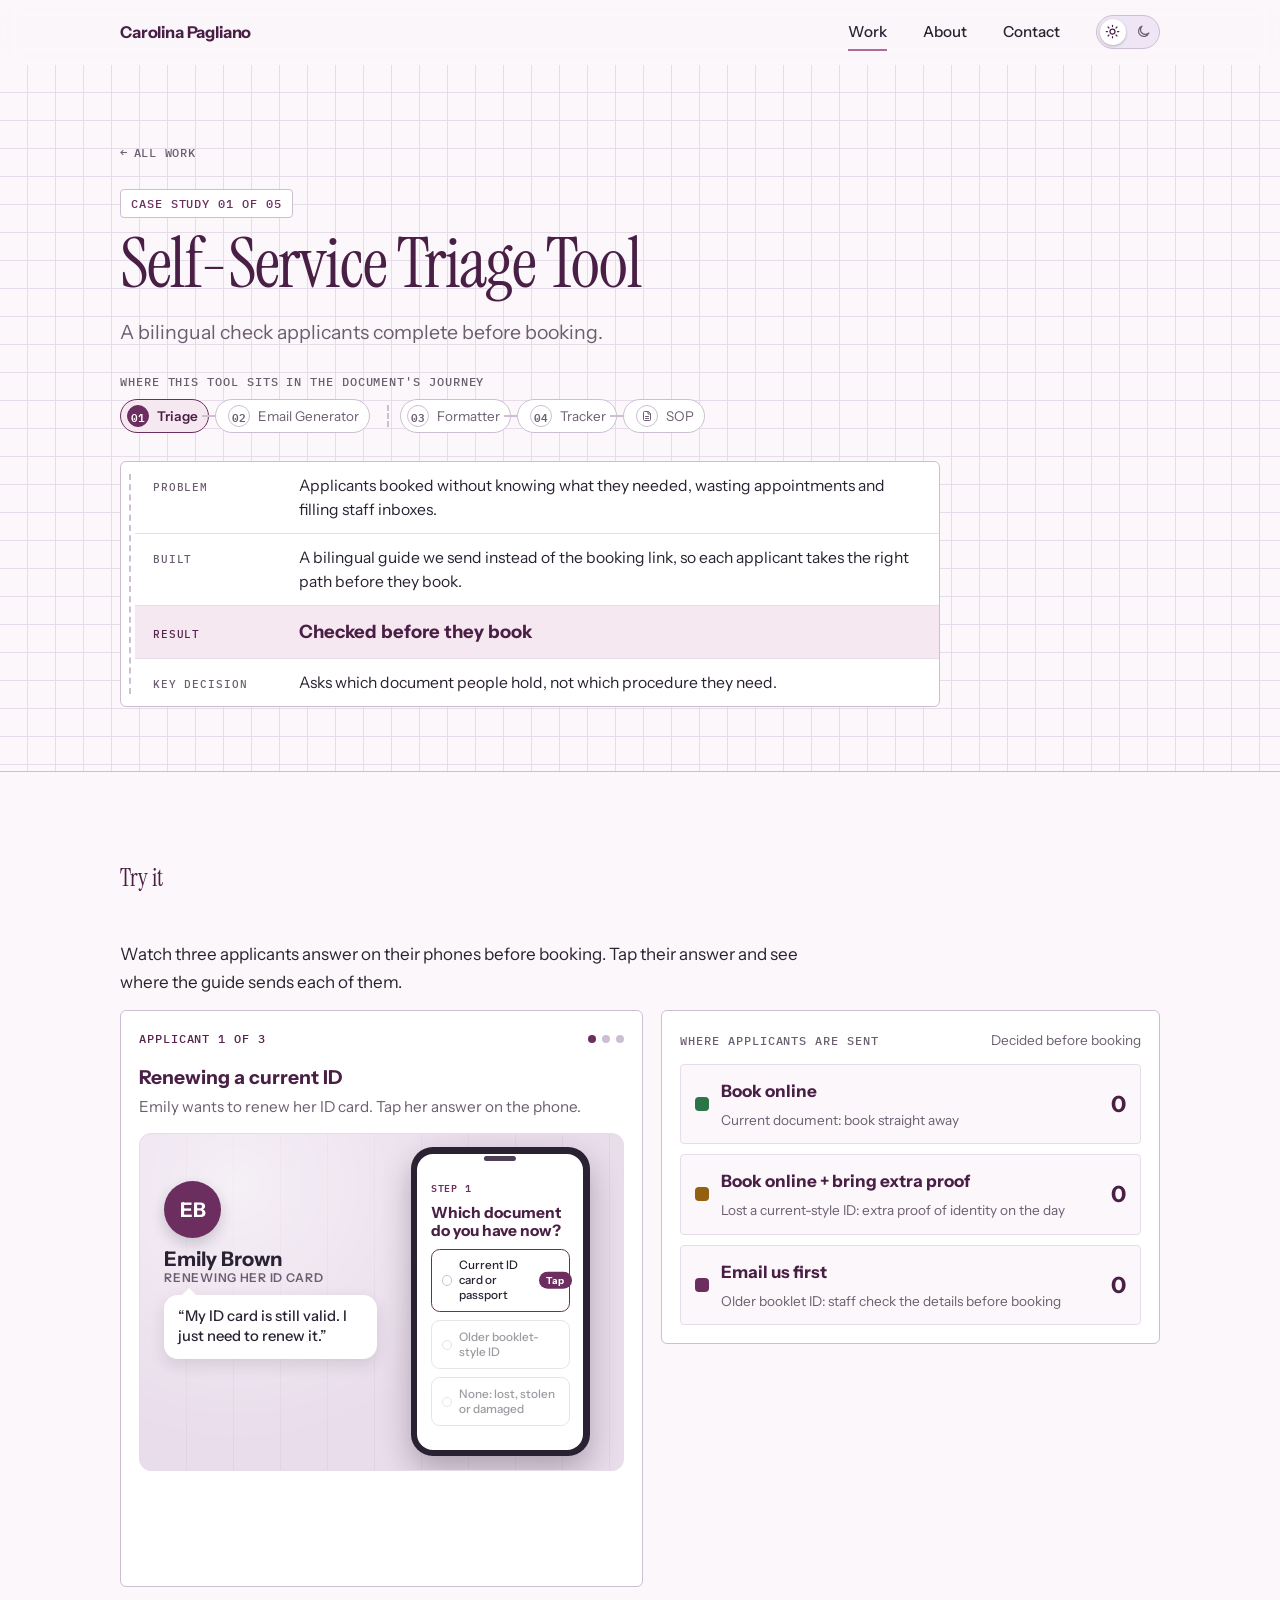
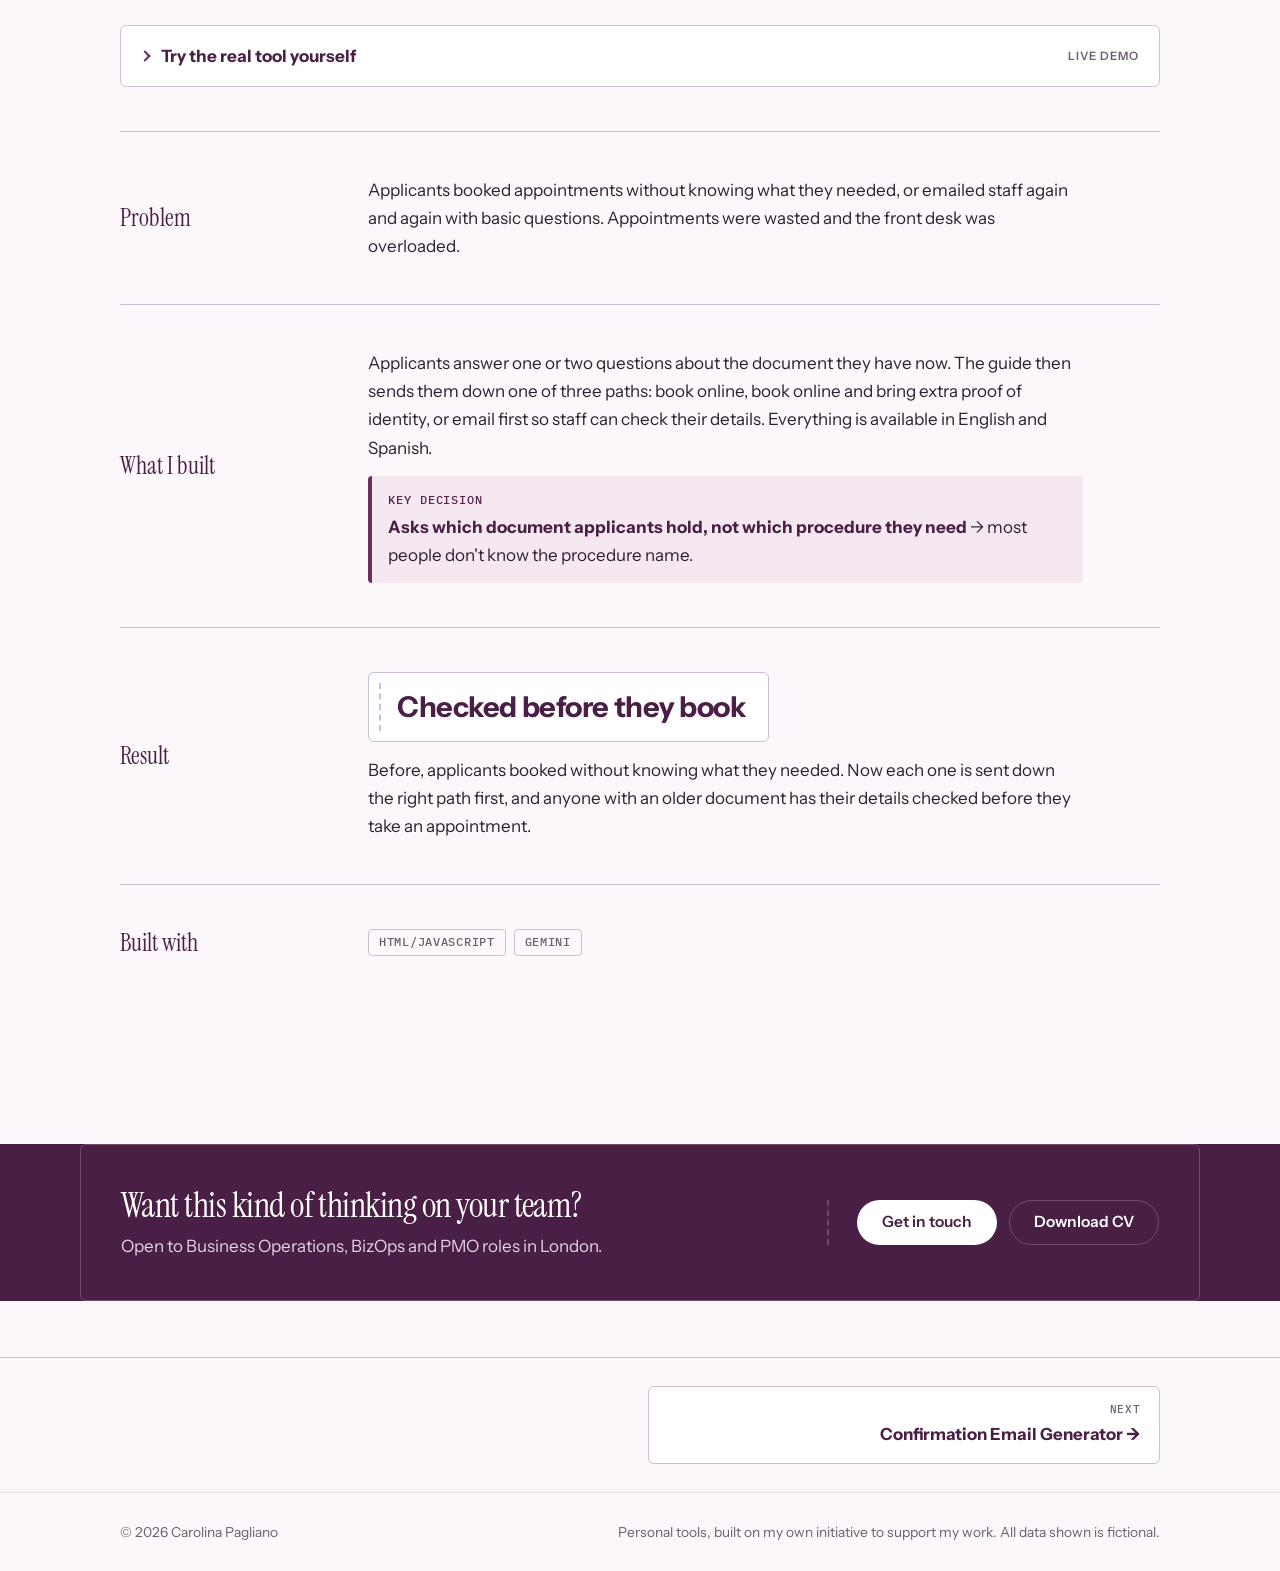
<file: triage.html>
<!doctype html>
<html lang="en-GB">
<head>
<meta charset="utf-8">
<meta name="viewport" content="width=device-width, initial-scale=1, viewport-fit=cover">
<meta name="theme-color" content="#FBF7FA" media="(prefers-color-scheme: light)">
<meta name="theme-color" content="#1A1520" media="(prefers-color-scheme: dark)">
<script>(function(){try{var t=localStorage.getItem('theme');if(t==='light'||t==='dark'){document.documentElement.setAttribute('data-theme',t);document.querySelectorAll('meta[name="theme-color"]').forEach(function(m){m.content=t==='dark'?'#1A1520':'#FBF7FA';});}}catch(e){}})();</script>
<title>Self-Service Triage Tool · Carolina Pagliano</title>
<meta name="description" content="A bilingual check applicants complete before booking, so each one is sent down the right path.">
<meta property="og:type" content="website">
<meta property="og:title" content="Self-Service Triage Tool · Carolina Pagliano">
<meta property="og:description" content="A bilingual check applicants complete before booking, so each one is sent down the right path.">
<meta property="og:image" content="https://caritopagliano.github.io/images/og-banner.png?v=2">
<meta property="og:image:width" content="1200">
<meta property="og:image:height" content="630">
<meta property="og:url" content="https://caritopagliano.github.io/triage.html">
<meta name="twitter:card" content="summary_large_image">
<meta name="twitter:title" content="Self-Service Triage Tool · Carolina Pagliano">
<meta name="twitter:description" content="A bilingual check applicants complete before booking, so each one is sent down the right path.">
<meta name="twitter:image" content="https://caritopagliano.github.io/images/og-banner.png?v=2">
<link rel="icon" type="image/png" href="images/favicon.png?v=2">
<link rel="apple-touch-icon" href="images/favicon.png?v=2">
<link rel="preconnect" href="https://fonts.googleapis.com">
<link rel="preconnect" href="https://fonts.gstatic.com" crossorigin>
<link rel="stylesheet" href="https://fonts.googleapis.com/css2?family=IBM+Plex+Mono:wght@400;500&family=Instrument+Serif:ital@0;1&family=Instrument+Sans:wght@500;600;700&family=Public+Sans:ital,wght@0,400;0,500;0,600;1,400&display=swap">
<link rel="stylesheet" href="styles.css?v=10">
<link rel="stylesheet" href="redesign.css?v=10">
</head>
<body data-page="case">
<a class="skip-link" href="#main">Skip to content</a>
<header class="site-header">
  <div class="wrap nav">
    <a class="brand" href="index.html#top"><span class="brand-full">Carolina Pagliano</span><span class="brand-short">C<span class="brand-mark">.</span>P</span></a>
    <nav class="nav-links" aria-label="Main">
      <a href="index.html#work" aria-current="page">Work</a>
      <a href="index.html#about">About</a>
      <a href="index.html#contact">Contact</a>
      <button type="button" class="theme-switch" role="switch" aria-checked="false" aria-label="Dark mode"><svg class="ic-sun" viewBox="0 0 24 24" aria-hidden="true"><circle cx="12" cy="12" r="4"/><path d="M12 2v2M12 20v2M4.9 4.9l1.4 1.4M17.7 17.7l1.4 1.4M2 12h2M20 12h2M4.9 19.1l1.4-1.4M17.7 6.3l1.4-1.4"/></svg><svg class="ic-moon" viewBox="0 0 24 24" aria-hidden="true"><path d="M20.5 14.5A8.5 8.5 0 1 1 9.5 3.5a7 7 0 0 0 11 11z"/></svg><span class="theme-knob" aria-hidden="true"></span></button>
    </nav>
  </div>
</header>

<main id="main">
  <section class="cs-hero">
    <div class="wrap">
      <a class="back" href="index.html#work"><span aria-hidden="true">←</span> All work</a>
      <p class="eyebrow">Case study 01 of 05</p>
      <h1>Self-Service Triage Tool</h1>
      <p class="lede">A bilingual check applicants complete before booking.</p>
      <p class="mini-pipe-label">Where this tool sits in the document's journey</p><ol class="mini-pipe" aria-label="Where this tool sits: 01 and 02 before the appointment, 03 and 04 after it, with the SOP as the guide for those two"><li class="on" aria-current="page"><i>01</i><span>Triage</span></li><li><a href="email-generator.html"><i>02</i><span>Email Generator</span></a></li><li><a href="formatter.html"><i>03</i><span>Formatter</span></a></li><li><a href="tracker.html"><i>04</i><span>Tracker</span></a></li><li><a href="sop.html"><i><svg viewBox="0 0 24 24" fill="none" stroke="currentColor" stroke-width="2" stroke-linecap="round" stroke-linejoin="round" aria-hidden="true"><path d="M14 3H7a2 2 0 0 0-2 2v14a2 2 0 0 0 2 2h10a2 2 0 0 0 2-2V8z"/><path d="M14 3v5h5M9 13h6M9 17h6"/></svg></i><span>SOP</span></a></li></ol>
      <dl class="glance" aria-label="At a glance">
        <div><dt>Problem</dt><dd>Applicants booked without knowing what they needed, wasting appointments and filling staff inboxes.</dd></div>
        <div><dt>Built</dt><dd>A bilingual guide we send instead of the booking link, so each applicant takes the right path before they book.</dd></div>
        <div class="glance-result"><dt>Result</dt><dd>Checked before they book</dd></div>
        <div><dt>Key decision</dt><dd>Asks which document people hold, not which procedure they need.</dd></div>
      </dl>
    </div>
  </section>

  <div class="wrap cs-body">
    <section class="cs-block cs-try wide">
      <h2>Try it</h2>
      <div class="cs-content">
        <p>Watch three applicants answer on their phones before booking. Tap their answer and see where the guide sends each of them.</p>
        <div class="sim">
          <section class="scene-card" aria-label="Simulation">
            <div class="step-row">
              <span class="step-label teal" id="step-label">Applicant 1 of 3</span>
              <div class="dots" aria-hidden="true"><span class="on"></span><span></span><span></span></div>
            </div>
            <div>
              <div class="scene-title" id="scene-title"></div>
              <p class="scene-help" id="scene-help"></p>
            </div>

            <div class="stage triage" id="stage">
              <div class="stage-inner">
                <div class="persona" id="persona">
                  <div class="avatar" id="p-initials"></div>
                  <div><div class="pname" id="p-name"></div><div class="psit" id="p-sit"></div></div>
                  <div class="bubble" id="p-quote"></div>
                </div>
                <div class="phone" aria-label="Applicant's phone">
                  <div class="screen" id="screen"></div>
                </div>
              </div>
            </div>

            <p class="scene-msg" id="scene-msg" aria-live="polite"></p>
            <div class="scene-actions">
              <button type="button" class="btn btn-primary btn-small" id="next" hidden>Next applicant</button>
              <button type="button" class="btn btn-secondary btn-small" id="replay" hidden>Replay</button>
              <span class="btn-hint" id="hint-btn" aria-hidden="true"><i></i><span>Click here</span></span>
            </div>
          </section>

          <section class="tracker-card" aria-label="Where applicants are sent">
            <div class="tracker-top">
              <span class="step-label">Where applicants are sent</span>
              <span class="small-note">Decided before booking</span>
            </div>
            <div class="paths">
              <div class="path a" data-path="A"><span class="sq"></span><strong>Book online</strong><span class="count">0</span><span class="pdesc">Current document: book straight away</span><div class="who"></div></div>
              <div class="path b" data-path="B"><span class="sq"></span><strong>Book online + bring extra proof</strong><span class="count">0</span><span class="pdesc">Lost a current-style ID: extra proof of identity on the day</span><div class="who"></div></div>
              <div class="path c" data-path="C"><span class="sq"></span><strong>Email us first</strong><span class="count">0</span><span class="pdesc">Older booklet ID: staff check the details before booking</span><div class="who"></div></div>
            </div>
          </section>
        </div>

        <details class="try-more">
          <summary>Try the real tool yourself<span>Live demo</span></summary>
          <div class="try-more-body">
            <p class="try-more-intro">Answer the questions as an applicant would, in English or Spanish, or pick one of the examples.</p>
          <div class="try">
            <span class="step-label">How to try it</span>
            <ol class="try-steps">
              <li>Pick an example, or answer the question yourself</li>
              <li>See where the applicant is sent</li>
            </ol>
          </div>
          <div class="demo">
            <div class="demo-bar">
              <span class="demo-tag">Live demo</span>
              <div class="demo-bar-actions">
                <button type="button" class="btn btn-primary btn-small pulse" data-example="renew">Example: renewing a current ID</button>
                <button type="button" class="btn btn-primary btn-small" data-example="lost">Example: lost ID</button>
                <button type="button" class="btn btn-primary btn-small" data-example="booklet">Example: old booklet ID</button>
                <button type="button" class="btn btn-secondary btn-small" id="tri-reset" hidden>Start over</button>
              </div>
            </div>
            <div class="demo-body">
              <div class="demo-top">
                <p class="helper" id="tri-hint">Click an example above, or answer the question yourself.</p>
                <div class="seg" role="group" aria-label="Demo language">
                  <button type="button" data-lang="en" aria-pressed="true">EN</button>
                  <button type="button" data-lang="es" aria-pressed="false">ES</button>
                </div>
              </div>
              <div class="tri-steps" id="tri"></div>
              <p class="msg" id="tri-msg" aria-live="polite"></p>
            </div>
          </div>
          <p class="demo-note">Simplified version. All text is illustrative.</p>
          </div>
        </details>
      </div>
    </section>

    <section class="cs-block">
      <h2>Problem</h2>
      <div class="cs-content">
        <p>Applicants booked appointments without knowing what they needed, or emailed staff again and again with basic questions. Appointments were wasted and the front desk was overloaded.</p>
      </div>
    </section>

    <section class="cs-block">
      <h2>What I built</h2>
      <div class="cs-content">
        <p>Applicants answer one or two questions about the document they have now. The guide then sends them down one of three paths: book online, book online and bring extra proof of identity, or email first so staff can check their details. Everything is available in English and Spanish.</p>
        <div class="decision"><span class="decision-label">Key decision</span><p><strong>Asks which document applicants hold, not which procedure they need</strong> → most people don't know the procedure name.</p></div>
      </div>
    </section>

    <section class="cs-block">
      <h2>Result</h2>
      <div class="cs-content">
        <p class="result-callout">Checked before they book</p>
        <p>Before, applicants booked without knowing what they needed. Now each one is sent down the right path first, and anyone with an older document has their details checked before they take an appointment.</p>
      </div>
    </section>

    <section class="cs-block">
      <h2>Built with</h2>
      <div class="cs-content">
        <ul class="chips"><li class="chip">HTML/JavaScript</li><li class="chip">Gemini</li></ul>
      </div>
    </section>
  </div>
</main>

<section class="cs-cta" aria-label="Get in touch">
  <div class="wrap cs-cta-inner">
    <div class="cs-cta-text">
      <h2>Want this kind of thinking on your team?</h2>
      <p>Open to Business Operations, BizOps and PMO roles in London.</p>
    </div>
    <div class="cs-cta-actions">
      <a class="btn btn-primary" href="index.html#contact">Get in touch</a>
      <a class="btn btn-secondary" href="Carolina-Pagliano-CV.pdf?v=2" target="_blank" rel="noopener">Download CV</a>
    </div>
  </div>
</section>

<nav class="cs-pager" aria-label="Case studies">
  <div class="wrap">
    <a class="next" href="email-generator.html"><span>Next</span><strong>Confirmation Email Generator →</strong></a>
  </div>
</nav>

<footer class="site-footer">
  <div class="wrap">
    <span>© <span id="year">2026</span> Carolina Pagliano</span>
    <span>Personal tools, built on my own initiative to support my work. All data shown is fictional.</span>
  </div>
</footer>

<script src="site.js?v=10"></script>
<script>
(function () {
  var ADDRESS = 'documents@example.org';

  var T = {
    en: {
      step: 'Step',
      q1: 'Which document do you have now?',
      d_current: 'Current ID card or passport',
      d_booklet: 'Older booklet-style ID',
      d_none: 'None: lost, stolen or damaged',
      q2: 'What type of document was it?',
      w_current: 'A current-style ID card or passport',
      w_booklet: 'An older booklet-style ID',
      outcome: 'Outcome',
      a_title: 'Book online',
      b_title: 'Book online and bring extra proof of identity',
      rules: ['One appointment per person', 'Your ID number is needed to book', 'Wait for our confirmation email'],
      b_extra: 'Bring another proof of identity on the day: a previous passport, your birth certificate or a previous ID.',
      book: 'Continue to booking',
      book_off: 'Demo – booking is disabled',
      c_title: 'Email us first so we can check your details',
      c_intro: 'We need to check the details of older documents before you book. Email us with:',
      c_list: ['A scanned copy of your document, if you have it', 'Your birth certificate', 'Your full name', 'Your ID number', 'A phone number'],
      open: 'Open email',
      webmail: 'Button not opening your email? If you use webmail, copy the address and template below.',
      copy_addr: 'Copy address',
      copy_tpl: 'Copy template',
      to: 'To',
      subject_label: 'Subject',
      subject: 'Details check before booking',
      body_owned: 'I would like to book an appointment. I have an older booklet-style ID, so I am sending my details to be checked.',
      body_lost: 'I would like to book an appointment. My older booklet-style ID was lost, stolen or damaged, so I am sending my details to be checked.',
      body_rest: 'Full name:\nID number:\nPhone:\n\nAttached: a scanned copy of my document (if I have it) and my birth certificate.\n\nThank you.',
      hello: 'Hello,',
      restart: 'Start again'
    },
    es: {
      step: 'Paso',
      q1: '¿Qué documento tiene ahora?',
      d_current: 'Tarjeta de identidad o pasaporte actual',
      d_booklet: 'Documento antiguo en formato cuadernillo',
      d_none: 'Ninguno: perdido, robado o dañado',
      q2: '¿Qué tipo de documento era?',
      w_current: 'Tarjeta de identidad o pasaporte del formato actual',
      w_booklet: 'Documento antiguo en formato cuadernillo',
      outcome: 'Resultado',
      a_title: 'Reserve en línea',
      b_title: 'Reserve en línea y traiga otra prueba de identidad',
      rules: ['Un turno por persona', 'Necesita su número de documento para reservar', 'Espere nuestro correo de confirmación'],
      b_extra: 'El día del turno, traiga otra prueba de identidad: un pasaporte anterior, su partida de nacimiento o un documento anterior.',
      book: 'Continuar con la reserva',
      book_off: 'Demo: la reserva está desactivada',
      c_title: 'Escríbanos primero para que revisemos sus datos',
      c_intro: 'Los documentos antiguos necesitan una revisión antes de reservar. Envíenos un correo con:',
      c_list: ['Una copia escaneada de su documento, si la tiene', 'Su partida de nacimiento', 'Su nombre completo', 'Su número de documento', 'Un número de teléfono'],
      open: 'Abrir correo',
      webmail: '¿El botón no abre su correo? Si usa correo web, copie la dirección y la plantilla de abajo.',
      copy_addr: 'Copiar dirección',
      copy_tpl: 'Copiar plantilla',
      to: 'Para',
      subject_label: 'Asunto',
      subject: 'Revisión de datos antes de reservar',
      body_owned: 'Quisiera reservar un turno. Tengo un documento antiguo en formato cuadernillo, por eso envío mis datos para que los revisen.',
      body_lost: 'Quisiera reservar un turno. Mi documento antiguo en formato cuadernillo se perdió, fue robado o está dañado, por eso envío mis datos para que los revisen.',
      body_rest: 'Nombre completo:\nNúmero de documento:\nTeléfono:\n\nAdjunto: una copia escaneada de mi documento (si la tengo) y mi partida de nacimiento.\n\nGracias.',
      hello: 'Hola:',
      restart: 'Empezar de nuevo'
    }
  };

  var EXAMPLES = {
    renew: { doc: 'current', was: null, msg: {
      en: 'Example: someone renewing a current ID card. They can book online straight away.',
      es: 'Ejemplo: alguien que renueva su tarjeta de identidad actual. Puede reservar en línea directamente.' } },
    lost: { doc: 'none', was: 'current', msg: {
      en: 'Example: someone whose ID card was lost. They can book online, but must bring extra proof of identity.',
      es: 'Ejemplo: alguien que perdió su tarjeta de identidad. Puede reservar en línea, pero debe traer otra prueba de identidad.' } },
    booklet: { doc: 'booklet', was: null, msg: {
      en: 'Example: someone with an old booklet-style ID. Staff check their details by email before they take an appointment.',
      es: 'Ejemplo: alguien con un documento antiguo en formato cuadernillo. El personal revisa sus datos por correo antes de que reserve un turno.' } },
    cleared: { msg: { en: 'Cleared. Pick an example or answer the question.', es: 'Listo. Elija un ejemplo o responda la pregunta.' } }
  };
  var msgKey = null;
  function say(key) { msgKey = key; msg.textContent = key ? EXAMPLES[key].msg[state.lang] : ''; }

  var state = { lang: 'en', doc: null, was: null, hideOutcome: false, busy: false };
  var root = document.getElementById('tri');
  var msg = document.getElementById('tri-msg');
  var resetBtn = document.getElementById('tri-reset');
  var exampleBtns = Array.prototype.slice.call(document.querySelectorAll('[data-example]'));
  var reduce = window.matchMedia('(prefers-reduced-motion: reduce)').matches;
  function sleep(ms) { return new Promise(function (r) { setTimeout(r, reduce ? 0 : ms); }); }

  function esc(s) { return String(s).replace(/[&<>"]/g, function (c) { return { '&': '&amp;', '<': '&lt;', '>': '&gt;', '"': '&quot;' }[c]; }); }

  function radio(name, value, label, checked) {
    var id = 'tri-' + name + '-' + value;
    return '<div class="choice"><input type="radio" name="' + name + '" id="' + id + '" value="' + value + '"' + (checked ? ' checked' : '') + '>' +
      '<label for="' + id + '">' + esc(label) + '</label></div>';
  }

  function outcome() {
    if (state.doc === 'current') return 'A';
    if (state.doc === 'booklet') return 'C';
    if (state.doc === 'none' && state.was === 'current') return 'B';
    if (state.doc === 'none' && state.was === 'booklet') return 'C';
    return null;
  }

  function template(t) {
    var lost = state.doc === 'none';
    return t.hello + '\n\n' + (lost ? t.body_lost : t.body_owned) + '\n\n' + t.body_rest;
  }

  function render() {
    var t = T[state.lang];
    var focusId = document.activeElement && root.contains(document.activeElement) ? document.activeElement.id : null;
    var html =
      '<fieldset class="choices three"><legend><span class="step-label teal">' + t.step + ' 1</span>' + esc(t.q1) + '</legend>' +
        radio('doc', 'current', t.d_current, state.doc === 'current') +
        radio('doc', 'booklet', t.d_booklet, state.doc === 'booklet') +
        radio('doc', 'none', t.d_none, state.doc === 'none') +
      '</fieldset>';

    if (state.doc === 'none') {
      html += '<fieldset class="choices two"><legend><span class="step-label teal">' + t.step + ' 2</span>' + esc(t.q2) + '</legend>' +
        radio('was', 'current', t.w_current, state.was === 'current') +
        radio('was', 'booklet', t.w_booklet, state.was === 'booklet') +
      '</fieldset>';
    }

    var o = state.hideOutcome ? null : outcome();
    if (o === 'A' || o === 'B') {
      html += '<div class="panel ok"><span class="panel-label">' + t.outcome + ' ' + o + '</span>' +
        '<h3>' + esc(o === 'A' ? t.a_title : t.b_title) + '</h3>' +
        '<ul>' + t.rules.map(function (r) { return '<li>' + esc(r) + '</li>'; }).join('') + '</ul>' +
        (o === 'B' ? '<div class="inset">' + esc(t.b_extra) + '</div>' : '') +
        '<div class="demo-actions"><button type="button" class="btn btn-primary btn-small" id="tri-book">' + esc(t.book) + '</button>' +
        '<span class="inline-msg" id="tri-book-msg" aria-live="polite"></span></div></div>';
    } else if (o === 'C') {
      var tpl = template(t);
      var mailto = 'mailto:' + ADDRESS + '?subject=' + encodeURIComponent(t.subject) + '&body=' + encodeURIComponent(tpl);
      html += '<div class="panel warn"><span class="panel-label">' + t.outcome + ' C</span>' +
        '<h3>' + esc(t.c_title) + '</h3><p>' + esc(t.c_intro) + '</p>' +
        '<ul>' + t.c_list.map(function (r) { return '<li>' + esc(r) + '</li>'; }).join('') + '</ul>' +
        '<div class="demo-actions"><a class="btn btn-primary btn-small" href="' + esc(mailto) + '">' + esc(t.open) + '</a></div>' +
        '<p class="inline-msg">' + esc(t.webmail) + '</p>' +
        '<div class="addr-row"><span class="step-label">' + esc(t.to) + '</span><span class="addr">' + ADDRESS + '</span>' +
          '<button type="button" class="btn btn-secondary btn-small" id="tri-copy-addr" data-copy-text="' + ADDRESS + '">' + esc(t.copy_addr) + '</button></div>' +
        '<pre class="template-box">' + esc(t.subject_label + ': ' + t.subject + '\n\n' + tpl) + '</pre>' +
        '<div class="demo-actions"><button type="button" class="btn btn-secondary btn-small" id="tri-copy-tpl" data-copy-text="' + esc(t.subject_label + ': ' + t.subject + '\n\n' + tpl) + '">' + esc(t.copy_tpl) + '</button></div>' +
      '</div>';
    }

    root.innerHTML = html;
    resetBtn.hidden = !state.doc;
    if (focusId) { var f = document.getElementById(focusId); if (f) f.focus({ preventScroll: true }); }
  }

  function showOutcome() {
    var panel = root.querySelector('.panel');
    if (!panel) return;
    window.flash(panel);
    var r = panel.getBoundingClientRect();
    if (r.bottom > window.innerHeight || r.top < 0) panel.scrollIntoView({ behavior: reduce ? 'auto' : 'smooth', block: 'nearest' });
  }

  function pickVisibly(name, value) {
    if (name === 'doc') { state.doc = value; state.was = null; } else { state.was = value; }
    render();
    var input = document.getElementById('tri-' + name + '-' + value);
    if (input) window.flash(input.nextElementSibling);
  }

  async function runExample(key) {
    if (state.busy) return;
    var ex = EXAMPLES[key];
    state.busy = true;
    exampleBtns.forEach(function (b) { b.disabled = true; b.classList.remove('pulse'); });
    state.doc = null; state.was = null; state.hideOutcome = true;
    say(null);
    render();
    await sleep(250);
    pickVisibly('doc', ex.doc);
    if (ex.was) { await sleep(400); pickVisibly('was', ex.was); }
    await sleep(400);
    state.hideOutcome = false;
    render();
    showOutcome();
    say(key);
    exampleBtns.forEach(function (b) { b.disabled = false; });
    state.busy = false;
  }

  root.addEventListener('change', function (e) {
    if (state.busy) return;
    if (e.target.name === 'doc') { state.doc = e.target.value; state.was = null; render(); }
    if (e.target.name === 'was') { state.was = e.target.value; render(); }
    say(null);
    if (root.querySelector('.panel')) showOutcome();
  });

  root.addEventListener('click', function (e) {
    var b = e.target.closest('button');
    if (!b) return;
    if (b.id === 'tri-book') document.getElementById('tri-book-msg').textContent = T[state.lang].book_off;
    if (b.dataset.copyText) window.copyText(b.dataset.copyText, b, state.lang === 'es' ? 'Copiado ✓' : 'Copied ✓');
  });

  exampleBtns.forEach(function (b) { b.addEventListener('click', function () { runExample(b.dataset.example); }); });

  resetBtn.addEventListener('click', function () {
    if (state.busy) return;
    state.doc = null; state.was = null;
    render();
    say('cleared');
    exampleBtns[0].focus();
  });

  document.querySelectorAll('[data-lang]').forEach(function (b) {
    b.addEventListener('click', function () {
      state.lang = b.dataset.lang;
      document.querySelectorAll('[data-lang]').forEach(function (x) { x.setAttribute('aria-pressed', String(x === b)); });
      root.setAttribute('lang', state.lang === 'es' ? 'es' : 'en-GB');
      render();
      say(msgKey);
    });
  });

  render();
})();
</script>
<script>
(function () {
  var reduce = window.matchMedia('(prefers-reduced-motion: reduce)').matches;
  function wait(ms) { return new Promise(function (r) { setTimeout(r, reduce ? 0 : ms); }); }
  function $(id) { return document.getElementById(id); }

  var Q = {
    q1: { lab: 'Step 1', q: 'Which document do you have now?', opts: [['current', 'Current ID card or passport'], ['booklet', 'Older booklet-style ID'], ['none', 'None: lost, stolen or damaged']] },
    q2: { lab: 'Step 2', q: 'What type of document was it?', opts: [['current', 'A current-style ID card or passport'], ['booklet', 'An older booklet-style ID']] }
  };
  var OUT = {
    A: '<div class="res-icon a">✓</div><div class="res-title">Book online</div><ul class="res-list"><li>One appointment per person</li><li>Your ID number is needed to book</li><li>Wait for our confirmation email</li></ul><div class="fake-btn">Continue to booking</div>',
    B: '<div class="res-icon b">!</div><div class="res-title">Book online and bring extra proof of identity</div><div class="res-note b">On the day, bring a previous passport, your birth certificate or a previous ID.</div><div class="fake-btn">Continue to booking</div>',
    C: '<div class="res-icon c">@</div><div class="res-title">Email us first so we can check your details</div><div class="res-note c">Send a scan of your document, your birth certificate, full name, ID number and phone.</div><div class="fake-btn">Open email</div>'
  };
  var PEOPLE = [
    { name: 'Emily Brown', initials: 'EB', sit: 'Renewing her ID card', quote: '“My ID card is still valid. I just need to renew it.”', taps: [['q1', 'current']], out: 'A',
      title: 'Renewing a current ID', help: 'Emily wants to renew her ID card. Tap her answer on the phone.',
      msg: 'Emily has a current ID card, so she can <strong>book online</strong> straight away and knows what to bring.' },
    { name: 'James Taylor', initials: 'JT', sit: 'Lost his ID card', quote: '“I lost my ID card last month. It was the new card type.”', taps: [['q1', 'none'], ['q2', 'current']], out: 'B',
      title: 'Lost a current-style ID', help: 'James lost his ID card. Tap his answers: there are two questions this time.',
      msg: 'James can still <strong>book online</strong>, but now knows to <strong>bring extra proof of identity</strong>, so the appointment isn\'t wasted.' },
    { name: 'Grace Miller', initials: 'GM', sit: 'Has an old booklet ID', quote: '“All I have is my old booklet-style ID.”', taps: [['q1', 'booklet']], out: 'C',
      title: 'An old booklet ID', help: 'Grace only has the old booklet ID. Tap her answer on the phone.',
      msg: 'Grace is asked to <strong>email first</strong>, so staff can check her details before she takes an appointment slot.' }
  ];

  var who = 0, tapIdx = 0, busy = false, counts;

  function btnHint(on) { $('hint-btn').classList.toggle('show', on); }

  function questionView(qKey, target) {
    var q = Q[qKey];
    return '<div class="view off-r" data-view="' + qKey + '"><div class="vlab">' + q.lab + '</div><div class="vq">' + q.q + '</div>' +
      q.opts.map(function (o) {
        var t = o[0] === target;
        return '<button type="button" class="opt ' + (t ? 'target' : 'dim') + '" data-opt="' + o[0] + '"' + (t ? '' : ' tabindex="-1" aria-disabled="true"') + '>' + o[1] + (t ? '<span class="tap" aria-hidden="true">Tap</span>' : '') + '</button>';
      }).join('') + '</div>';
  }

  async function slideTo(html) {
    var screen = $('screen'), old = screen.querySelector('.view:not(.off-l)');
    screen.insertAdjacentHTML('beforeend', html);
    var fresh = screen.lastElementChild;
    void fresh.offsetWidth;
    if (old) old.classList.add('off-l');
    fresh.classList.remove('off-r');
    await wait(380);
    fresh.classList.add('settled');
    if (old) old.remove();
  }

  async function startPerson(i) {
    who = i; tapIdx = 0;
    var p = PEOPLE[i];
    $('step-label').textContent = 'Applicant ' + (i + 1) + ' of 3';
    document.querySelectorAll('.dots span').forEach(function (d, k) { d.classList.toggle('on', k <= i); });
    $('scene-title').textContent = p.title;
    $('scene-help').textContent = p.help;
    $('scene-msg').textContent = '';
    $('persona').classList.add('swap');
    await wait(200);
    $('p-initials').textContent = p.initials; $('p-name').textContent = p.name; $('p-sit').textContent = p.sit; $('p-quote').textContent = p.quote;
    $('persona').classList.remove('swap');
    await slideTo(questionView(p.taps[0][0], p.taps[0][1]));
  }

  async function tap(btn) {
    if (busy) return;
    busy = true;
    var p = PEOPLE[who];
    btn.classList.remove('target'); btn.classList.add('picked');
    var t = btn.querySelector('.tap'); if (t) t.remove();
    await wait(220);
    tapIdx++;
    if (tapIdx < p.taps.length) {
      await slideTo(questionView(p.taps[tapIdx][0], p.taps[tapIdx][1]));
    } else {
      await slideTo('<div class="view off-r"><div class="vlab">Your result</div>' + OUT[p.out] + '</div>');
      var row = document.querySelector('[data-path="' + p.out + '"]');
      counts[p.out]++;
      row.querySelector('.count').textContent = counts[p.out];
      row.querySelector('.who').insertAdjacentHTML('beforeend', '<span>' + p.name + '</span>');
      document.querySelectorAll('.path').forEach(function (r) { r.classList.toggle('lit', r === row); });
      row.classList.remove('flash'); void row.offsetWidth; row.classList.add('flash');
      $('scene-msg').innerHTML = p.msg;
      if (who < PEOPLE.length - 1) { $('next').hidden = false; }
      else {
        $('scene-msg').innerHTML += ' <br>Three applicants, three different paths, all sorted out <strong>before</strong> anyone booked.';
        $('replay').hidden = false;
      }
      btnHint(true);
    }
    busy = false;
  }

  $('screen').addEventListener('click', function (e) {
    var b = e.target.closest('.opt.target');
    if (b) tap(b);
  });
  $('next').addEventListener('click', function () {
    if (busy) return;
    $('next').hidden = true; btnHint(false);
    startPerson(who + 1);
  });
  $('replay').addEventListener('click', reset);
  // The "Click here" label does the same as the button it points at
  document.getElementById('hint-btn').addEventListener('click', function () {
    var b = Array.prototype.filter.call(document.querySelectorAll('.scene-actions .btn'), function (x) { return !x.hidden; })[0];
    if (b) b.click();
  });

  function reset() {
    counts = { A: 0, B: 0, C: 0 };
    document.querySelectorAll('.path').forEach(function (r) { r.classList.remove('lit'); r.querySelector('.count').textContent = '0'; r.querySelector('.who').innerHTML = ''; });
    $('replay').hidden = true; $('next').hidden = true; btnHint(false);
    $('screen').innerHTML = '';
    startPerson(0);
  }
  reset();
})();
</script>
</body>
</html>
</file>
<file: styles.css>
/* Layout: one centred column (max 1120px), left-aligned type, sections alternate white and soft-grey bands;
   case studies use a narrow label column beside a content column. */
:root {
  /* Lilac & plum brand. Plum carries text, buttons and links; lilac and pink are for backgrounds and small accents. */
  --ink: #2A2232;
  --muted: #6B5E70;
  --bg: #FBF7FA;
  --bg-soft: #EFE6F5;
  --surface: #FFFFFF;
  --line: #E7DDEA;
  --line-strong: #CDBFD3;
  --primary: #6B2E5F;
  --primary-strong: #55234B;
  --primary-soft: #F6E8F1;
  --accent: #B06A97;      /* deeper dusty pink: arrows that carry meaning (passes 3:1 on light backgrounds) */
  --accent-deco: #D9A7C7; /* dusty pink: decorative only (underlines, bullets), never text on light backgrounds */
  --heading: #4A1F45;
  --header-bg: rgba(251, 247, 250, 0.9);
  --ph-stripe: #EADFEF;
  --btn-bg: #6B2E5F;
  --btn-fg: #FFFFFF;
  --btn-hover: #55234B;
  --band-bg: #4A1F45;
  --band-fg: #FFFFFF;
  --band-muted: #E2D3E6;
  --band-line: rgba(255, 255, 255, 0.2);
  --band-btn-bg: #FFFFFF;
  --band-btn-fg: #4A1F45;
  --ok: #2c7548;
  --ok-soft: #e3f1e8;
  --warn: #93600f;
  --warn-soft: #faefd9;
  --bad: #a83a30;
  --bad-soft: #f8e2df;
  --shadow-c: 74 31 69;
  --highlight: #EFE6F5;
  --shadow: 0 1px 2px rgb(var(--shadow-c) / 0.05), 0 10px 30px rgb(var(--shadow-c) / 0.06);
  --shadow-hover: 0 2px 4px rgb(var(--shadow-c) / 0.07), 0 18px 40px rgb(var(--shadow-c) / 0.12);

  --font-display: "Instrument Sans", "Segoe UI", system-ui, -apple-system, sans-serif;
  --font-serif: "Instrument Serif", Georgia, "Times New Roman", serif; /* h1 and h2 only */
  --font-body: "Public Sans", "Segoe UI", system-ui, -apple-system, sans-serif;
  --font-mono: "IBM Plex Mono", ui-monospace, "Cascadia Mono", Consolas, monospace;

  --radius: 16px;
  --radius-sm: 8px;
  --maxw: 1120px;
  --gutter: clamp(16px, 4vw, 40px);
  --header-h: 64px;
}

@media (prefers-color-scheme: dark) {
  :root:not([data-theme="light"]) {
    --ink: #EDE6F0;
    --muted: #B3A6BA;
    --bg: #1A1520;
    --bg-soft: #221B29;
    --surface: #2A2232;
    --line: #3A3044;
    --line-strong: #4D4058;
    --primary: #C9B3E6;
    --primary-strong: #DCCBF0;
    --primary-soft: #3A2A40;
    --accent: #D9A7C7;
    --accent-deco: #D9A7C7;
    --heading: #F6EFF8;
    --header-bg: rgba(26, 21, 32, 0.88);
    --ph-stripe: #2F2638;
    --btn-bg: #D9A7C7;
    --btn-fg: #1A1520;
    --btn-hover: #E8C4DB;
    --band-bg: #2A2232;
    --band-fg: #F6EFF8;
    --band-muted: #B3A6BA;
    --band-line: rgba(255, 255, 255, 0.16);
    --band-btn-bg: #F6EFF8;
    --band-btn-fg: #1A1520;
    --ok: #63c48a;
    --ok-soft: #163326;
    --warn: #e3a94f;
    --warn-soft: #382a13;
    --bad: #FF6B5F;
    --bad-soft: #3b1c19;
    --shadow-c: 0 0 0;
    --highlight: #3A2A40;
    color-scheme: dark;
  }
}
:root[data-theme="dark"] {
  --ink: #EDE6F0;
  --muted: #B3A6BA;
  --bg: #1A1520;
  --bg-soft: #221B29;
  --surface: #2A2232;
  --line: #3A3044;
  --line-strong: #4D4058;
  --primary: #C9B3E6;
  --primary-strong: #DCCBF0;
  --primary-soft: #3A2A40;
  --accent: #D9A7C7;
  --accent-deco: #D9A7C7;
  --heading: #F6EFF8;
  --header-bg: rgba(26, 21, 32, 0.88);
  --ph-stripe: #2F2638;
  --btn-bg: #D9A7C7;
  --btn-fg: #1A1520;
  --btn-hover: #E8C4DB;
  --band-bg: #2A2232;
  --band-fg: #F6EFF8;
  --band-muted: #B3A6BA;
  --band-line: rgba(255, 255, 255, 0.16);
  --band-btn-bg: #F6EFF8;
  --band-btn-fg: #1A1520;
  --ok: #63c48a;
  --ok-soft: #163326;
  --warn: #e3a94f;
  --warn-soft: #382a13;
  --bad: #FF6B5F;
  --bad-soft: #3b1c19;
  --shadow-c: 0 0 0;
  --highlight: #3A2A40;
  color-scheme: dark;
}

/* ---------- Base ---------- */
*, *::before, *::after { box-sizing: border-box; }
[hidden] { display: none !important; }
html { scroll-behavior: smooth; scroll-padding-top: calc(var(--header-h) + 16px); }
body {
  margin: 0;
  background: var(--bg);
  color: var(--ink);
  font-family: var(--font-body);
  font-size: 1.0625rem;
  line-height: 1.65;
  -webkit-font-smoothing: antialiased;
  text-rendering: optimizeLegibility;
}
img { max-width: 100%; display: block; }
/* Brand serif on the two top heading levels only; h3, stats, key results, buttons and body stay in the sans */
h1, h2 { font-family: var(--font-serif) !important; font-weight: 400 !important; letter-spacing: -0.005em; }
h1 em.hl { font-style: italic; white-space: nowrap; padding: 0.02em 0.14em 0.06em; border-radius: 0.18em; background: var(--highlight); }
h1, h2, h3, h4 {
  font-family: var(--font-display);
  color: var(--heading);
  font-weight: 700;
  line-height: 1.15;
  letter-spacing: -0.015em;
  text-wrap: balance;
  margin: 0;
}
p { margin: 0; }
a { color: var(--primary-strong); text-decoration-color: var(--accent-deco); text-underline-offset: 3px; }
:focus-visible { outline: 2px solid var(--primary); outline-offset: 3px; border-radius: 4px; }
.wrap { max-width: var(--maxw); margin-inline: auto; padding-inline: var(--gutter); }
.visually-hidden {
  position: absolute; width: 1px; height: 1px; overflow: hidden;
  clip: rect(0 0 0 0); white-space: nowrap;
}
.skip-link {
  position: absolute; left: 16px; top: -48px; z-index: 100;
  background: var(--btn-bg); color: var(--btn-fg); padding: 8px 14px; border-radius: var(--radius-sm);
  text-decoration: none; font-weight: 600;
}
.skip-link:focus { top: 12px; }

/* ---------- Header ---------- */
.site-header {
  position: sticky;
  top: env(safe-area-inset-top, 0px);
  z-index: 50;
  background: var(--header-bg);
  backdrop-filter: saturate(160%) blur(10px);
  -webkit-backdrop-filter: saturate(160%) blur(10px);
  border-bottom: 1px solid transparent;
  transition: border-color 0.25s ease;
}
.site-header.is-scrolled { border-bottom-color: var(--line); }
.nav { display: flex; align-items: center; justify-content: space-between; gap: 16px; height: var(--header-h); }
.brand {
  font-family: var(--font-display); font-weight: 700; font-size: 1.02rem;
  color: var(--heading); text-decoration: none; letter-spacing: -0.01em; white-space: nowrap;
}
.brand-mark { color: var(--primary); }
.nav-links { display: flex; gap: clamp(16px, 3.5vw, 36px); }
.nav-links a {
  position: relative; padding: 6px 0; color: var(--ink); text-decoration: none;
  font-size: 0.95rem; font-weight: 500;
}
.nav-links a::after {
  content: ""; position: absolute; left: 0; right: 0; bottom: 0; height: 2px;
  background: var(--accent); transform: scaleX(0); transform-origin: left; transition: transform 0.25s ease;
}
.nav-links a:hover::after, .nav-links a[aria-current="page"]::after { transform: scaleX(1); }
@media (max-width: 400px) { .brand-full { display: none; } }
@media (min-width: 401px) { .brand-short { display: none; } }

/* ---------- Light / dark switch (header) ---------- */
.nav-links { align-items: center; }
.theme-switch {
  position: relative; flex: none; display: inline-flex; align-items: center; justify-content: space-between;
  width: 64px; height: 34px; padding: 0 8px; border: 1px solid var(--line-strong); border-radius: 999px;
  background: var(--bg-soft); color: var(--muted); cursor: pointer; font: inherit;
  touch-action: manipulation; -webkit-tap-highlight-color: transparent; transition: border-color 0.2s ease;
}
.theme-switch::after { content: ""; position: absolute; inset: -6px; } /* bigger tap area */
.theme-switch:hover { border-color: var(--primary); }
.theme-switch:focus-visible { border-radius: 999px; }
.theme-switch svg { position: relative; z-index: 1; width: 15px; height: 15px; fill: none; stroke: currentColor; stroke-width: 2; stroke-linecap: round; stroke-linejoin: round; transition: color 0.2s ease; }
.theme-switch .ic-sun { color: var(--heading); }
.theme-knob {
  position: absolute; top: 3px; left: 3px; width: 26px; height: 26px; border-radius: 50%;
  background: var(--surface); box-shadow: 0 1px 3px rgba(0, 0, 0, 0.25); transition: transform 0.25s ease;
}
:root[data-theme="dark"] .theme-knob { transform: translateX(30px); }
:root[data-theme="dark"] .theme-switch .ic-sun { color: var(--muted); }
:root[data-theme="dark"] .theme-switch .ic-moon { color: var(--heading); }
@media (prefers-color-scheme: dark) {
  :root:not([data-theme="light"]) .theme-knob { transform: translateX(30px); }
  :root:not([data-theme="light"]) .theme-switch .ic-sun { color: var(--muted); }
  :root:not([data-theme="light"]) .theme-switch .ic-moon { color: var(--heading); }
}
@media (prefers-reduced-motion: reduce) { .theme-knob, .theme-switch svg { transition: none; } }


/* ---------- Buttons ---------- */
.btn {
  display: inline-flex; align-items: center; justify-content: center; gap: 8px;
  padding: 12px 24px; border-radius: 999px; border: 1.5px solid transparent;
  font: 600 0.97rem/1.2 var(--font-body); text-decoration: none; cursor: pointer;
  transition: background-color 0.2s ease, border-color 0.2s ease, color 0.2s ease, transform 0.2s ease;
}
.btn:hover { transform: translateY(-1px); }
.btn-primary { background: var(--btn-bg); color: var(--btn-fg); }
.btn-primary:hover { background: var(--btn-hover); }
.btn-secondary { background: transparent; color: var(--heading); border-color: var(--line-strong); }
.btn-secondary:hover { border-color: var(--heading); }
.btn-small { padding: 8px 16px; font-size: 0.88rem; }
.btn[disabled] { opacity: 0.45; cursor: not-allowed; transform: none; }

/* ---------- Sections ---------- */
.section { padding-block: clamp(64px, 9vw, 112px); }
.section--soft { background: var(--bg-soft); }
.section-head { max-width: 700px; margin-bottom: clamp(32px, 5vw, 48px); display: grid; gap: 14px; }
.eyebrow {
  font-size: 0.78rem; font-weight: 600; letter-spacing: 0.1em; text-transform: uppercase;
  color: var(--primary-strong);
}
.section-head h2 { font-size: clamp(2rem, 1.4rem + 2vw, 2.9rem); }
.intro { color: var(--muted); font-size: 1.125rem; max-width: 62ch; }

/* ---------- Hero ---------- */
.hero { padding-block: clamp(56px, 10vw, 120px) clamp(48px, 7vw, 88px); }
.hero h1 {
  font-size: clamp(2.5rem, 1.3rem + 4.4vw, 4.4rem);
  line-height: 1.04; letter-spacing: -0.01em; max-width: 21ch; margin-top: 18px;
}
.hero-sub { margin-top: 24px; font-size: clamp(1.05rem, 1rem + 0.35vw, 1.22rem); color: var(--muted); max-width: 60ch; }
.hero-actions { display: flex; flex-wrap: wrap; gap: 12px; margin-top: 32px; }
.stats {
  list-style: none; padding: 0; margin: clamp(48px, 7vw, 76px) 0 0;
  display: grid; grid-template-columns: minmax(0, 1fr); gap: 22px;
}
@media (min-width: 860px) {
  .stats { grid-template-columns: repeat(3, minmax(0, 1fr)); gap: 40px; max-width: 920px; }
  .stat-value { min-height: 2.4em; } /* two lines, so the labels line up across the row */
}
.stat { border-top: 1px solid var(--line-strong); padding-top: 16px; display: grid; gap: 4px; align-content: start; min-width: 0; }
.stat-value {
  font-family: var(--font-display); font-weight: 700; color: var(--heading);
  font-size: clamp(1.3rem, 1.05rem + 1vw, 1.8rem); letter-spacing: -0.015em; line-height: 1.2;
  font-variant-numeric: tabular-nums;
}
.stat-value .arrow { color: var(--accent); font-weight: 600; }
.stat-label { color: var(--muted); font-size: 0.93rem; line-height: 1.45; }

/* ---------- Flow diagram (homepage) ---------- */
.flow {
  background: var(--surface); border: 1px solid var(--line); border-radius: var(--radius);
  padding: clamp(20px, 3.2vw, 36px); margin-bottom: clamp(40px, 6vw, 64px);
}
.flow-title { font-size: 0.78rem; font-weight: 600; letter-spacing: 0.1em; text-transform: uppercase; color: var(--muted); margin-bottom: 20px; }
.flow-steps { list-style: none; margin: 0; padding: 0; display: grid; grid-template-columns: 1fr; gap: 30px; }
.flow-step { position: relative; }
.flow-step:not(:last-child)::after {
  content: "\2193"; position: absolute; left: 50%; bottom: -27px; transform: translateX(-50%);
  color: var(--primary); font-weight: 600; font-size: 1.1rem; line-height: 1;
}
/* The diagram is a picture of the process, not navigation: no links, no hover lift */
.flow-box {
  display: flex; flex-direction: column; align-items: center; gap: 2px; height: 100%; text-align: center;
  padding: 14px 12px; border: 1px solid var(--line-strong); border-radius: var(--radius-sm); background: var(--bg);
}
.flow-num { font-family: var(--font-mono); font-size: 0.74rem; color: var(--primary-strong); letter-spacing: 0.04em; }
.flow-name { font-family: var(--font-display); font-weight: 700; color: var(--heading); font-size: 1.06rem; }
.flow-desc { color: var(--muted); font-size: 0.88rem; line-height: 1.45; }
.flow-tie { display: none; }
.flow-sop { margin-top: 18px; }
.flow-sop .flow-box { border-style: dashed; border-color: var(--primary); background: var(--primary-soft); }
@media (min-width: 860px) {
  .flow-steps { grid-template-columns: repeat(4, minmax(0, 1fr)); gap: 36px; }
  .flow-step:not(:last-child)::after { content: "\2192"; left: auto; right: -26px; bottom: auto; top: 50%; transform: translateY(-50%); }
  .flow-tie {
    display: block; position: relative; height: 22px; margin: 0 calc(12.5% - 14px);
    border: 1.5px solid var(--line-strong); border-top: 0; border-radius: 0 0 10px 10px;
  }
  .flow-tie::after {
    content: ""; position: absolute; left: 50%; top: 100%; height: 20px; border-left: 1.5px solid var(--line-strong);
  }
  .flow-sop { margin: 20px auto 0; max-width: 360px; }
}

/* ---------- Case study cards ---------- */
.cards { display: grid; grid-template-columns: 1fr; gap: 24px; }
@media (min-width: 640px) {
  .cards { grid-template-columns: repeat(2, minmax(0, 1fr)); }
  .cards > .card:nth-child(5) { grid-column: 1 / -1; }
}
@media (min-width: 980px) {
  .cards { grid-template-columns: repeat(6, minmax(0, 1fr)); }
  .cards > .card { grid-column: span 2; }
  .cards > .card:nth-child(-n+2) { grid-column: span 3; }
  .cards > .card:nth-child(5) { grid-column: span 2; }
}
.card {
  position: relative; display: flex; flex-direction: column; min-width: 0;
  background: var(--surface); border: 1px solid var(--line); border-radius: var(--radius); overflow: hidden;
  transition: transform 0.25s ease, box-shadow 0.25s ease, border-color 0.25s ease;
}
.card:hover { transform: translateY(-3px); box-shadow: var(--shadow-hover); border-color: var(--line-strong); }
.card .ph { border: 0; border-bottom: 1px solid var(--line); border-radius: 0; aspect-ratio: 16 / 9; }
.card-body { display: flex; flex-direction: column; gap: 10px; flex: 1; padding: 22px 22px 24px; }
.card h3 { font-size: 1.2rem; }
.card p { color: var(--muted); font-size: 0.97rem; line-height: 1.55; }
.card-metric { margin-top: auto; padding-top: 14px; border-top: 1px solid var(--line); display: grid; gap: 2px; }
.card-metric span { font-size: 0.72rem; font-weight: 600; letter-spacing: 0.09em; text-transform: uppercase; color: var(--muted); }
.card-metric strong { font-family: var(--font-display); color: var(--heading); font-size: 1.08rem; font-variant-numeric: tabular-nums; }
.card-link { font-weight: 600; font-size: 0.95rem; color: var(--primary-strong); text-decoration: none; display: inline-flex; gap: 6px; align-items: center; }
.card-link::after { content: ""; position: absolute; inset: 0; }
.card-link .arrow { transition: transform 0.2s ease; } /* small text: stays plum, since pink can't reach 4.5:1 at this size */
.card:hover .card-link .arrow { transform: translateX(4px); }

/* ---------- Placeholders ---------- */
.ph {
  position: relative; display: grid; place-items: center; gap: 12px; align-content: center;
  aspect-ratio: 16 / 9; max-width: 100%; width: 100%;
  border: 1px solid var(--line); border-radius: var(--radius-sm); color: var(--muted);
  background: repeating-linear-gradient(135deg, transparent 0 11px, var(--ph-stripe) 11px 12px), var(--bg-soft);
}
.ph svg { width: 44px; height: 44px; color: var(--primary); }
.ph-label {
  font-family: var(--font-mono); font-size: 0.78rem; text-align: center; max-width: 90%;
  padding: 5px 10px; background: var(--surface); border: 1px solid var(--line); border-radius: 6px;
}

/* ---------- Currently learning ---------- */
.learning { margin-top: clamp(56px, 8vw, 88px); }
.learning-head { display: grid; gap: 6px; margin-bottom: 20px; }
.learning-head h3 { font-size: 1.3rem; }
.learning-head p { color: var(--muted); font-size: 0.97rem; }
.soon-grid { list-style: none; padding: 0; margin: 0; display: grid; grid-template-columns: 1fr; gap: 16px; }
@media (min-width: 720px) { .soon-grid { grid-template-columns: repeat(3, minmax(0, 1fr)); } }
.soon {
  display: flex; justify-content: space-between; align-items: center; gap: 12px;
  padding: 20px; border: 1.5px dashed var(--line-strong); border-radius: var(--radius); color: var(--muted);
}
.soon strong { font-family: var(--font-display); color: var(--heading); font-weight: 600; }
.pill {
  display: inline-block; padding: 3px 10px; border-radius: 999px; font-size: 0.75rem; font-weight: 600;
  background: var(--bg-soft); color: var(--muted); border: 1px solid var(--line); white-space: nowrap;
}

/* ---------- About ---------- */
.about { display: grid; grid-template-columns: 1fr; gap: clamp(32px, 5vw, 64px); align-items: start; }
@media (min-width: 820px) { .about { grid-template-columns: minmax(0, 340px) minmax(0, 1fr); } }
.about .ph { aspect-ratio: 4 / 5; border-radius: var(--radius); max-width: 340px; }
.about-text { display: grid; gap: 18px; min-width: 0; }
.about-text h2 { font-size: clamp(2rem, 1.4rem + 2vw, 2.9rem); }
.about-text p { max-width: 62ch; }
.badges { list-style: none; padding: 0; margin: 10px 0 0; display: flex; flex-wrap: wrap; gap: 10px; }
.badge {
  display: grid; gap: 2px; padding: 10px 14px; border: 1px solid var(--line); border-radius: var(--radius-sm);
  background: var(--surface); line-height: 1.35;
}
.badge strong { font-size: 0.9rem; font-weight: 600; color: var(--heading); }
.badge span { font-family: var(--font-mono); font-size: 0.76rem; color: var(--muted); }
.badge.is-progress span { color: var(--primary-strong); }


/* ---------- Contact ---------- */
.contact { background: var(--band-bg); color: var(--band-fg); }
.contact h2 { color: var(--band-fg); font-size: clamp(2.4rem, 1.6rem + 2.8vw, 3.6rem); }
.contact .eyebrow { color: var(--band-muted); }
.contact-inner { display: grid; gap: 16px; max-width: 760px; }
.contact-line { color: var(--band-muted); font-size: 1.15rem; }
.email-row {
  display: flex; flex-wrap: wrap; align-items: center; gap: 12px 16px; margin-top: 16px;
  padding: 12px 12px 12px 18px; border: 1px solid var(--band-line); border-radius: var(--radius-sm); width: fit-content; max-width: 100%;
}
.email-text { font-family: var(--font-mono); font-size: clamp(0.95rem, 0.9rem + 0.3vw, 1.08rem); overflow-wrap: anywhere; user-select: all; }
.contact-actions { display: flex; flex-wrap: wrap; gap: 12px; margin-top: 8px; }
.btn-light { background: var(--band-btn-bg); color: var(--band-btn-fg); }
.btn-light:hover { opacity: 0.92; }
.btn-ghost-light { background: transparent; color: var(--band-fg); border-color: var(--band-line); }
.btn-ghost-light:hover { border-color: var(--band-fg); }

/* ---------- Footer ---------- */
.site-footer { border-top: 1px solid var(--line); padding-block: 28px; color: var(--muted); font-size: 0.86rem; }
.site-footer .wrap { display: flex; flex-wrap: wrap; justify-content: space-between; gap: 8px 24px; }

/* ---------- Case study pages ---------- */
.cs-hero { padding-block: clamp(36px, 6vw, 72px) clamp(40px, 6vw, 64px); border-bottom: 1px solid var(--line); }
.back { display: inline-flex; gap: 6px; font-size: 0.92rem; font-weight: 500; color: var(--muted); text-decoration: none; }
.back:hover { color: var(--primary-strong); }
.cs-hero .eyebrow { margin-top: 28px; }
.cs-hero h1 { font-size: clamp(2.4rem, 1.6rem + 3vw, 3.7rem); letter-spacing: -0.01em; margin-top: 10px; max-width: 20ch; }
.lede { margin-top: 16px; font-size: clamp(1.08rem, 1rem + 0.35vw, 1.22rem); color: var(--muted); max-width: 58ch; }
.cs-meta { display: grid; grid-template-columns: repeat(auto-fit, minmax(220px, 1fr)); gap: 18px 40px; margin: 32px 0 0; max-width: 760px; }
.cs-meta div { border-top: 1px solid var(--line-strong); padding-top: 12px; }
.cs-meta dt { font-size: 0.72rem; font-weight: 600; letter-spacing: 0.09em; text-transform: uppercase; color: var(--muted); }
.cs-meta dd { margin: 4px 0 0; font-family: var(--font-display); font-weight: 700; color: var(--heading); font-size: 1.1rem; }
.cs-body { padding-block: clamp(24px, 4vw, 48px) clamp(48px, 7vw, 88px); }
.cs-block { display: grid; grid-template-columns: 1fr; gap: 14px; padding-block: clamp(28px, 4vw, 44px); border-top: 1px solid var(--line); }
.cs-block:first-child { border-top: 0; }
@media (min-width: 880px) { .cs-block { grid-template-columns: 200px minmax(0, 1fr); gap: 48px; } }
.cs-block h2 { font-size: 1.5rem; letter-spacing: 0; display: flex; gap: 10px; align-items: baseline; }
.cs-block h2 .n { font-family: var(--font-mono); font-size: 0.75rem; font-weight: 500; color: var(--primary-strong); }
.cs-content { min-width: 0; display: grid; gap: 14px; }
.cs-content > p { max-width: 65ch; }
.cs-content ul.plain { margin: 0; padding-left: 1.2em; display: grid; gap: 6px; max-width: 62ch; }
.result-callout { font-family: var(--font-display); font-weight: 700; color: var(--heading); font-size: clamp(1.35rem, 1.1rem + 0.9vw, 1.8rem); line-height: 1.25; letter-spacing: -0.015em; }
.result-callout .arrow { color: var(--accent); }
.chips { list-style: none; margin: 0; padding: 0; display: flex; flex-wrap: wrap; gap: 8px; }
.chip { padding: 6px 12px; border-radius: 999px; background: var(--primary-soft); color: var(--primary-strong); font-size: 0.88rem; font-weight: 600; }
.cs-pager { border-top: 1px solid var(--line); background: var(--bg-soft); }
.cs-pager .wrap { display: grid; grid-template-columns: 1fr 1fr; gap: 16px; padding-block: 28px; }
.cs-pager a { display: grid; gap: 2px; text-decoration: none; color: var(--heading); padding: 12px 0; min-width: 0; }
.cs-pager a span { font-size: 0.78rem; font-weight: 600; letter-spacing: 0.08em; text-transform: uppercase; color: var(--muted); }
.cs-pager a strong { font-family: var(--font-display); font-size: 1.05rem; }
.cs-pager a:hover strong { color: var(--primary-strong); }
.cs-pager .next { text-align: right; grid-column: 2; }

/* ---------- Demo frame ---------- */
.demo { border: 1px solid var(--line); border-radius: var(--radius); background: var(--surface); box-shadow: var(--shadow); overflow: hidden; min-width: 0; }
.demo-bar {
  display: flex; flex-wrap: wrap; justify-content: space-between; align-items: center; gap: 6px 12px;
  padding: 10px 16px; border-bottom: 1px solid var(--line); background: var(--bg-soft); font-size: 0.8rem; color: var(--muted);
}
.demo-tag { display: inline-flex; align-items: center; gap: 8px; font-family: var(--font-mono); font-size: 0.72rem; letter-spacing: 0.08em; text-transform: uppercase; color: var(--primary-strong); }
.demo-tag::before { content: ""; width: 7px; height: 7px; border-radius: 50%; background: var(--primary); }
.demo-body { padding: clamp(18px, 3vw, 28px); display: grid; grid-template-columns: minmax(0, 1fr); gap: 18px; }
/* Grid children default to their content's width; keep wide tables and the report box inside the demo on phones */
.demo-body > *, .case-list > *, .walk > * { min-width: 0; }
.demo-actions { display: flex; flex-wrap: wrap; gap: 10px; align-items: center; }
.demo-note { font-size: 0.85rem; color: var(--muted); }

/* Form controls */
.field { display: grid; gap: 6px; min-width: 0; }
.field label { font-size: 0.82rem; font-weight: 600; color: var(--heading); }
.field input, .field select, .field textarea {
  width: 100%; font: inherit; font-size: 0.97rem; color: var(--ink); background: var(--bg);
  border: 1px solid var(--line-strong); border-radius: var(--radius-sm); padding: 10px 12px;
}
.field input:focus, .field select:focus, .field textarea:focus { outline: none; border-color: var(--primary); box-shadow: 0 0 0 3px var(--primary-soft); }

/* Data tables */
.table-wrap { overflow-x: auto; border: 1px solid var(--line); border-radius: var(--radius-sm); }
.data-table { width: 100%; border-collapse: collapse; font-size: 0.88rem; font-variant-numeric: tabular-nums; }
.data-table th {
  text-align: left; font-size: 0.7rem; font-weight: 600; letter-spacing: 0.08em; text-transform: uppercase;
  color: var(--muted); background: var(--bg-soft); padding: 10px 12px; border-bottom: 1px solid var(--line); white-space: nowrap;
}
.data-table td { padding: 10px 12px; border-bottom: 1px solid var(--line); white-space: nowrap; color: var(--ink); }
.data-table tr:last-child td { border-bottom: 0; }
.data-table td.mono, .data-table .mono { font-family: var(--font-mono); font-size: 0.82rem; }
.data-table td.flag { background: var(--warn-soft); color: var(--warn); font-weight: 600; }
.data-table td.num { text-align: right; }
.data-table tfoot td { font-weight: 700; color: var(--heading); border-top: 1px solid var(--line-strong); }

/* Status colours */
.status { display: inline-flex; align-items: center; gap: 8px; }
.swatch { width: 14px; height: 14px; border-radius: 4px; flex: none; }
.swatch.ok { background: var(--ok); }
.swatch.warn { background: var(--warn); }
.swatch.bad { background: var(--bad); }

/* Reveal on scroll: only elements below the fold at load get hidden, so the first frame is complete */
.reveal { transition: opacity 0.7s ease, transform 0.7s ease; }
.reveal.is-pending { opacity: 0; transform: translateY(14px); }

@media (prefers-reduced-motion: reduce) {
  html { scroll-behavior: auto; }
  *, *::before, *::after { transition: none !important; animation: none !important; }
  .reveal.is-pending { opacity: 1; transform: none; }
}

.card-img { display: block; width: 100%; height: auto; aspect-ratio: 16 / 9; object-fit: cover; border-bottom: 1px solid var(--line); }

/* =====================================================================
   Demo components (shared by the case study pages)
   ===================================================================== */

/* Small uppercase step label */
.step-label { font-size: 0.72rem; font-weight: 600; letter-spacing: 0.09em; text-transform: uppercase; color: var(--muted); }
.step-label.teal { color: var(--primary-strong); }

/* Segmented toggle (language switch) */
.seg { display: inline-flex; border: 1px solid var(--line-strong); border-radius: 999px; padding: 2px; background: var(--bg); }
.seg button {
  font: 600 0.78rem var(--font-body); border: 0; background: transparent; color: var(--muted);
  padding: 4px 12px; border-radius: 999px; cursor: pointer;
}
.seg button[aria-pressed="true"] { background: var(--btn-bg); color: var(--btn-fg); }

/* Pill buttons that stay selected (times) */
.chip-btns { display: flex; flex-wrap: wrap; gap: 8px; }
.chip-btn {
  padding: 7px 14px; border: 1.5px solid var(--line-strong); border-radius: 999px; background: var(--bg);
  font: 600 0.88rem var(--font-body); color: var(--heading); cursor: pointer; font-variant-numeric: tabular-nums;
  transition: border-color 0.2s ease, background-color 0.2s ease;
}
.chip-btn:hover { border-color: var(--primary); }
.chip-btn[aria-pressed="true"] { border-color: var(--primary); background: var(--primary-soft); color: var(--primary-strong); }

/* Radio cards */
.choices { display: grid; grid-template-columns: 1fr; gap: 10px; border: 0; margin: 0; padding: 0; min-width: 0; }
@media (min-width: 680px) {
  .choices.three { grid-template-columns: repeat(3, minmax(0, 1fr)); }
  .choices.two { grid-template-columns: repeat(2, minmax(0, 1fr)); }
}
.choices legend { padding: 0; margin-bottom: 10px; font-family: var(--font-display); font-weight: 700; color: var(--heading); font-size: clamp(1.1rem, 1rem + 0.4vw, 1.3rem); }
.choices legend .step-label { display: block; margin-bottom: 4px; }
.choice { position: relative; min-width: 0; }
.choice input { position: absolute; opacity: 0; pointer-events: none; }
.choice label {
  display: flex; gap: 10px; align-items: flex-start; height: 100%; padding: 14px;
  border: 1.5px solid var(--line-strong); border-radius: var(--radius-sm); background: var(--bg);
  cursor: pointer; font-weight: 500; line-height: 1.4; transition: border-color 0.2s ease, background-color 0.2s ease;
}
.choice label::before {
  content: ""; flex: none; width: 16px; height: 16px; margin-top: 2px; border-radius: 50%;
  border: 1.5px solid var(--line-strong); background: var(--bg); transition: border 0.15s ease;
}
.choice label:hover { border-color: var(--primary); }
.choice input:checked + label { border-color: var(--primary); background: var(--primary-soft); }
.choice input:checked + label::before { border: 5px solid var(--primary); }
.choice input:focus-visible + label { outline: 2px solid var(--primary); outline-offset: 2px; }

/* Outcome panels */
.panel { display: grid; gap: 12px; padding: 20px; border: 1px solid; border-radius: var(--radius-sm); min-width: 0; }
.panel.ok { background: var(--ok-soft); border-color: var(--ok); }
.panel.warn { background: var(--warn-soft); border-color: var(--warn); }
.panel-label { font-size: 0.72rem; font-weight: 600; letter-spacing: 0.09em; text-transform: uppercase; }
.panel.ok .panel-label { color: var(--ok); }
.panel.warn .panel-label { color: var(--warn); }
.panel h3 { font-size: 1.3rem; }
.panel ul { margin: 0; padding-left: 1.2em; display: grid; gap: 4px; }
.panel .inset { padding: 12px 14px; border: 1px solid var(--warn); border-radius: var(--radius-sm); background: var(--warn-soft); color: var(--ink); }
.panel .inset strong { color: var(--warn); }
.template-box {
  margin: 0; padding: 12px 14px; border: 1px solid var(--line); border-radius: var(--radius-sm); background: var(--bg);
  font: 0.82rem/1.6 var(--font-mono); color: var(--ink); white-space: pre-wrap; overflow-wrap: anywhere;
}
.addr-row { display: flex; flex-wrap: wrap; align-items: center; gap: 8px 12px; }
.addr { font-family: var(--font-mono); font-size: 0.92rem; color: var(--heading); overflow-wrap: anywhere; }
.inline-msg { font-size: 0.85rem; color: var(--muted); }

/* Status messages */
.msg { font-size: 0.88rem; color: var(--heading); min-height: 1.4em; }
.msg.is-error { color: var(--bad); }
.msg.is-ok { color: var(--ok); }

/* Banner above a table */
.banner { padding: 10px 14px; border-radius: var(--radius-sm); font-size: 0.9rem; font-weight: 600; border: 1px solid var(--warn); background: var(--warn-soft); color: var(--warn); }
.banner.ok { border-color: var(--ok); background: var(--ok-soft); color: var(--ok); }

/* Table row states */
.data-table tr.row-warn td { background: var(--warn-soft); }
.data-table tr.row-bad td { background: var(--bad-soft); }
.data-table tr.row-ready td { background: var(--primary-soft); }
.data-table tr.row-done td { color: var(--muted); }
.data-table tr.row-bad td.bad-text { color: var(--bad); font-weight: 600; white-space: normal; }
.data-table tr.row-bad td.bad-text span { display: block; max-width: 15em; }
.data-table tr td { transition: box-shadow 0.6s ease; }
.data-table tr.is-hit td { box-shadow: inset 0 0 0 9999px var(--primary-soft); }

/* Yes / No badges */
.yn { display: inline-block; padding: 1px 10px; border-radius: 999px; font-size: 0.76rem; font-weight: 600; border: 1px solid transparent; }
.yn.yes { background: var(--ok-soft); color: var(--ok); border-color: var(--ok); }
.yn.no { background: var(--bg-soft); color: var(--muted); border-color: var(--line); }

/* Status labels with a colour square */
.st { display: inline-flex; align-items: center; gap: 6px; font-size: 0.8rem; font-weight: 600; white-space: nowrap; }
.st::before { content: ""; width: 9px; height: 9px; border-radius: 3px; background: currentColor; flex: none; }
.st.ok { color: var(--ok); }
.st.warn { color: var(--warn); }
.st.bad { color: var(--bad); }
.st.ready { color: var(--primary-strong); }
.st.done { color: var(--muted); }
.st.na { color: var(--muted); font-weight: 400; }
.st.na::before { display: none; }

/* Small buttons inside tables */
.cell-btn {
  font: 600 0.8rem var(--font-body); color: var(--warn); background: var(--bg);
  border: 1.5px dashed var(--warn); border-radius: 6px; padding: 3px 10px; cursor: pointer;
}
.icon-btn {
  display: inline-grid; place-items: center; width: 28px; height: 28px; padding: 0;
  border: 1px solid var(--line-strong); border-radius: 6px; background: var(--bg); color: var(--heading);
  font-size: 0.9rem; cursor: pointer;
}
.icon-btn:hover { border-color: var(--primary); color: var(--primary-strong); }
.id-edit { display: inline-flex; align-items: center; gap: 6px; }
.id-edit input {
  width: 112px; padding: 4px 8px; border: 1px solid var(--line-strong); border-radius: 6px;
  background: var(--bg); color: var(--ink); font: 500 0.82rem var(--font-mono);
}
.id-edit input:focus { outline: none; border-color: var(--primary); box-shadow: 0 0 0 3px var(--primary-soft); }

/* Toggle with checkbox */
.toggle { display: inline-flex; align-items: center; gap: 8px; font-size: 0.9rem; font-weight: 600; color: var(--heading); cursor: pointer; }
.toggle input { width: 18px; height: 18px; accent-color: var(--primary); }
.toolbar { display: flex; flex-wrap: wrap; justify-content: space-between; align-items: center; gap: 10px; }

/* Scan box */
.scan-box { display: grid; gap: 10px; padding: 14px; border: 1px dashed var(--primary); border-radius: var(--radius-sm); background: var(--primary-soft); }
.scan-row { display: flex; flex-wrap: wrap; gap: 10px; align-items: center; }
.scan-row input[type="text"] {
  flex: 1 1 200px; min-width: 0; padding: 10px 12px; border: 1px solid var(--line-strong); border-radius: var(--radius-sm);
  background: var(--bg); color: var(--ink); font: 500 0.95rem var(--font-mono);
}
.scan-row input[type="text"]:focus { outline: none; border-color: var(--primary); box-shadow: 0 0 0 3px var(--surface); }
.doc-type { display: inline-flex; gap: 14px; flex-wrap: wrap; font-size: 0.9rem; font-weight: 600; color: var(--heading); }
.doc-type label { display: inline-flex; align-items: center; gap: 6px; cursor: pointer; }
.doc-type input { accent-color: var(--primary); width: 16px; height: 16px; }

/* ---------- Triage demo ---------- */
.tri-steps { display: grid; gap: 22px; }

/* ---------- Email generator ---------- */
.ba-grid { display: grid; grid-template-columns: 1fr; gap: 16px; align-items: start; }
@media (min-width: 820px) { .ba-grid { grid-template-columns: repeat(2, minmax(0, 1fr)); } }
.ba { border: 1px solid var(--line); border-radius: var(--radius); overflow: hidden; background: var(--surface); min-width: 0; }
.ba-head { display: grid; gap: 2px; padding: 10px 16px; border-bottom: 1px solid var(--line); background: var(--bg-soft); font-size: 0.8rem; color: var(--muted); }
.ba-head strong { font-size: 0.72rem; letter-spacing: 0.09em; text-transform: uppercase; }
.ba-before .ba-head strong { color: var(--bad); }
.ba-after .ba-head strong { color: var(--ok); }
.old-mail {
  padding: 16px 18px; max-height: 210px; overflow: hidden;
  font-family: Verdana, Geneva, Tahoma, sans-serif; font-size: 12.5px; line-height: 1.55; color: var(--ink);
  -webkit-mask-image: linear-gradient(to bottom, #000 55%, transparent 100%);
  mask-image: linear-gradient(to bottom, #000 55%, transparent 100%);
}
.old-mail p { margin: 0 0 8px; }
.old-mail .red { color: var(--bad); text-decoration: underline; font-weight: 700; }
.old-mail .sub { padding-left: 14px; }
.mail-paper { display: grid; gap: 12px; padding: 18px; font-size: 0.95rem; min-width: 0; }
.mail-subject { font-size: 0.86rem; color: var(--muted); padding: 10px 18px; border-bottom: 1px solid var(--line); background: var(--bg-soft); overflow-wrap: anywhere; }
.mail-subject strong { color: var(--heading); }
.mail-when { padding: 10px 14px; border-radius: var(--radius-sm); background: var(--primary-soft); color: var(--heading); font-weight: 700; font-variant-numeric: tabular-nums; }
.mail-paper h4 { font-size: 0.98rem; }
.mail-check { list-style: none; margin: 0; padding: 0; display: grid; gap: 5px; }
.mail-check li { display: flex; gap: 10px; align-items: baseline; }
.mail-check li::before { content: "\2713"; color: var(--primary-strong); font-weight: 700; flex: none; }
.mail-reply { padding: 10px 14px; border: 1px solid var(--line-strong); border-radius: var(--radius-sm); background: var(--bg-soft); display: grid; gap: 2px; }
.mail-reply strong { color: var(--heading); }
.mail-reply span { color: var(--muted); font-size: 0.92rem; }
.mail-note { font-size: 0.88rem; color: var(--muted); }
.mail-sign { white-space: pre-line; }
.eg-grid { display: grid; grid-template-columns: 1fr; gap: 14px; }
@media (min-width: 640px) { .eg-grid { grid-template-columns: repeat(2, minmax(0, 1fr)); } }
.time-other { display: inline-flex; }
.time-other input { width: auto; }
.proc-grid { display: grid; grid-template-columns: repeat(2, minmax(0, 1fr)); gap: 10px; }
@media (min-width: 760px) { .proc-grid { grid-template-columns: repeat(4, minmax(0, 1fr)); } }
.proc-btn {
  display: grid; gap: 6px; align-content: start; text-align: left; padding: 14px; min-width: 0;
  border: 1.5px solid var(--line-strong); border-radius: var(--radius-sm); background: var(--bg);
  color: var(--heading); font: inherit; cursor: pointer; transition: border-color 0.2s ease, background-color 0.2s ease, transform 0.2s ease;
}
.proc-btn:hover { border-color: var(--primary); transform: translateY(-1px); }
.proc-btn strong { font-family: var(--font-display); font-size: 1rem; line-height: 1.25; }
.proc-btn .copy-tag { font-size: 0.8rem; font-weight: 600; color: var(--primary-strong); }
.proc-btn.is-active { border-color: var(--primary); background: var(--primary-soft); }
.preview { border: 1px solid var(--line); border-radius: var(--radius-sm); background: var(--bg); overflow: hidden; }

/* ---------- Formatter ---------- */
.report-box { font-family: var(--font-mono); font-size: 0.78rem; line-height: 1.6; min-height: 220px; resize: vertical; white-space: pre; overflow-x: auto; background: var(--bg-soft) !important; }

/* ---------- Tracker workbook ---------- */
.wb-tabs { display: flex; gap: 4px; overflow-x: auto; border-bottom: 1px solid var(--line); }
.wb-tab {
  margin-bottom: -1px; padding: 9px 14px; border: 1px solid transparent; border-bottom: 0; border-radius: 8px 8px 0 0;
  background: transparent; font: 600 0.88rem var(--font-body); color: var(--muted); cursor: pointer; white-space: nowrap;
}
.wb-tab:hover { color: var(--heading); }
.wb-tab[aria-selected="true"] { background: var(--surface); border-color: var(--line); color: var(--heading); box-shadow: inset 0 2px 0 var(--primary); }
.wb-panel { display: grid; gap: 14px; min-width: 0; }
.dash-chips { list-style: none; margin: 0; padding: 0; display: grid; grid-template-columns: repeat(2, minmax(0, 1fr)); gap: 10px; }
@media (min-width: 720px) { .dash-chips { grid-template-columns: repeat(3, minmax(0, 1fr)); } }
.dash-chips li { display: grid; gap: 2px; padding: 12px 14px; border: 1px solid var(--line); border-radius: var(--radius-sm); background: var(--bg); }
.dash-chips strong { font-family: var(--font-display); font-size: 1.5rem; line-height: 1.1; color: var(--heading); font-variant-numeric: tabular-nums; }
.dash-chips li.bad strong { color: var(--bad); }
.dash-chips li.warn strong { color: var(--warn); }
.dash-chips li.ready strong { color: var(--primary-strong); }
.dash-chips span { font-size: 0.82rem; color: var(--muted); }
.pouch-meta { display: flex; flex-wrap: wrap; gap: 6px 20px; font-size: 0.88rem; color: var(--muted); }
.pouch-meta strong { color: var(--heading); font-family: var(--font-mono); font-weight: 500; }
.pouch-list { list-style: none; margin: 0; padding: 0; display: flex; flex-wrap: wrap; gap: 8px; }
.pouch-list button {
  display: inline-flex; gap: 8px; align-items: center; padding: 6px 10px; border: 1px solid var(--line-strong); border-radius: 6px;
  background: var(--bg); color: var(--heading); font: 500 0.8rem var(--font-mono); cursor: pointer;
}
.pouch-list button:hover { border-color: var(--primary); }
.pouch-list button span { font-family: var(--font-body); color: var(--muted); }
.pouch-list button[disabled] { opacity: 0.5; text-decoration: line-through; cursor: default; }
.legend { list-style: none; margin: 0; padding: 0; display: grid; grid-template-columns: 1fr; gap: 10px; }
@media (min-width: 640px) { .legend { grid-template-columns: repeat(3, minmax(0, 1fr)); } }
.legend li { display: grid; gap: 4px; padding: 14px 16px; border: 1px solid var(--line); border-radius: var(--radius-sm); background: var(--surface); }
.legend strong { font-family: var(--font-display); color: var(--heading); }
.legend .sub { font-size: 0.88rem; color: var(--muted); }
.sla { display: grid; gap: 8px; }
.sla-bar { display: flex; height: 14px; border-radius: 999px; overflow: hidden; }
.sla-bar span { display: block; height: 100%; }
.sla-bar .ok { width: 53.33%; background: var(--ok); }
.sla-bar .warn { width: 26.67%; background: var(--warn); }
.sla-bar .bad { width: 20%; background: var(--bad); }
.sla-scale { position: relative; height: 20px; font-family: var(--font-mono); font-size: 0.76rem; color: var(--muted); }
.sla-scale span { position: absolute; top: 0; transform: translateX(-50%); white-space: nowrap; }
.sla-scale span:nth-child(1) { left: 0; transform: none; }
.sla-scale span:nth-child(2) { left: 53.33%; }
.sla-scale span:nth-child(3) { left: 80%; }
.ext-link { display: inline-flex; gap: 6px; align-items: center; font-weight: 600; text-decoration: none; }
.ext-link:hover { text-decoration: underline; }
.small-note { font-size: 0.85rem; color: var(--muted); }

/* ---------- SOP ---------- */
.sop-steps { list-style: none; margin: 0; padding: 0; display: grid; grid-template-columns: 1fr; gap: 30px; }
.sop-step { position: relative; display: grid; gap: 8px; align-content: start; padding: 18px; border: 1px solid var(--line); border-radius: var(--radius-sm); background: var(--surface); }
.sop-step:not(:last-child)::after {
  content: "\2193"; position: absolute; left: 50%; bottom: -27px; transform: translateX(-50%);
  color: var(--primary); font-weight: 600; font-size: 1.1rem; line-height: 1;
}
.sop-num { width: 30px; height: 30px; border-radius: 50%; display: grid; place-items: center; background: var(--primary-soft); color: var(--primary-strong); font: 500 0.82rem var(--font-mono); }
.sop-step h3 { font-size: 1.05rem; }
.sop-step p { font-size: 0.9rem; color: var(--muted); line-height: 1.5; }
@media (min-width: 900px) {
  .sop-steps { grid-template-columns: repeat(4, minmax(0, 1fr)); gap: 32px; }
  .sop-step:not(:last-child)::after { content: "\2192"; left: auto; right: -24px; bottom: auto; top: 33px; transform: none; }
}
.rule-cards { list-style: none; margin: 0; padding: 0; display: grid; grid-template-columns: 1fr; gap: 10px; }
@media (min-width: 720px) { .rule-cards { grid-template-columns: repeat(3, minmax(0, 1fr)); } }
.rule-cards li { display: grid; gap: 4px; padding: 14px 16px; border: 1px dashed var(--primary); border-radius: var(--radius-sm); background: var(--primary-soft); font-size: 0.92rem; color: var(--ink); }
.rule-cards li span { font-size: 0.7rem; font-weight: 600; letter-spacing: 0.09em; text-transform: uppercase; color: var(--primary-strong); }
.sop-img { width: 100%; max-width: 640px; height: auto; border: 1px solid var(--line); border-radius: var(--radius-sm); }
/* =====================================================================
   Back to top
   ===================================================================== */
.to-top {
  position: fixed; z-index: 60;
  right: calc(16px + env(safe-area-inset-right, 0px)); bottom: calc(16px + env(safe-area-inset-bottom, 0px));
  width: 46px; height: 46px; border: 0; border-radius: 50%; cursor: pointer;
  display: grid; place-items: center; background: var(--btn-bg); color: var(--btn-fg);
  box-shadow: 0 0 0 2px var(--bg), var(--shadow-hover);
  opacity: 0; transform: translateY(12px); pointer-events: none;
  transition: opacity 0.25s ease, transform 0.25s ease, background-color 0.2s ease;
}
.to-top.is-visible { opacity: 1; transform: none; pointer-events: auto; }
.to-top:hover { background: var(--btn-hover); }
.to-top:focus-visible { outline: 2px solid var(--primary); outline-offset: 4px; }
@media (min-width: 880px) { .to-top { right: calc(28px + env(safe-area-inset-right, 0px)); bottom: calc(28px + env(safe-area-inset-bottom, 0px)); } }

/* =====================================================================
   Demo pattern: how-to steps, header actions, empty states, feedback
   ===================================================================== */
.try { display: grid; gap: 8px; }
.try-steps { list-style: none; margin: 0; padding: 0; display: flex; flex-wrap: wrap; gap: 8px 22px; counter-reset: step; }
.try-steps li { counter-increment: step; display: inline-flex; align-items: center; gap: 8px; font-size: 0.93rem; color: var(--ink); }
.try-steps li::before {
  content: counter(step); flex: none; width: 22px; height: 22px; border-radius: 50%;
  display: grid; place-items: center; background: var(--primary-soft); color: var(--primary-strong); font: 600 0.75rem var(--font-mono);
}
.demo-bar-actions { display: flex; flex-wrap: wrap; gap: 8px; align-items: center; }
.demo-bar .btn-small { padding: 6px 12px; font-size: 0.84rem; }
.demo-top { display: flex; flex-wrap: wrap; justify-content: space-between; align-items: center; gap: 10px; }
.pulse { animation: pulse 2s ease-out infinite; }
@keyframes pulse {
  0% { box-shadow: 0 0 0 0 color-mix(in srgb, var(--primary) 50%, transparent); }
  70% { box-shadow: 0 0 0 10px color-mix(in srgb, var(--primary) 0%, transparent); }
  100% { box-shadow: 0 0 0 0 transparent; }
}
.empty-state {
  display: grid; justify-items: center; gap: 6px; padding: 28px 16px; text-align: center;
  border: 1.5px dashed var(--line-strong); border-radius: var(--radius-sm); color: var(--muted); font-size: 0.95rem;
}
.empty-state strong { color: var(--heading); }
.flash { animation: flash-bg 1.5s ease-out; }
@keyframes flash-bg { from { background-color: var(--primary-soft); box-shadow: 0 0 0 3px var(--primary-soft); } to { box-shadow: 0 0 0 3px transparent; } }
.data-table tr.flash { animation: none; }
.data-table tr.flash td { animation: flash-cell 1.5s ease-out; }
@keyframes flash-cell { from { background-color: var(--primary-soft); } }
mark.ph-mark { background: var(--warn-soft); color: var(--warn); padding: 0 4px; border-radius: 4px; font-weight: 600; }
.helper { font-size: 0.84rem; color: var(--muted); }
.btn-link {
  background: none; border: 0; padding: 0; cursor: pointer;
  font: 600 0.9rem var(--font-body); color: var(--primary-strong); text-decoration: underline; text-underline-offset: 3px;
}
.btn-link[disabled] { color: var(--muted); cursor: not-allowed; text-decoration: none; }

/* Tables that fit: compact cells, wrapping text, and a fade on the right edge when they scroll */
.table-shell { position: relative; min-width: 0; }
.table-shell::after {
  content: ""; position: absolute; top: 1px; right: 1px; bottom: 1px; width: 40px; pointer-events: none;
  border-radius: 0 var(--radius-sm) var(--radius-sm) 0;
  background: linear-gradient(to right, transparent, var(--surface));
  opacity: 0; transition: opacity 0.2s ease;
}
.table-shell.has-more::after { opacity: 1; }
.data-table.compact th { padding: 8px 8px; }
.data-table.compact td { padding: 8px 8px; }
.data-table td.wrap { white-space: normal; min-width: 6.5em; }
.cell-btn .pen { margin-right: 4px; }

/* ---------- Tracker walkthrough ---------- */
@media (min-width: 880px) { .cs-block.wide .cs-content { grid-column: 1 / -1; } }
.wb-strip-wrap { display: grid; gap: 6px; }
.wb-strip { display: flex; flex-wrap: wrap; gap: 4px; border-bottom: 1px solid var(--line); }
.wb-label {
  margin-bottom: -1px; padding: 6px 12px; border: 1px solid var(--line); border-radius: 8px 8px 0 0;
  background: var(--bg-soft); color: var(--muted); font-size: 0.8rem; font-weight: 600; transition: background-color 0.3s ease, color 0.3s ease;
}
.wb-label.is-on { background: var(--primary-soft); color: var(--primary-strong); border-color: var(--primary); }
.counters { list-style: none; margin: 0; padding: 0; display: grid; grid-template-columns: repeat(2, minmax(0, 1fr)); gap: 10px; }
@media (min-width: 720px) { .counters { grid-template-columns: repeat(4, minmax(0, 1fr)); } }
.counters li { display: grid; gap: 2px; padding: 12px 14px; border: 1px solid var(--line); border-radius: var(--radius-sm); background: var(--bg); }
.counters strong { font-family: var(--font-display); font-size: 1.6rem; line-height: 1.1; color: var(--heading); font-variant-numeric: tabular-nums; }
.counters span { font-size: 0.82rem; color: var(--muted); line-height: 1.35; }
.counters li.go strong { color: var(--ok); }
.counters li.part strong { color: var(--primary-strong); }
.counters li.warn strong { color: var(--warn); }
.counters li.bad strong { color: var(--bad); }
.walk { display: grid; grid-template-columns: minmax(0, 1fr); gap: 18px; align-items: start; }
@media (min-width: 980px) { .walk { grid-template-columns: minmax(0, 2fr) minmax(0, 3fr); } }
.step-panel { display: grid; gap: 12px; padding: 18px; border: 1px solid var(--line); border-radius: var(--radius-sm); background: var(--bg); min-width: 0; }
.step-panel.is-disabled { opacity: 0.55; }
.step-head { display: flex; justify-content: space-between; align-items: center; gap: 10px; }
.step-dots { display: flex; gap: 6px; }
.step-dots span { width: 8px; height: 8px; border-radius: 50%; background: var(--line-strong); }
.step-dots span.is-on { background: var(--primary); }
.step-panel h3 { font-size: 1.15rem; }
.step-panel p { font-size: 0.95rem; }
.items { display: grid; grid-template-columns: repeat(2, minmax(0, 1fr)); gap: 8px; }
.item-card {
  display: grid; gap: 3px; justify-items: start; align-content: start; min-width: 0; padding: 12px; text-align: left;
  border: 1.5px solid var(--line-strong); border-radius: var(--radius-sm); background: var(--surface);
  color: var(--heading); font: inherit; cursor: pointer; transition: border-color 0.2s ease, background-color 0.2s ease, transform 0.2s ease;
}
.item-card:hover:not([disabled]) { border-color: var(--primary); transform: translateY(-1px); }
.item-card svg { width: 22px; height: 22px; color: var(--primary); }
.item-card .type { font-size: 0.72rem; font-weight: 600; letter-spacing: 0.06em; text-transform: uppercase; color: var(--muted); }
.item-card .who { font-weight: 600; font-size: 0.92rem; overflow-wrap: anywhere; }
.item-card .state { font-size: 0.78rem; font-weight: 600; color: var(--primary-strong); min-height: 1.2em; }
.item-card.is-done { border-color: var(--primary); background: var(--primary-soft); cursor: default; }
.item-card.is-unknown { border-color: var(--warn); background: var(--warn-soft); cursor: default; }
.item-card.is-unknown .state, .item-card.is-unknown svg { color: var(--warn); }
.step-actions { display: flex; flex-wrap: wrap; justify-content: space-between; align-items: center; gap: 10px; }
.doc-chips { display: flex; flex-wrap: wrap; gap: 4px; }
.doc-chip { display: inline-block; padding: 2px 8px; border-radius: 999px; font-size: 0.74rem; font-weight: 600; white-space: nowrap; border: 1px solid var(--line-strong); background: var(--bg-soft); color: var(--muted); }
.doc-chip.desk { background: var(--primary-soft); border-color: var(--primary); color: var(--primary-strong); }
.doc-chip.collected { background: transparent; border-color: var(--line); color: var(--muted); font-weight: 500; }
.status-pill { display: inline-block; padding: 2px 10px; border-radius: 999px; font-size: 0.78rem; font-weight: 600; white-space: nowrap; border: 1px solid; }
.status-pill.ok { color: var(--ok); background: var(--ok-soft); border-color: var(--ok); }
.status-pill.warn { color: var(--warn); background: var(--warn-soft); border-color: var(--warn); }
.status-pill.bad { color: var(--bad); background: var(--bad-soft); border-color: var(--bad); }
.status-pill.part { color: var(--primary-strong); background: var(--primary-soft); border-color: var(--primary); }
.status-pill.go { color: var(--bg); background: var(--ok); border-color: var(--ok); font-weight: 700; }
.status-pill.done { color: var(--muted); background: var(--bg-soft); border-color: var(--line); }
.case-list { display: grid; grid-template-columns: minmax(0, 1fr); gap: 10px; min-width: 0; }

.visibility { list-style: none; margin: 0; padding: 0; display: flex; flex-wrap: wrap; gap: 8px; }
.visibility li { padding: 6px 12px; border-radius: var(--radius-sm); border: 1px solid var(--line); font-size: 0.9rem; background: var(--surface); }

/* ---------- About: photo and "Outside work" chips ---------- */
.about-photo {
  display: block; width: 100%; max-width: 340px; height: auto; aspect-ratio: 4 / 5;
  object-fit: cover; object-position: center 30%; border-radius: var(--radius); background: var(--bg-soft);
}
.outside { display: grid; gap: 10px; margin-top: 6px; }
.outside-chips { list-style: none; margin: 0; padding: 0; display: flex; flex-wrap: wrap; gap: 10px; }
.outside-chip {
  display: inline-flex; align-items: center; gap: 8px; max-width: 100%;
  padding: 8px 14px; border-radius: 999px; background: var(--primary-soft); color: var(--primary-strong);
  font-size: 0.92rem; font-weight: 600; line-height: 1.35;
}
.chip-icon { flex: none; font-size: 1.05em; line-height: 1; font-family: "Segoe UI Emoji", "Apple Color Emoji", "Noto Color Emoji", sans-serif; }
.flag-ar { flex: none; width: 1.35em; height: 0.9em; border-radius: 2px; border: 1px solid rgba(0, 0, 0, 0.12); }

/* ---------- Case studies: "My role" strip and "Key decision" callout ---------- */
.role-strip {
  list-style: none; margin: 18px 0 0; padding: 12px 0 0; display: flex; flex-wrap: wrap; gap: 6px 18px;
  border-top: 1px solid var(--line); max-width: 760px;
  font-size: 0.84rem; color: var(--muted);
}
.role-strip li { display: inline-flex; align-items: center; gap: 7px; white-space: nowrap; }
.role-strip li::before { content: ""; width: 5px; height: 5px; border-radius: 50%; background: var(--accent-deco); flex: none; }
.decision {
  display: grid; gap: 4px; padding: 14px 16px; max-width: 65ch;
  background: var(--primary-soft); border-left: 4px solid var(--primary); border-radius: 0 var(--radius-sm) var(--radius-sm) 0;
}
.decision-label { font-size: 0.72rem; font-weight: 600; letter-spacing: 0.09em; text-transform: uppercase; color: var(--primary-strong); }
.decision p { color: var(--ink); }
.decision strong { color: var(--heading); }

/* ---------- Homepage: card second result line, demo disclaimer ---------- */
.card-metric em { font-style: normal; font-weight: 600; font-size: 0.92rem; color: var(--primary-strong); }
.demo-disclaimer { margin-top: 20px; font-size: 0.85rem; color: var(--muted); }
.section-head .role-strip { margin-top: 4px; }

/* ---------- Case studies: "At a glance" summary ---------- */
.glance {
  display: grid; grid-template-columns: 1fr; gap: 0; margin: 28px 0 0; max-width: 820px;
  border: 1px solid var(--line); border-radius: var(--radius); background: var(--surface); overflow: hidden;
}
.glance > div { display: grid; grid-template-columns: 1fr; gap: 2px; padding: 12px 18px; border-top: 1px solid var(--line); }
.glance > div:first-child { border-top: 0; }
@media (min-width: 640px) { .glance > div { grid-template-columns: 130px minmax(0, 1fr); gap: 16px; align-items: baseline; } }
.glance dt { font-size: 0.72rem; font-weight: 600; letter-spacing: 0.09em; text-transform: uppercase; color: var(--muted); }
.glance dd { margin: 0; color: var(--ink); font-size: 0.98rem; line-height: 1.5; }
.glance .glance-result { background: var(--primary-soft); }
.glance .glance-result dt { color: var(--primary-strong); }
.glance .glance-result dd { font-family: var(--font-display); font-weight: 700; font-size: 1.15rem; color: var(--heading); }
.glance-second { display: block; font-size: 0.95rem; color: var(--primary-strong); }
.cs-try > h2 { font-size: 1.5rem; }
.result-second { display: block; font-size: 0.7em; color: var(--primary-strong); margin-top: 4px; }

/* ---------- Case studies: collapsible status logic ---------- */
.logic { border: 1px solid var(--line); border-radius: var(--radius-sm); background: var(--surface); }
.logic summary {
  cursor: pointer; padding: 14px 18px; font-weight: 600; color: var(--heading); list-style: none;
  display: flex; justify-content: space-between; align-items: center; gap: 12px;
}
.logic summary::-webkit-details-marker { display: none; }
.logic summary::after { content: "+"; font-size: 1.3rem; line-height: 1; color: var(--primary-strong); }
.logic[open] summary::after { content: "−"; }
.logic summary:focus-visible { outline: 2px solid var(--primary); outline-offset: 2px; border-radius: var(--radius-sm); }
.logic-body { display: grid; gap: 12px; padding: 0 18px 18px; font-size: 0.95rem; }

/* ---------- Case studies: end-of-page call to action ---------- */
.cs-cta { border-top: 1px solid var(--line); }
.cs-cta-inner { display: flex; flex-wrap: wrap; justify-content: space-between; align-items: center; gap: 20px 32px; padding-block: clamp(36px, 5vw, 56px); }
.cs-cta-text { display: grid; gap: 6px; min-width: 0; }
.cs-cta h2 { font-size: clamp(1.7rem, 1.4rem + 1vw, 2.2rem); }
.cs-cta p { color: var(--muted); }
.cs-cta-actions { display: flex; flex-wrap: wrap; gap: 12px; }


/* ---------- Tracker simulation: a desk scene that plays one step per click, beside the live tracker ---------- */

  .sim { display: grid; grid-template-columns: minmax(0, 1fr); gap: 18px; }
  @media (min-width: 980px) { .sim { grid-template-columns: minmax(0, 1.05fr) minmax(0, 1fr); align-items: start; } }

  /* ---------- Scene ---------- */
  .scene-card { display: grid; gap: 14px; padding: 18px; border: 1px solid var(--line); border-radius: var(--radius); background: var(--surface); box-shadow: var(--shadow); min-width: 0; }
  .step-row { display: flex; justify-content: space-between; align-items: center; gap: 12px; }
  .dots { display: flex; gap: 6px; }
  .dots span { width: 8px; height: 8px; border-radius: 50%; background: var(--line-strong); transition: background-color .3s; }
  .dots span.on { background: var(--primary); }
  .scene-title { font-family: var(--font-display); font-weight: 700; font-size: 1.2rem; color: var(--heading); }
  .scene-help { color: var(--muted); font-size: .95rem; }

  .stage {
    position: relative; width: 100%; aspect-ratio: 460 / 300; border-radius: 12px; overflow: hidden;
    background:
      radial-gradient(circle at 20% 15%, rgba(255,255,255,.55), transparent 55%),
      repeating-linear-gradient(90deg, transparent 0 46px, rgba(107,46,95,.05) 46px 47px),
      #E9DCEB;
    border: 1px solid var(--line);
  }
  :root[data-theme="dark"] .stage { background: repeating-linear-gradient(90deg, transparent 0 46px, rgba(255,255,255,.03) 46px 47px), #2F2638; }
  @media (prefers-color-scheme: dark) { :root:not([data-theme="light"]) .stage { background: repeating-linear-gradient(90deg, transparent 0 46px, rgba(255,255,255,.03) 46px 47px), #2F2638; } }
  .stage-inner { position: absolute; inset: 0; } /* coordinates below are % of a 460x300 desk */

  /* Delivery bag */
  .bag {
    position: absolute; left: 34.8%; top: 30%; width: 30.4%; height: 44%; border: 0; padding: 0; cursor: pointer;
    background: #6B2E5F; border-radius: 14px 14px 18px 18px; box-shadow: 0 10px 24px rgba(42,34,50,.25);
    color: #fff; font: 600 .78rem var(--font-body); display: grid; place-items: center; text-align: center;
    transition: transform .5s ease, opacity .5s ease;
  }
  .bag::before { content: ""; position: absolute; top: -10%; left: 30%; width: 40%; height: 18%; border: 5px solid #6B2E5F; border-bottom: 0; border-radius: 40px 40px 0 0; }
  .bag .seal { display: block; margin: 0 auto 6px; width: 26px; height: 26px; border-radius: 50%; background: #D9A7C7; box-shadow: inset 0 0 0 4px rgba(255,255,255,.35); }
  .stage.clickable { cursor: pointer; }
  .stage.clickable:hover .bag, .bag:hover, .bag:focus-visible { transform: translateY(-5px) scale(1.04); box-shadow: 0 0 0 4px #D9A7C7, 0 16px 30px rgba(42,34,50,.32); outline: none; }
  .bag { transition: transform .25s ease, box-shadow .25s ease, opacity .5s ease; }
  .bag.opened { transform: translateY(40%) scale(.7); opacity: 0; pointer-events: none; }

  /* Envelopes */
  .env {
    position: absolute; width: 35%; height: 33%; border-radius: 6px; background: #fff; border: 1px solid #DCCFE0;
    box-shadow: 0 6px 14px rgba(42,34,50,.12); padding: 6px 8px; display: grid; align-content: space-between;
    left: 31%; top: 34%; opacity: 0; transform: scale(.3);
    transition: left .6s cubic-bezier(.2,.8,.2,1), top .6s cubic-bezier(.2,.8,.2,1), opacity .4s, transform .6s cubic-bezier(.2,.8,.2,1), border-color .3s, background-color .3s;
  }
  .env::before { content: ""; position: absolute; inset: 0; background: linear-gradient(160deg, transparent 49.5%, #EFE6F5 50%, transparent 50.5%), linear-gradient(20deg, transparent 49.5%, #EFE6F5 50%, transparent 50.5%); border-radius: 6px; pointer-events: none; }
  .env.out { opacity: 1; transform: none; }
  .env .who { position: relative; font: 600 .74rem var(--font-body); color: #2A2232; }
  .env .doc { position: relative; font: 500 .62rem var(--font-mono); color: #6B5E70; letter-spacing: .04em; text-transform: uppercase; }
  .barcode { position: relative; height: 16px; width: 58%; background: repeating-linear-gradient(90deg, #2A2232 0 2px, transparent 2px 4px, #2A2232 4px 5px, transparent 5px 8px, #2A2232 8px 11px, transparent 11px 12px); border-radius: 2px; }
  .env .tick { position: absolute; right: 8px; top: 6px; width: 22px; height: 22px; border-radius: 50%; display: grid; place-items: center; font-size: .8rem; font-weight: 700; color: #fff; background: #2c7548; transform: scale(0); transition: transform .3s cubic-bezier(.3,1.6,.5,1); }
  .env.done { border-color: #2c7548; }
  .env.done .tick { transform: scale(1); }
  .env.unknown { border-color: #93600f; background: #FFF8EC; }
  .env.unknown .tick { background: #93600f; transform: scale(1); }
  .env.setaside { transform: rotate(-8deg) scale(.9); }

  /* Signed slip */
  .slip {
    position: absolute; left: 31%; top: 26%; width: 38%; height: 44%; background: #fff; border: 1px solid #DCCFE0; border-radius: 4px;
    box-shadow: 0 8px 18px rgba(42,34,50,.14); padding: 10px; display: grid; align-content: space-between; gap: 6px;
    opacity: 0; transform: translateY(30px); transition: opacity .5s, transform .5s;
  }
  .slip.in { opacity: 1; transform: none; }
  .slip .t { font: 600 .62rem var(--font-mono); letter-spacing: .08em; text-transform: uppercase; color: #6B5E70; }
  .slip .n { font: 600 .82rem var(--font-body); color: #2A2232; }
  .slip .sig { font: italic 1.05rem "Instrument Serif", Georgia, serif; color: #4A1F45; border-bottom: 1px solid #CDBFD3; padding-bottom: 2px; }
  .slip.done { border-color: #2c7548; }

  /* Barcode scanner */
  .scanner {
    position: absolute; left: 81%; top: 22%; width: 15%; aspect-ratio: 1; border: 0; padding: 0; background: none; cursor: pointer;
    transition: left .25s cubic-bezier(.4,.1,.2,1), top .25s cubic-bezier(.4,.1,.2,1), transform .25s; transform: rotate(-12deg); z-index: 5;
  }
  .scanner svg { width: 100%; height: 100%; transform: scaleX(-1); filter: drop-shadow(0 8px 10px rgba(42,34,50,.3)); } /* window faces left, towards the barcode */
  .scanner:disabled { cursor: default; }
  .scanner.ready { animation: nudge 1.6s ease-in-out infinite; }
  @keyframes nudge { 0%, 100% { transform: rotate(-12deg) translateY(0); } 50% { transform: rotate(-12deg) translateY(-5px); } }
  .scanner.aim { transform: rotate(0deg); }
  .laser { position: absolute; z-index: 4; height: 3px; border-radius: 3px; background: #ff3b3b; box-shadow: 0 0 10px 2px rgba(255,59,59,.55); opacity: 0; pointer-events: none; }
  .laser.go { animation: zap .3s ease-out 1; }
  @keyframes zap { 0% { opacity: 0; } 15% { opacity: 1; } 75% { opacity: 1; } 100% { opacity: 0; } }
  .beep { position: absolute; z-index: 6; padding: 2px 8px; border-radius: 999px; background: #2A2232; color: #fff; font: 600 .7rem var(--font-mono); opacity: 0; transform: translateY(6px); transition: opacity .2s, transform .2s; pointer-events: none; }
  .beep.show { opacity: 1; transform: none; }

  /* "Click here" hints: a bouncing label pointing at what to click, plus a pulsing ring on the scanner */
  .hint {
    position: absolute; z-index: 7; display: flex; flex-direction: column; align-items: center; gap: 2px; pointer-events: none;
    opacity: 0; transition: opacity .25s;
  }
  .hint.show { opacity: 1; animation: hint-bounce 1.1s ease-in-out infinite; }
  .hint.show, .btn-hint.show { pointer-events: auto; cursor: pointer; } /* a visible pointer label is clickable too */
  .hint span {
    padding: 6px 12px; border-radius: 999px; background: #6B2E5F; color: #fff; white-space: nowrap;
    font: 700 .8rem var(--font-body); box-shadow: 0 4px 12px rgba(42,34,50,.3);
  }
  .hint i { width: 0; height: 0; border-left: 7px solid transparent; border-right: 7px solid transparent; }
  .hint.up i { order: -1; border-bottom: 8px solid #6B2E5F; }   /* arrow above the label, pointing up */
  .hint.down i { border-top: 8px solid #6B2E5F; }                /* arrow below the label, pointing down */
  @keyframes hint-bounce { 0%, 100% { transform: translateY(0); } 50% { transform: translateY(-5px); } }
  .hint-scan { left: 88.5%; top: 50%; translate: -50% 0; }
  .hint-bag { left: 50%; top: 77%; translate: -50% 0; }
  .scanner::after {
    content: ""; position: absolute; inset: 6%; border-radius: 50%; border: 2px solid #D9A7C7; opacity: 0; pointer-events: none;
  }
  .scanner.ready::after { animation: ring 1.6s ease-out infinite; }
  @keyframes ring { 0% { opacity: .9; transform: scale(.7); } 100% { opacity: 0; transform: scale(1.35); } }

  .btn-hint { display: inline-flex; align-items: center; opacity: 0; pointer-events: none; transition: opacity .25s; }
  .btn-hint.show { opacity: 1; animation: hint-left 1.1s ease-in-out infinite; }
  .btn-hint span { padding: 6px 12px; border-radius: 999px; background: #6B2E5F; color: #fff; white-space: nowrap; font: 700 .8rem var(--font-body); box-shadow: 0 4px 12px rgba(42,34,50,.3); }
  .btn-hint i { width: 0; height: 0; border-top: 7px solid transparent; border-bottom: 7px solid transparent; border-right: 8px solid #6B2E5F; }
  @keyframes hint-left { 0%, 100% { transform: translateX(0); } 50% { transform: translateX(-5px); } }
  .scene-msg { min-height: 2.8em; font-size: .95rem; color: var(--ink); }
  .scene-msg strong { color: var(--heading); }
  .scene-actions { display: flex; flex-wrap: wrap; gap: 10px; align-items: center; }

  /* ---------- Tracker ---------- */
  .tracker-card { display: grid; gap: 12px; padding: 18px; border: 1px solid var(--line); border-radius: var(--radius); background: var(--surface); box-shadow: var(--shadow); min-width: 0; }
  .tracker-top { display: flex; justify-content: space-between; align-items: baseline; gap: 10px; }
  .mini-counters { display: grid; grid-template-columns: repeat(3, minmax(0, 1fr)); gap: 8px; list-style: none; margin: 0; padding: 0; }
  .mini-counters li { border: 1px solid var(--line); border-radius: var(--radius-sm); padding: 8px 10px; background: var(--bg); }
  .mini-counters strong { display: block; font: 700 1.4rem var(--font-display); color: var(--heading); line-height: 1.1; }
  .mini-counters span { font-size: .78rem; color: var(--muted); }
  .mini-counters li.go strong { color: var(--ok); }
  .mini-counters li.part strong { color: var(--primary); }
  .mini-counters li.warn strong { color: var(--warn); }

/* ---------- Triage simulation: an applicant beside their phone; each answer lights up where they are sent ---------- */

  /* Triage scene: applicant on the left of the desk, their phone on the right.
     The stage is a size container, so the phone's text scales with it. */
  .stage.triage { aspect-ratio: 460 / 320; container-type: size; }
  .persona {
    position: absolute; left: 5%; top: 14%; width: 44%; display: grid; gap: 3cqh; justify-items: start;
    transition: opacity .3s, transform .3s;
  }
  .persona.swap { opacity: 0; transform: translateX(-12px); }
  .avatar { width: 17cqh; height: 17cqh; border-radius: 50%; display: grid; place-items: center; background: #6B2E5F; color: #fff; font: 700 6cqh var(--font-display); box-shadow: 0 6px 14px rgba(42,34,50,.2); }
  .persona .pname { font: 700 6cqh var(--font-display); color: #2A2232; line-height: 1.1; }
  .persona .psit { font: 600 3.6cqh var(--font-body); color: #6B5E70; text-transform: uppercase; letter-spacing: .06em; }
  .bubble { position: relative; background: #fff; border-radius: 14px; padding: 3.5cqh 4cqh; font: 500 4.4cqh/1.35 var(--font-body); color: #2A2232; box-shadow: 0 6px 16px rgba(42,34,50,.12); }
  .bubble::before { content: ""; position: absolute; left: 18px; top: -7px; border: 7px solid transparent; border-top: 0; border-bottom-color: #fff; }

  .phone { position: absolute; right: 7%; top: 4%; width: 37%; height: 92%; border-radius: 6.5cqh; background: #2A2232; padding: 2cqh; box-shadow: 0 14px 30px rgba(42,34,50,.3); }
  .phone::before { content: ""; position: absolute; top: 2.6cqh; left: 50%; translate: -50% 0; width: 18%; height: 1.4cqh; border-radius: 9px; background: #4D4058; z-index: 2; }
  .screen { position: relative; height: 100%; border-radius: 4.8cqh; background: #fff; overflow: hidden; }
  .view { position: absolute; inset: 0; padding: 7cqh 4cqh 4cqh; display: grid; align-content: start; gap: 2.4cqh; transition: transform .35s cubic-bezier(.2,.8,.2,1), opacity .35s; }
  .view.settled { transition: none; } /* snaps to its final place even if the browser paused the animation */
  .view.off-r { transform: translateX(105%); opacity: 0; }
  .view.off-l { transform: translateX(-105%); opacity: 0; }
  .vlab { font: 600 2.9cqh var(--font-mono); letter-spacing: .08em; text-transform: uppercase; color: #6B2E5F; }
  .vq { font: 700 4.6cqh/1.2 var(--font-display); color: #4A1F45; }
  .opt {
    position: relative; display: flex; align-items: center; gap: 2cqh; width: 100%; text-align: left; cursor: default;
    padding: 2.6cqh 3cqh; border: 1.5px solid #CDBFD3; border-radius: 2.6cqh; background: #fff; color: #2A2232; font: 500 3.5cqh/1.25 var(--font-body);
  }
  .opt::before { content: ""; flex: none; width: 3cqh; height: 3cqh; border-radius: 50%; border: 1.5px solid #CDBFD3; }
  .opt.dim { opacity: .45; }
  .opt.target { cursor: pointer; border-color: #6B2E5F; padding-right: 11cqh; animation: opt-pulse 1.4s ease-out infinite; }
  .opt.target:hover { background: #F6E8F1; }
  .opt.picked { border-color: #6B2E5F; background: #F6E8F1; animation: none; }
  .opt.picked::before { border: 1.2cqh solid #6B2E5F; }
  @keyframes opt-pulse { 0% { box-shadow: 0 0 0 0 rgba(217,167,199,.9); } 100% { box-shadow: 0 0 0 2.4cqh rgba(217,167,199,0); } }
  .tap { position: absolute; right: -1cqh; top: 50%; translate: 0 -50%; padding: .8cqh 2.2cqh; border-radius: 999px; background: #6B2E5F; color: #fff; font: 700 2.9cqh var(--font-body); animation: tap-bob 1.1s ease-in-out infinite; cursor: pointer; }
  @keyframes tap-bob { 0%, 100% { transform: translateX(0); } 50% { transform: translateX(-1.2cqh); } }
  .res-icon { width: 10cqh; height: 10cqh; border-radius: 50%; display: grid; place-items: center; color: #fff; font: 700 5cqh var(--font-body); }
  .res-icon.a { background: #2c7548; } .res-icon.b { background: #93600f; } .res-icon.c { background: #6B2E5F; }
  .res-title { font: 700 4.8cqh/1.2 var(--font-display); color: #4A1F45; }
  .res-list { margin: 0; padding-left: 4cqh; font: 500 3.3cqh/1.45 var(--font-body); color: #2A2232; display: grid; gap: .6cqh; }
  .res-note { padding: 2cqh 2.6cqh; border-radius: 2cqh; font: 500 3.2cqh/1.35 var(--font-body); }
  .res-note.b { background: #faefd9; color: #6b4609; }
  .res-note.c { background: #F6E8F1; color: #4A1F45; }
  .fake-btn { padding: 2.2cqh; border-radius: 999px; background: #6B2E5F; color: #fff; text-align: center; font: 700 3.4cqh var(--font-body); }

  /* Right side: where applicants are sent */
  .paths { display: grid; gap: 10px; }
  .path { display: grid; grid-template-columns: auto minmax(0, 1fr) auto; gap: 4px 12px; align-items: center; padding: 12px 14px; border: 1px solid var(--line); border-radius: var(--radius-sm); background: var(--bg); transition: border-color .3s, background-color .3s; }
  .path .sq { grid-row: span 2; width: 14px; height: 14px; border-radius: 4px; }
  .path.a .sq { background: var(--ok); } .path.b .sq { background: var(--warn); } .path.c .sq { background: var(--primary); }
  .path strong { font-family: var(--font-display); color: var(--heading); }
  .path .pdesc { grid-column: 2; font-size: .85rem; color: var(--muted); }
  .path .count { grid-row: span 2; font: 700 1.4rem var(--font-display); color: var(--heading); min-width: 1.5ch; text-align: right; }
  .path .who { grid-column: 2 / -1; display: flex; flex-wrap: wrap; gap: 6px; }
  .path .who:empty { display: none; }
  .path .who span { padding: 2px 9px; border-radius: 999px; font-size: .78rem; font-weight: 600; background: var(--primary-soft); color: var(--primary-strong); }
  .path.lit { border-color: var(--primary); background: var(--primary-soft); }
.try-yourself { display: grid; gap: 6px; margin-top: 28px; padding-top: 24px; border-top: 1px solid var(--line); }
.try-yourself h3 { font-size: 1.2rem; }
.try-yourself p { color: var(--muted); }

/* Triage simulation on phones: applicant on top, a bigger phone below, on a taller desk so the text stays readable */
@media (max-width: 640px) {
  .stage.triage { aspect-ratio: 320 / 440; }
  .persona { left: 5%; right: 5%; width: auto; top: 3%; grid-template-columns: auto minmax(0, 1fr); align-items: center; gap: 1.6cqh 3cqh; }
  .avatar { width: 10cqh; height: 10cqh; font-size: 3.6cqh; }
  .persona .pname { font-size: 4.2cqh; }
  .persona .psit { font-size: 2.6cqh; }
  .bubble { grid-column: 1 / -1; font-size: 3.2cqh; padding: 2cqh 3cqh; }
  .phone { right: auto; left: 50%; translate: -50% 0; top: 33%; width: 66%; height: 64%; border-radius: 5cqh; padding: 1.6cqh; }
  .screen { border-radius: 3.8cqh; }
  .view { padding: 5cqh 3.4cqh 3cqh; gap: 1.3cqh; }
  .vlab { font-size: 2.3cqh; }
  .vq { font-size: 3.6cqh; }
  .opt { font-size: 2.9cqh; padding: 2cqh 2.4cqh; }
  .opt.target { padding-right: 9cqh; }
  .tap { font-size: 2.4cqh; }
  .res-title { font-size: 3.8cqh; }
  .res-list, .res-note { font-size: 2.7cqh; }
  .fake-btn { font-size: 2.8cqh; padding: 1.8cqh; }
  .res-icon { width: 6.5cqh; height: 6.5cqh; font-size: 3.4cqh; }
}

/* ===== Email generator simulation (email-generator.html) ===== */
  /* Email scene: the generator on the left of the desk, email preview / webmail on the right.
     The stage is a size container, so all text scales with it. */
  .stage.email { aspect-ratio: 460 / 350; container-type: size; --u: .8cqw; }
  /* This scene needs more room than the result card */
  @media (min-width: 980px) { .sim.email-sim { grid-template-columns: minmax(0, 1.4fr) minmax(0, 1fr); } }
  .gen, .mail, .outlook {
    position: absolute; background: #fff; border: 1px solid #DCCFE0; border-radius: calc(2.6 * var(--u)); box-shadow: 0 6px 16px rgba(42,34,50,.12);
  }
  .gen { left: 3%; top: 5%; width: 43%; height: 90%; padding: calc(3.2 * var(--u)); display: grid; align-content: start; gap: calc(2.8 * var(--u)); z-index: 2; }
  .gen-title { display: flex; align-items: center; gap: calc(1.2 * var(--u)); font: 600 calc(2.7 * var(--u)) var(--font-mono); letter-spacing: .08em; text-transform: uppercase; color: #6B2E5F; }
  .gen-title i { width: calc(1.4 * var(--u)); height: calc(1.4 * var(--u)); border-radius: 50%; background: #D9A7C7; }
  .fld { position: relative; display: grid; gap: calc(0.8 * var(--u)); }
  .fld > b { font: 600 calc(2.5 * var(--u)) var(--font-body); color: #6B5E70; }
  .fld > b .opt-note { font-weight: 500; color: #A497A8; }

  /* Inputs */
  .inp { position: relative; display: flex; align-items: center; gap: calc(1 * var(--u)); min-height: calc(6.6 * var(--u)); padding: calc(1.2 * var(--u)) calc(2 * var(--u)); border: 1.5px solid #CDBFD3; border-radius: calc(1.6 * var(--u)); background: #fff; font: 500 calc(3.3 * var(--u)) var(--font-body); color: #2A2232; transition: border-color .2s, background-color .2s; }
  .inp .iph { color: #A497A8; }
  .inp .ival:empty + .iph { display: inline; }
  .inp .ival:not(:empty) + .iph { display: none; }
  .inp .ival { font-style: normal; }
  .inp.typing .ival::after { content: "|"; color: #6B2E5F; animation: em-blink .8s steps(1) infinite; }
  @keyframes em-blink { 50% { opacity: 0; } }
  .inp svg { margin-left: auto; flex: none; width: calc(3 * var(--u)); height: calc(3 * var(--u)); color: #8C7E91; }
  .inp.target { cursor: pointer; border-color: #6B2E5F; animation: em-pulse 1.4s ease-out infinite; }
  .inp.target:hover { background: #F6E8F1; }
  .inp.active { border-color: #6B2E5F; box-shadow: 0 0 0 calc(0.6 * var(--u)) #EFE6F5; }

  /* Calendar pop-up under the date field */
  .cal { position: absolute; left: 0; right: 0; top: calc(100% + calc(0.8 * var(--u))); z-index: 5; padding: calc(1.8 * var(--u)); background: #fff; border: 1px solid #DCCFE0; border-radius: calc(1.8 * var(--u)); box-shadow: 0 12px 26px rgba(42,34,50,.22); opacity: 0; transform: translateY(calc(-1 * var(--u))) scale(.97); transform-origin: top center; transition: opacity .2s, transform .2s; pointer-events: none; }
  .cal.open { opacity: 1; transform: none; pointer-events: auto; }
  .cal-head { display: flex; justify-content: space-between; margin-bottom: calc(1 * var(--u)); font: 700 calc(2.7 * var(--u)) var(--font-body); color: #4A1F45; }
  .cal-head span { color: #A497A8; font-weight: 500; }
  .cal-grid { display: grid; grid-template-columns: repeat(7, 1fr); gap: calc(0.3 * var(--u)); text-align: center; font: 500 calc(2.4 * var(--u)) var(--font-body); color: #2A2232; }
  .cal-grid b { font: 700 calc(2 * var(--u)) var(--font-body); color: #A497A8; padding-bottom: calc(0.4 * var(--u)); }
  .cal-grid > span { position: relative; padding: calc(0.6 * var(--u)) 0; border-radius: calc(1 * var(--u)); }
  .cal-grid > span.target { background: #6B2E5F; color: #fff; font-weight: 700; cursor: pointer; animation: em-pulse 1.4s ease-out infinite; }

  /* Preset time slots */
  .times { display: flex; flex-wrap: wrap; gap: calc(1.2 * var(--u)); }
  .tchip { position: relative; padding: calc(0.9 * var(--u)) calc(1.4 * var(--u)); border: 1.5px solid #CDBFD3; border-radius: 999px; background: #fff; font: 600 calc(2.5 * var(--u)) var(--font-body); color: #4A1F45; }
  .tchip.target { cursor: pointer; border-color: #6B2E5F; animation: em-pulse 1.4s ease-out infinite; }
  .tchip.target:hover { background: #F6E8F1; }
  .tchip.picked { background: #6B2E5F; border-color: #6B2E5F; color: #fff; animation: none; }

  /* Procedures */
  .procs { display: grid; grid-template-columns: 1fr 1fr; gap: calc(1.4 * var(--u)); }
  .proc { position: relative; padding: calc(1.6 * var(--u)); border: 1.5px solid #CDBFD3; border-radius: calc(1.8 * var(--u)); background: #fff; font: 700 calc(2.9 * var(--u))/1.2 var(--font-display); color: #4A1F45; text-align: left; cursor: default; }
  .proc.dim { opacity: .5; }
  .proc.target { cursor: pointer; border-color: #6B2E5F; animation: em-pulse 1.4s ease-out infinite; }
  .proc.target:hover { background: #F6E8F1; }
  .proc.picked { border-color: #6B2E5F; background: #F6E8F1; animation: none; }
  @keyframes em-pulse { 0% { box-shadow: 0 0 0 0 rgba(217,167,199,.9); } 100% { box-shadow: 0 0 0 calc(2.4 * var(--u)) rgba(217,167,199,0); } }

  /* Email preview */
  .mail { left: 52%; top: 5%; width: 45%; height: 90%; padding: calc(3 * var(--u)); display: grid; align-content: start; gap: calc(1.6 * var(--u)); overflow: hidden; opacity: 0; pointer-events: none; transition: opacity .3s, transform .45s cubic-bezier(.4,.1,.2,1); }
  .mail.on { opacity: 1; pointer-events: auto; }
  .mail-ph { position: absolute; left: 52%; top: 5%; width: 45%; height: 90%; border: 2px dashed #CDBFD3; border-radius: calc(2.6 * var(--u)); display: grid; place-items: center; padding: calc(3 * var(--u)); text-align: center; font: 600 calc(3 * var(--u)) var(--font-body); color: #8C7E91; transition: opacity .3s; pointer-events: none; }
  .mail-ph.off { opacity: 0; }
  .mail.fly { transform: translateY(-110%) scale(.6); opacity: 0; }
  .mail > * { opacity: 0; transform: translateY(6px); transition: opacity .25s, transform .25s; }
  .mail > .in { opacity: 1; transform: none; }
  .m-subj { font: 500 calc(2.6 * var(--u))/1.35 var(--font-body); color: #6B5E70; padding-bottom: calc(1.4 * var(--u)); border-bottom: 1px solid #E7DDEA; }
  .m-subj b { color: #4A1F45; }
  .m-text { font: 500 calc(3 * var(--u)) var(--font-body); color: #2A2232; }
  .m-when { padding: calc(1.4 * var(--u)) calc(2 * var(--u)); border-radius: calc(1.4 * var(--u)); background: #F6E8F1; font: 700 calc(3 * var(--u)) var(--font-body); color: #4A1F45; }
  .m-h { font: 700 calc(3 * var(--u)) var(--font-display); color: #4A1F45; }
  .m-list { margin: 0; padding: 0; list-style: none; display: grid; gap: calc(0.6 * var(--u)); font: 500 calc(2.8 * var(--u))/1.35 var(--font-body); color: #2A2232; }
  .m-list li::before { content: "✓  "; color: #6B2E5F; font-weight: 700; }
  .m-reply { padding: calc(1.4 * var(--u)) calc(2 * var(--u)); border-radius: calc(1.4 * var(--u)); border: 1px solid #CDBFD3; background: #F7F2F9; font: 500 calc(2.7 * var(--u))/1.4 var(--font-body); color: #6B5E70; }
  .m-reply b { color: #4A1F45; }
  .m-actions { display: flex; align-items: center; gap: calc(2.4 * var(--u)); }
  .m-copy { position: relative; padding: calc(1.4 * var(--u)) calc(3 * var(--u)); border-radius: 999px; border: 0; background: #6B2E5F; color: #fff; font: 700 calc(2.9 * var(--u)) var(--font-body); cursor: default; }
  .m-copy.target { cursor: pointer; animation: em-pulse 1.4s ease-out infinite; }

  /* Pointer labels: default sits to the right, pointing left */
  .stage.email .tap { position: absolute; left: calc(100% + calc(1.4 * var(--u))); right: auto; top: 50%; translate: 0 -50%; padding: calc(0.8 * var(--u)) calc(2.2 * var(--u)); border-radius: 999px; background: #6B2E5F; color: #fff; font: 700 calc(2.6 * var(--u)) var(--font-body); white-space: nowrap; width: max-content; animation: em-bob 1.1s ease-in-out infinite; cursor: pointer; pointer-events: auto; z-index: 6; }
  .stage.email .tap::before { content: ""; position: absolute; right: 100%; top: 50%; translate: 0 -50%; border: calc(1 * var(--u)) solid transparent; border-right-color: #6B2E5F; }
  @keyframes em-bob { 0%, 100% { transform: translateX(0); } 50% { transform: translateX(calc(1.2 * var(--u))); } }
  /* Inside an input, at its right end */
  .stage.email .tap.inside { left: auto; right: calc(1.2 * var(--u)); animation: none; }
  .stage.email .tap.inside::before { display: none; }
  /* Above a small target, pointing down */
  .stage.email .tap.above { left: 50%; top: auto; bottom: calc(100% + calc(1.4 * var(--u))); translate: -50% 0; animation: em-bob-y 1.1s ease-in-out infinite; }
  .stage.email .tap.above::before { right: auto; left: 50%; top: 100%; translate: -50% 0; border-right-color: transparent; border-top-color: #6B2E5F; }
  @keyframes em-bob-y { 0%, 100% { transform: translateY(0); } 50% { transform: translateY(calc(-1 * var(--u))); } }
  .stage.email .m-actions .tap { position: relative; left: auto; top: auto; translate: none; }
  .stage.email .proc .tap { left: auto; right: calc(-1 * var(--u)); top: calc(-1.6 * var(--u)); translate: 0 0; padding: calc(0.4 * var(--u)) calc(1.6 * var(--u)); font-size: calc(2.3 * var(--u)); }
  .stage.email .proc .tap::before { display: none; }

  /* Webmail */
  .outlook { left: 50%; top: 5%; width: 47%; height: 90%; overflow: hidden; display: grid; grid-template-rows: auto auto 1fr; transform: translateY(115%); transition: transform .45s cubic-bezier(.2,.8,.2,1); pointer-events: none; }
  .outlook.in { transform: none; pointer-events: auto; }
  .ol-bar { display: flex; justify-content: space-between; align-items: center; padding: calc(1.6 * var(--u)) calc(2.6 * var(--u)); background: #2A2232; color: #fff; font: 600 calc(2.6 * var(--u)) var(--font-body); }
  .ol-send { padding: calc(0.8 * var(--u)) calc(2.6 * var(--u)); border-radius: calc(1 * var(--u)); background: #D9A7C7; color: #1A1520; font: 700 calc(2.6 * var(--u)) var(--font-body); }
  .ol-head { display: grid; gap: calc(0.8 * var(--u)); padding: calc(2 * var(--u)) calc(2.6 * var(--u)); border-bottom: 1px solid #E7DDEA; font: 500 calc(2.6 * var(--u)) var(--font-body); color: #6B5E70; }
  .ol-head b { color: #2A2232; font-weight: 600; }
  .ol-body { padding: calc(2 * var(--u)) calc(2.6 * var(--u)); display: grid; align-content: start; gap: calc(1.2 * var(--u)); font: 500 calc(2.7 * var(--u))/1.4 var(--font-body); color: #2A2232; }
  .ol-body .m-when { font-size: calc(2.7 * var(--u)); }

  /* Phones: generator on top, email / webmail below, on a taller desk */
  @media (max-width: 640px) {
    .stage.email { aspect-ratio: 320 / 630; --u: 1.25cqw; }
    .gen { left: 4%; top: 2%; width: 92%; height: 48%; padding: calc(2.6 * var(--u)); gap: calc(2.2 * var(--u)); }
    .mail, .mail-ph, .outlook { left: 4%; top: 52.5%; width: 92%; height: 45.5%; }
    .cal { right: 30%; }
  }

  /* Right side: before vs after */
  .cmp { display: grid; gap: 8px; }
  .cmp .ba-head { display: grid; gap: 2px; }
  .cmp .ba-head span { font-size: .85rem; color: var(--muted); }
  .cmp .ba-head strong { font-size: 0.72rem; letter-spacing: 0.09em; text-transform: uppercase; }
  .cmp.before .ba-head strong { color: var(--bad); }
  .cmp.after .ba-head strong { color: var(--ok); }
  .cmp .old-mail { max-height: 170px; padding: 12px 14px; font-size: 11px; border: 1px solid var(--line); border-radius: var(--radius-sm); background: var(--bg); }
  .includes { list-style: none; margin: 0; padding: 0; display: grid; gap: 8px; }
  .includes li { display: flex; gap: 10px; align-items: center; padding: 9px 12px; border: 1px solid var(--line); border-radius: var(--radius-sm); background: var(--bg); color: var(--muted); transition: border-color .3s, background-color .3s, color .3s; }
  .includes li i { flex: none; width: 20px; height: 20px; border-radius: 50%; border: 1.5px solid var(--line-strong); display: grid; place-items: center; font-style: normal; font-size: .72rem; font-weight: 700; color: transparent; transition: background-color .3s, border-color .3s, color .3s; }
  .includes li.done { color: var(--ink); border-color: var(--primary); background: var(--primary-soft); }
  .includes li.done i { background: var(--ok); border-color: var(--ok); color: #fff; }
  .timebars { display: grid; gap: 10px; padding-top: 12px; border-top: 1px solid var(--line); }
  .tb { display: grid; gap: 4px; }
  .tb-top { display: flex; justify-content: space-between; font-size: .85rem; color: var(--muted); }
  .tb-top strong { color: var(--heading); font-family: var(--font-display); }
  .tb-track { height: 12px; border-radius: 999px; background: var(--bg-soft); overflow: hidden; }
  .tb-fill { height: 100%; border-radius: 999px; }
  .tb-fill.slow { width: 100%; background: var(--line-strong); }
  .tb-fill.fast { width: 0; background: var(--primary); transition: width .8s cubic-bezier(.2,.8,.2,1); }
  .tb.fast-row { opacity: .45; transition: opacity .3s; }
  .timebars.show .tb.fast-row { opacity: 1; }
  .timebars.show .tb-fill.fast { width: 10%; }

/* ===== Data formatter simulation (formatter.html) ===== */
  /* Formatter scene: the PDF and the formatter window on the desk. The stage is a size container, so all text scales with it. */
  .stage.fmt { aspect-ratio: 460 / 245; container-type: size; --u: .8cqw; }
  .stage.fmt .pdf, .stage.fmt .fwin { position: absolute; background: #fff; border: 1px solid #DCCFE0; border-radius: calc(2.2 * var(--u)); box-shadow: 0 6px 16px rgba(42,34,50,.12); box-sizing: border-box; }

  /* The PDF report */
  .stage.fmt .pdf { left: 5%; top: 12%; width: 25%; height: 66%; padding: calc(2.6 * var(--u)); display: grid; align-content: start; gap: calc(1.6 * var(--u)); text-align: left; transition: transform .5s cubic-bezier(.4,.1,.2,1), opacity .4s, box-shadow .25s; }
  .stage.fmt .pdf.target { cursor: pointer; }
  .stage.fmt .pdf.target:hover { box-shadow: 0 0 0 4px #D9A7C7, 0 14px 28px rgba(42,34,50,.25); transform: translateY(-3px); }
  .stage.fmt .pdf.gone { transform: translate(150%, -20%) scale(.35); opacity: 0; pointer-events: none; }
  .stage.fmt .pdf-badge { justify-self: start; padding: calc(0.4 * var(--u)) calc(1.2 * var(--u)); border-radius: calc(0.8 * var(--u)); background: #B3261E; color: #fff; font: 700 calc(2.4 * var(--u)) var(--font-body); letter-spacing: .06em; }
  .stage.fmt .pdf-title { font: 700 calc(2.8 * var(--u))/1.25 var(--font-body); color: #2A2232; }
  .stage.fmt .pdf-lines { display: grid; gap: calc(1.4 * var(--u)); margin-top: calc(1 * var(--u)); }
  .stage.fmt .pdf-lines i { height: calc(1 * var(--u)); border-radius: 99px; background: #E7DDEA; }
  .stage.fmt .pdf-lines i:nth-child(odd) { width: 80%; }

  /* The formatter window */
  .stage.fmt .fwin { left: 36%; top: 4%; width: 61%; height: 92%; padding: calc(2.4 * var(--u)) calc(3 * var(--u)); display: flex; flex-direction: column; gap: calc(1.4 * var(--u)); z-index: 2; transition: left .45s cubic-bezier(.4,.1,.2,1), width .45s cubic-bezier(.4,.1,.2,1); }
  .stage.fmt .fwin.loaded { left: 3%; width: 94%; }
  .stage.fmt .f-title { display: flex; align-items: center; gap: calc(1.2 * var(--u)); font: 600 calc(2.6 * var(--u)) var(--font-mono); letter-spacing: .08em; text-transform: uppercase; color: #6B2E5F; }
  .stage.fmt .f-title i { width: calc(1.4 * var(--u)); height: calc(1.4 * var(--u)); border-radius: 50%; background: #D9A7C7; }
  .stage.fmt .drop { flex: 1; display: grid; place-items: center; border: 2px dashed #CDBFD3; border-radius: calc(1.8 * var(--u)); padding: calc(2 * var(--u)); text-align: center; font: 600 calc(3 * var(--u)) var(--font-body); color: #8C7E91; transition: border-color .3s, background-color .3s; }
  .stage.fmt .drop.hot { border-color: #6B2E5F; background: #F6E8F1; }
  .stage.fmt .fwin.loaded .drop { display: none; }

  /* Raw report lines (before formatting) */
  .stage.fmt .raw { display: none; gap: calc(1 * var(--u)); padding: calc(1.6 * var(--u)); border: 1px solid #E7DDEA; border-radius: calc(1.4 * var(--u)); background: #FCFAFD; font: 500 calc(2.6 * var(--u)) var(--font-mono); color: #6B5E70; }
  .stage.fmt .raw b { font: 700 calc(2.4 * var(--u)) var(--font-body); color: #8C7E91; letter-spacing: .06em; text-transform: uppercase; }
  .stage.fmt .raw span { white-space: nowrap; overflow: hidden; text-overflow: ellipsis; }
  .stage.fmt .fwin.loaded .raw { display: grid; animation: out-in .35s ease-out; }
  .stage.fmt .fwin.formatted .raw { display: none; }

  /* Formatted output */
  .stage.fmt .out { display: none; flex-direction: column; gap: calc(1.2 * var(--u)); }
  .stage.fmt .fwin.formatted .out { display: flex; animation: out-in .4s ease-out; }
  @keyframes out-in { from { opacity: 0; transform: translateY(calc(1 * var(--u))); } }
  .stage.fmt .ftab { width: 100%; border-collapse: collapse; font: 500 calc(3 * var(--u)) var(--font-body); color: #2A2232; }
  .stage.fmt .ftab th { padding: calc(0.8 * var(--u)) calc(1.4 * var(--u)); background: #EFE6F5; color: #6B5E70; font: 700 calc(2.3 * var(--u)) var(--font-body); letter-spacing: .06em; text-transform: uppercase; text-align: left; }
  .stage.fmt .ftab td { padding: calc(0.75 * var(--u)) calc(1.4 * var(--u)); border-bottom: 1px solid #EEE6F1; white-space: nowrap; }
  .stage.fmt .ftab td:nth-child(3) { white-space: normal; }
  .stage.fmt .ftab .mono { font: 500 calc(2.7 * var(--u)) var(--font-mono); }
  .stage.fmt .ftab tr.warn td { background: #FBEBD3; }
  .stage.fmt .ftab tr.bad td { background: #F8DEDC; color: #8E1F18; font-weight: 600; }
  .stage.fmt .ftab tr.fixed td { background: #E3F2E8; }
  .stage.fmt .ic { display: inline-grid; place-items: center; width: calc(3 * var(--u)); height: calc(3 * var(--u)); margin-right: calc(1 * var(--u)); border-radius: 50%; color: #fff; font: 700 calc(2 * var(--u)) var(--font-body); vertical-align: middle; }
  .stage.fmt .ic.w { background: #C27A0E; } .stage.fmt .ic.e { background: #B3261E; } .stage.fmt .ic.k { background: #2C7548; }
  .stage.fmt .idcell { position: relative; display: inline-flex; align-items: center; gap: calc(1 * var(--u)); }
  .stage.fmt .pend-btn { position: relative; padding: 0 calc(1.6 * var(--u)); border-radius: 999px; border: 1.5px solid #C27A0E; background: #fff; color: #8A5300; font: 700 calc(2.5 * var(--u))/1.7 var(--font-body); cursor: default; }
  .stage.fmt .pend-btn.target, .stage.fmt .ok-btn.target { cursor: pointer; animation: em-pulse 1.4s ease-out infinite; }
  .stage.fmt .id-in { min-width: 9ch; padding: 0 calc(1 * var(--u)); border: 1.5px solid #6B2E5F; border-radius: calc(0.8 * var(--u)); background: #fff; font: 500 calc(2.7 * var(--u))/1.6 var(--font-mono); }
  .stage.fmt .id-in.typing::after { content: "|"; color: #6B2E5F; animation: em-blink .8s steps(1) infinite; }
  .stage.fmt .ok-btn { position: relative; width: calc(3.8 * var(--u)); height: calc(3.8 * var(--u)); border-radius: 50%; border: 0; background: #6B2E5F; color: #fff; font: 700 calc(2.2 * var(--u)) var(--font-body); cursor: default; }

  /* Alerts: one short line each */
  .stage.fmt .al { display: flex; align-items: center; gap: calc(1.2 * var(--u)); padding: calc(0.9 * var(--u)) calc(1.8 * var(--u)); border-radius: calc(1.2 * var(--u)); border: 1px solid; border-left-width: calc(1 * var(--u)); font: 500 calc(2.7 * var(--u))/1.3 var(--font-body); }
  .stage.fmt .al .ic { flex: none; margin: 0; }
  .stage.fmt .al b { font-weight: 700; }
  .stage.fmt .al.w { background: #FDF3E2; border-color: #E3B566; border-left-color: #C27A0E; color: #6E4508; }
  .stage.fmt .al.e { background: #FCEBEA; border-color: #E5A29C; border-left-color: #B3261E; color: #8E1F18; }
  .stage.fmt .al.k { background: #E9F5EE; border-color: #9DCBAE; border-left-color: #2C7548; color: #1F5E37; }

  /* Action button: Format, then Copy for Excel */
  .stage.fmt .f-actions { display: flex; align-items: center; gap: calc(2 * var(--u)); margin-left: calc(2.4 * var(--u)); text-transform: none; letter-spacing: normal; }
  .stage.fmt .f-btn { padding: calc(0.8 * var(--u)) calc(3 * var(--u)); border-radius: 999px; border: 0; background: #6B2E5F; color: #fff; font: 700 calc(2.9 * var(--u)) var(--font-body); cursor: default; opacity: .45; }
  .stage.fmt .f-btn.target { opacity: 1; cursor: pointer; animation: em-pulse 1.4s ease-out infinite; }

  /* Pointer labels on the desk */
  .stage.fmt .tap { position: absolute; left: calc(100% + calc(1.4 * var(--u))); right: auto; top: 50%; translate: 0 -50%; padding: calc(0.8 * var(--u)) calc(2.2 * var(--u)); border-radius: 999px; background: #6B2E5F; color: #fff; font: 700 calc(2.7 * var(--u)) var(--font-body); white-space: nowrap; width: max-content; animation: em-bob 1.1s ease-in-out infinite; cursor: pointer; pointer-events: auto; z-index: 6; }
  .stage.fmt .tap::before { content: ""; position: absolute; right: 100%; top: 50%; translate: 0 -50%; border: calc(1 * var(--u)) solid transparent; border-right-color: #6B2E5F; }
  .stage.fmt .f-actions .tap { position: relative; left: auto; top: auto; translate: none; }
  .stage.fmt .tap.below { left: 50%; top: calc(100% + calc(1.8 * var(--u))); translate: -50% 0; animation: em-bob-y 1.1s ease-in-out infinite; }
  .stage.fmt .tap.below::before { right: auto; left: 50%; top: auto; bottom: 100%; translate: -50% 0; border-right-color: transparent; border-bottom-color: #6B2E5F; }
  .stage.fmt .tap.above { left: 50%; top: auto; bottom: calc(100% + calc(1.2 * var(--u))); translate: -50% 0; animation: em-bob-y 1.1s ease-in-out infinite; }
  .stage.fmt .tap.above::before { right: auto; left: 50%; top: 100%; translate: -50% 0; border-right-color: transparent; border-top-color: #6B2E5F; }

  /* Right side: the tracker in Excel */
  .sheet { border: 1px solid var(--line); border-radius: var(--radius-sm); overflow: hidden; background: #fff; color: #2A2232; }
  .sheet-bar { display: flex; align-items: center; gap: 10px; padding: 8px 14px; background: #1F6E43; color: #fff; font: 600 .88rem var(--font-body); }
  .sheet-bar .tab { margin-left: auto; padding: 2px 10px; border-radius: 4px; background: rgba(255,255,255,.18); font-size: .78rem; }
  .sheet-wrap { overflow-x: auto; }
  .xl { width: 100%; border-collapse: collapse; font: 500 .84rem var(--font-body); }
  .xl th, .xl td { border: 1px solid #DADCE0; padding: 5px 8px; white-space: nowrap; text-align: left; }
  .xl td:nth-child(4) { white-space: normal; }
  .xl .col, .xl .rn { background: #F3F3F3; color: #6B6B6B; font: 500 .72rem var(--font-body); text-align: center; }
  .xl .rn { width: 28px; }
  .xl tr.hdr td:not(.rn) { background: #FAFAFA; font-weight: 700; }
  .xl tr.old td:not(.rn) { color: #8C7E91; }
  .xl .mono { font-family: var(--font-mono); font-size: .78rem; }
  .xl tr.new td:not(.rn) { background: #EAF5EE; animation: row-in .35s ease-out; }
  @keyframes row-in { from { opacity: 0; transform: translateY(-6px); } }
  .xl .st { display: inline-block; padding: 0 10px; border-radius: 999px; background: #E3F2E8; color: #1F5E37; font-size: .76rem; font-weight: 600; line-height: 1.7; }
  .xl .st.wait { background: transparent; color: transparent; }
  .xl .st.fill { animation: st-fill .5s ease-out; }
  @keyframes st-fill { from { box-shadow: 0 0 0 4px rgba(44,117,72,.35); } }
  .xl tr.paste td:not(.rn) { height: 36px; }
  .xl tr.paste.target td:not(.rn) { background: #F6E8F1; outline: 2px dashed #6B2E5F; outline-offset: -3px; cursor: pointer; }
  .paste-btn { display: none; position: relative; padding: 4px 14px; border-radius: 999px; border: 0; background: #6B2E5F; color: #fff; font: 700 .82rem var(--font-body); cursor: pointer; animation: em-pulse 1.4s ease-out infinite; --u: 4px; }
  .xl tr.paste.target .paste-btn { display: inline-block; }
  .paste-tap { position: absolute; left: calc(100% + 12px); top: 50%; translate: 0 -50%; padding: 4px 12px; border-radius: 999px; background: #6B2E5F; color: #fff; font: 700 .82rem var(--font-body); white-space: nowrap; animation: hint-left 1.1s ease-in-out infinite; }
  .paste-tap::before { content: ""; position: absolute; right: 100%; top: 50%; translate: 0 -50%; border: 6px solid transparent; border-right-color: #6B2E5F; }
  .sheet-note { padding: 8px 14px; border-top: 1px solid #DADCE0; font-size: .85rem; color: #6B5E70; }

  /* Phones: the PDF on top, then the formatter window */
  @media (max-width: 640px) {
    .stage.fmt { aspect-ratio: 320 / 470; --u: 1.45cqw; }
    .stage.fmt .pdf { left: 8%; top: 3%; width: 40%; height: 27%; }
    .stage.fmt .pdf .pdf-lines i:nth-child(n+3) { display: none; }
    .stage.fmt .tap.below { left: calc(100% + calc(1.4 * var(--u))); top: 50%; translate: 0 -50%; animation: em-bob 1.1s ease-in-out infinite; }
    .stage.fmt .tap.below::before { left: auto; right: 100%; top: 50%; bottom: auto; translate: 0 -50%; border-bottom-color: transparent; border-right-color: #6B2E5F; }
    .stage.fmt .pdf.gone { transform: translate(40%, 120%) scale(.35); }
    .stage.fmt .fwin { left: 4%; top: 34%; width: 92%; height: 63%; transition: top .45s, height .45s; }
    .stage.fmt .fwin.loaded { left: 3%; width: 94%; top: 2.5%; height: 95%; }
  }

/* ===== SOP simulation (sop.html) ===== */
  /* SOP scene: the one-page SOP on the desk. The current stage opens up, the others stay closed. */
  .stage.sop { aspect-ratio: 460 / 250; container-type: size; --u: .8cqw; }
  .stage.sop .doc { position: absolute; left: 6%; right: 6%; top: 4%; bottom: 4%; padding: calc(2.6 * var(--u)) calc(3.4 * var(--u)); border-radius: calc(1.6 * var(--u)); background: #fff; border: 1px solid #DCCFE0; box-shadow: 0 6px 16px rgba(42,34,50,.12); box-sizing: border-box; display: flex; flex-direction: column; gap: calc(1.2 * var(--u)); overflow: hidden; }
  .stage.sop .doc-head { display: flex; justify-content: space-between; align-items: baseline; padding-bottom: calc(1.2 * var(--u)); border-bottom: 2px solid #6B2E5F; }
  .stage.sop .doc-head b { font: 700 calc(3.2 * var(--u)) var(--font-display); color: #4A1F45; }
  .stage.sop .doc-head span { font: 600 calc(2.2 * var(--u)) var(--font-mono); letter-spacing: .06em; text-transform: uppercase; color: #8C7E91; }

  .stage.sop .blk { border: 1px solid #E7DDEA; border-radius: calc(1.2 * var(--u)); padding: calc(1 * var(--u)) calc(1.8 * var(--u)); transition: opacity .3s, border-color .3s, background-color .3s; }
  .stage.sop .blk-top { display: flex; align-items: center; gap: calc(1.4 * var(--u)); }
  .stage.sop .num { flex: none; width: calc(3.6 * var(--u)); height: calc(3.6 * var(--u)); border-radius: 50%; display: grid; place-items: center; background: #EFE6F5; color: #6B2E5F; font: 700 calc(2.2 * var(--u)) var(--font-body); transition: background-color .3s, color .3s; }
  .stage.sop .blk-top b { font: 700 calc(2.8 * var(--u)) var(--font-body); color: #4A1F45; }
  .stage.sop .tags { margin-left: auto; display: flex; gap: calc(0.8 * var(--u)); }
  .stage.sop .tags span { padding: 0 calc(1.2 * var(--u)); border-radius: 999px; background: #F3EEF5; color: #6B5E70; font: 600 calc(2.3 * var(--u))/1.8 var(--font-body); white-space: nowrap; }
  .stage.sop .tags .tab { background: #E7F1EA; color: #1F6E43; }
  .stage.sop .blk-body { display: none; padding: calc(1 * var(--u)) 0 calc(0.4 * var(--u)) calc(5 * var(--u)); }
  .stage.sop .blk-body ol { margin: 0; padding-left: calc(3 * var(--u)); display: grid; gap: calc(0.4 * var(--u)); font: 500 calc(2.6 * var(--u))/1.35 var(--font-body); color: #2A2232; }
  .stage.sop .rule { margin-top: calc(1 * var(--u)); padding: calc(0.7 * var(--u)) calc(1.4 * var(--u)); border-left: calc(0.8 * var(--u)) solid #6B2E5F; border-radius: calc(0.6 * var(--u)); background: #F6E8F1; font: 500 calc(2.4 * var(--u))/1.35 var(--font-body); color: #4A1F45; }
  .stage.sop .rule b { font-weight: 700; }
  /* States */
  .stage.sop .doc.reading .blk { opacity: .45; }
  .stage.sop .blk.now { opacity: 1 !important; border-color: #6B2E5F; background: #FCF8FD; box-shadow: 0 0 0 calc(0.6 * var(--u)) #EFE6F5; }
  .stage.sop .blk.now .blk-body { display: block; animation: blk-in .35s ease-out; }
  @keyframes blk-in { from { opacity: 0; transform: translateY(calc(-0.6 * var(--u))); } }
  .stage.sop .blk.now .num, .stage.sop .blk.done .num { background: #6B2E5F; color: #fff; }
  .stage.sop .blk.done .num::after { content: "✓"; }
  .stage.sop .blk.done .num i { display: none; }
  .stage.sop .num i { font-style: normal; }

  /* Right side: Emily's case */
  .case-card { display: grid; gap: 14px; }
  .case-head { display: flex; align-items: center; gap: 12px; }
  .case-env { flex: none; width: 46px; height: 32px; border-radius: 6px; border: 1.5px solid #CDBFD3; background: #fff; position: relative; overflow: hidden; }
  .case-env::before { content: ""; position: absolute; left: -3px; right: -3px; top: -18px; height: 32px; border: 1.5px solid #CDBFD3; transform: rotate(45deg) scale(.7); transform-origin: center bottom; background: #F7F2F9; }
  .case-head b { display: block; font-family: var(--font-display); color: var(--heading); font-size: 1.05rem; }
  .case-head span { font-size: .86rem; color: var(--muted); }
  .case-steps { display: grid; grid-template-columns: repeat(4, 1fr); gap: 6px; }
  .case-steps span { height: 6px; border-radius: 99px; background: var(--line); transition: background-color .4s; }
  .case-steps span.on { background: var(--primary); }
  .case-status { display: grid; gap: 6px; padding: 14px 16px; border: 1px solid var(--line); border-radius: var(--radius-sm); background: var(--bg); }
  .case-status small { font-size: .76rem; font-weight: 600; letter-spacing: .08em; text-transform: uppercase; color: var(--muted); }
  .case-pill { justify-self: start; padding: 2px 14px; border-radius: 999px; font-weight: 700; font-size: .95rem; background: var(--bg-soft); color: var(--muted); }
  .case-pill.ok { background: #E3F2E8; color: #1F5E37; }
  .case-pill.go { background: #EFE6F5; color: #6B2E5F; }
  .case-pill.arch { background: #F1EDF3; color: #6B5E70; }
  .case-pill.flash { animation: st-fill .7s ease-out; }
  .case-what { font-size: .95rem; color: var(--ink); min-height: 1.5em; }
  .case-link { font-size: .9rem; font-weight: 600; }
  .case-link[hidden] { display: none; }

  /* Phones: a taller page */
  @media (max-width: 640px) {
    .stage.sop { aspect-ratio: 320 / 345; --u: 1.45cqw; }
    .stage.sop .doc { left: 3%; right: 3%; top: 2.5%; bottom: 2.5%; }
    .stage.sop .tags .tab { display: none; }
    .stage.sop .blk-body { padding-left: 0; }
  }

/* ===== "Try the real tool yourself": the live demo, closed by default under each simulation ===== */
.try-more { margin-top: 24px; border: 1px solid var(--line); border-radius: var(--radius); background: var(--surface); }
.try-more > summary { list-style: none; display: flex; align-items: center; gap: 12px; padding: 16px 20px; cursor: pointer; font-weight: 700; color: var(--heading); border-radius: var(--radius); }
.try-more > summary::-webkit-details-marker { display: none; }
.try-more > summary::before { content: ""; width: 8px; height: 8px; border-right: 2px solid var(--primary); border-bottom: 2px solid var(--primary); transform: rotate(-45deg); transition: transform .2s; }
.try-more[open] > summary::before { transform: rotate(45deg); }
.try-more > summary span { margin-left: auto; font-size: .72rem; font-weight: 600; letter-spacing: .09em; text-transform: uppercase; color: var(--muted); }
.try-more > summary:hover { background: var(--bg-soft); }
.try-more > summary:focus-visible { outline: 2px solid var(--primary); outline-offset: 2px; }
.try-more-body { display: grid; gap: 16px; padding: 4px 20px 20px; }
.try-more-intro { color: var(--muted); }
</file>
<file: redesign.css>
/* Case study page style. Loaded after styles.css, it only restyles: no content changes.
   Same language as home-redesign.html: hairline borders instead of soft shadows, one small radius,
   Plex Mono "case file" labels, the pipeline stations, slips and the collection-slip contact band. */

:root {
  --font-body: "Instrument Sans", "Segoe UI", system-ui, sans-serif;
  --radius: 6px;
  --radius-sm: 4px;
  --shadow: none;
  --shadow-hover: none;
}
body { font-family: var(--font-body); }
a, button, summary { touch-action: manipulation; }

/* No fade-up on every block: motion is kept for the simulations */
.reveal, .reveal.is-pending { opacity: 1 !important; transform: none !important; transition: none !important; }


/* Labels become "case file" labels */
.eyebrow, .step-label, .demo-tag, .glance dt, .decision-label, .cs-pager a span, .cs-meta dt {
  font-family: var(--font-mono) !important; font-weight: 500 !important; letter-spacing: .08em; text-transform: uppercase;
}

/* ---------- Case header ---------- */
.cs-hero {
  border-bottom: 1px solid var(--line-strong);
  background-image: linear-gradient(var(--line) 1px, transparent 1px), linear-gradient(90deg, var(--line) 1px, transparent 1px);
  background-size: 28px 28px; background-position: -1px -1px;
}
.cs-hero .wrap { position: relative; }
.cs-hero h1 { font-size: clamp(2.6rem, 1.6rem + 3.6vw, 4.4rem); line-height: 1.02; letter-spacing: -.02em; }
.cs-hero .eyebrow { display: table; margin-top: 24px; padding: 4px 10px; border: 1px solid var(--line-strong); border-radius: 4px; background: var(--surface); color: var(--primary); font-size: .72rem; }
.back { font-family: var(--font-mono); font-size: .78rem; letter-spacing: .06em; text-transform: uppercase; }

/* Where this tool sits in the workflow: the homepage pipeline, small */
.mini-pipe { list-style: none; margin: 26px 0 0; padding: 0; display: flex; flex-wrap: wrap; align-items: center; gap: 6px; }
.mini-pipe li { display: inline-flex; align-items: center; gap: 8px; padding: 5px 10px 5px 6px; border: 1px solid var(--line-strong); border-radius: 999px; background: var(--surface); font-size: .84rem; color: var(--muted); }
.mini-pipe li + li::before { content: ""; width: 14px; height: 2px; margin-left: -20px; margin-right: 4px; background: var(--line-strong); }
.mini-pipe a { color: inherit; text-decoration: none; display: inline-flex; align-items: center; gap: 8px; }
.mini-pipe a:hover { color: var(--primary); }
.mini-pipe i { font: 600 .66rem var(--font-mono); font-style: normal; width: 22px; height: 22px; border-radius: 50%; display: grid; place-items: center; border: 1.5px solid var(--line-strong); color: var(--muted); }
.mini-pipe li.on { border-color: var(--primary); color: var(--heading); font-weight: 600; background: var(--primary-soft); }
.mini-pipe li.on i { background: var(--primary); border-color: var(--primary); color: #fff; }
@media (max-width: 640px) { .mini-pipe li:not(.on) span { display: none; } .mini-pipe li + li::before { width: 8px; margin-left: -12px; } }

/* At a glance becomes a slip with a tear line */
.glance { position: relative; border: 1px solid var(--line-strong) !important; border-radius: var(--radius) !important; box-shadow: none !important; background: var(--surface); padding-left: 14px; }
.glance::before { content: ""; position: absolute; left: 8px; top: 12px; bottom: 12px; border-left: 2px dashed var(--line-strong); }
.glance dt { font-size: .68rem; }
.glance .glance-result { background: var(--primary-soft); position: relative; }

/* ---------- Sections: numbered stations ---------- */
.cs-block { border-top: 1px solid var(--line-strong); }
.cs-block h2 { align-items: center; gap: 14px; }
.cs-block h2 .n { flex: none; display: inline-grid; place-items: center; width: 38px; height: 38px; border: 2px solid var(--primary); border-radius: 50%; background: var(--bg); font-size: .72rem !important; color: var(--primary) !important; }
.decision { border: 0 !important; border-left: 4px solid var(--primary) !important; border-radius: 4px !important; background: var(--primary-soft) !important; box-shadow: none !important; }
.result-callout { position: relative; justify-self: start; padding: 16px 22px 16px 28px; border: 1px solid var(--line-strong); border-radius: var(--radius); background: var(--surface); }
.result-callout::before { content: ""; position: absolute; left: 10px; top: 10px; bottom: 10px; border-left: 2px dashed var(--line-strong); }
.chips .chip { padding: 4px 10px; border: 1px solid var(--line-strong); border-radius: 4px; background: transparent; color: var(--muted); font: 500 .74rem var(--font-mono); letter-spacing: .06em; text-transform: uppercase; }

/* Cards and panels: hairlines, no soft shadows */
.scene-card, .tracker-card, .demo, .try-more, .sheet, .legend li, .badge { box-shadow: none !important; border-color: var(--line-strong) !important; }
.try-more > summary { font-family: var(--font-body); }

/* ---------- "Want this kind of thinking on your team?" as the collection slip ---------- */
.cs-cta { background: var(--band-bg); color: var(--band-fg); border-top: 0; }
.cs-cta-inner { margin-block: clamp(32px, 5vw, 56px); padding: clamp(24px, 4vw, 40px) !important; border: 1px solid var(--band-line); border-radius: var(--radius); }
.cs-cta h2 { color: var(--band-fg); }
.cs-cta p { color: var(--band-muted); }
.cs-cta-actions { position: relative; padding-left: 28px; border-left: 2px dashed var(--band-line); }
@media (max-width: 760px) { .cs-cta-actions { padding-left: 0; padding-top: 20px; border-left: 0; border-top: 2px dashed var(--band-line); width: 100%; } }
.cs-cta .btn-primary { background: var(--band-btn-bg); color: var(--band-btn-fg); }
.cs-cta .btn-secondary { background: transparent; color: var(--band-fg); border-color: var(--band-line); }
.cs-cta .btn-secondary:hover { border-color: var(--band-fg); }

/* ---------- Previous / Next as stations ---------- */
.cs-pager { background: var(--bg); border-top: 1px solid var(--line-strong); }
.cs-pager a { padding: 14px 18px !important; border: 1px solid var(--line-strong); border-radius: var(--radius); background: var(--surface); transition: border-color .2s, transform .2s; }
.cs-pager a:hover { border-color: var(--primary); }
.cs-pager .prev:hover { transform: translateX(-3px); }
.cs-pager .next:hover { transform: translateX(3px); }
.cs-pager a span { font-size: .68rem !important; }

/* Two groups in the pipeline strip: before the appointment (01–02) and after it (03–05) */
.mini-pipe li:nth-child(3) { margin-left: 24px; }
.mini-pipe li:nth-child(3)::before { width: 0; height: 22px; margin-left: -20px; margin-right: 10px; background: none; border-left: 2px dashed var(--line-strong); }
@media (max-width: 640px) { .mini-pipe li:nth-child(3) { margin-left: 16px; } .mini-pipe li:nth-child(3)::before { margin-left: -14px; margin-right: 6px; } }

/* Label above the pipeline strip, and the SOP's document icon */
.mini-pipe-label { margin: 26px 0 0; font: 500 .72rem var(--font-mono); letter-spacing: .08em; text-transform: uppercase; color: var(--muted); }
.mini-pipe-label + .mini-pipe { margin-top: 10px; }
.mini-pipe i svg { width: 12px; height: 12px; }
</file>
